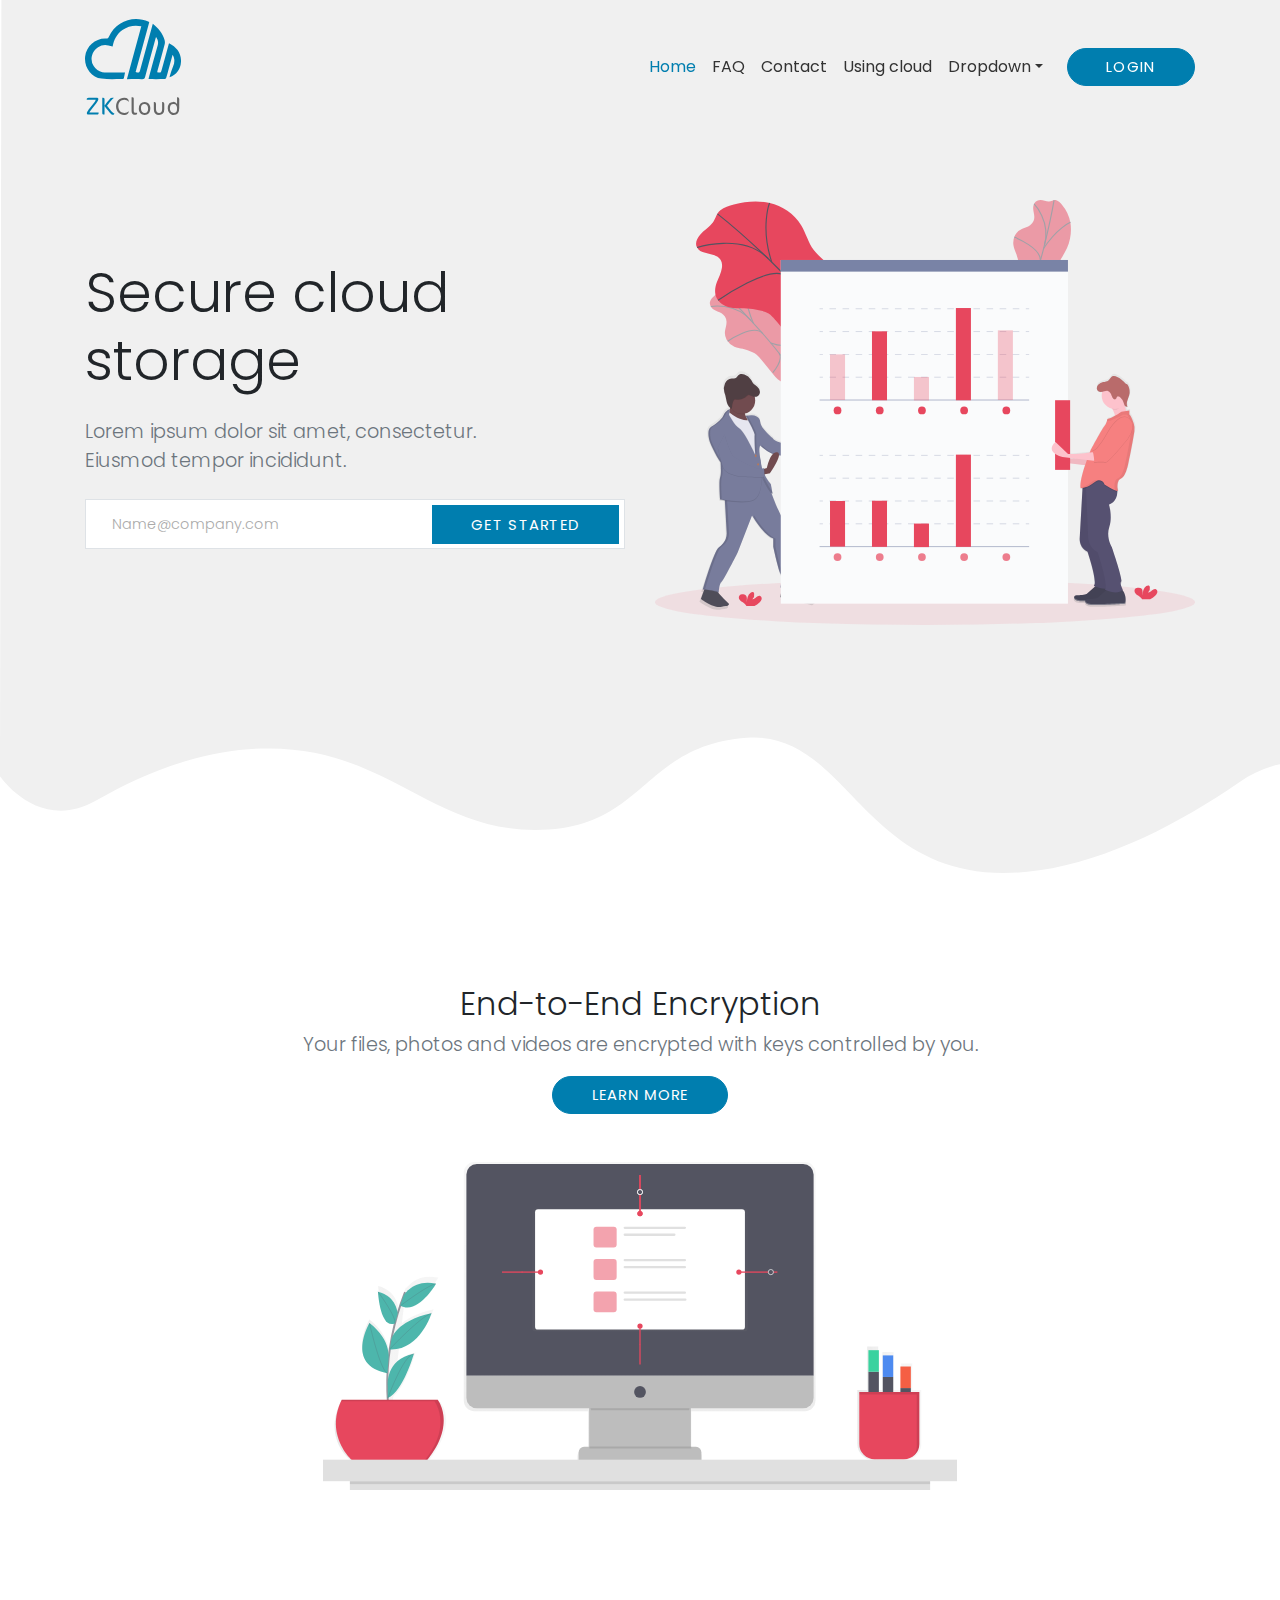
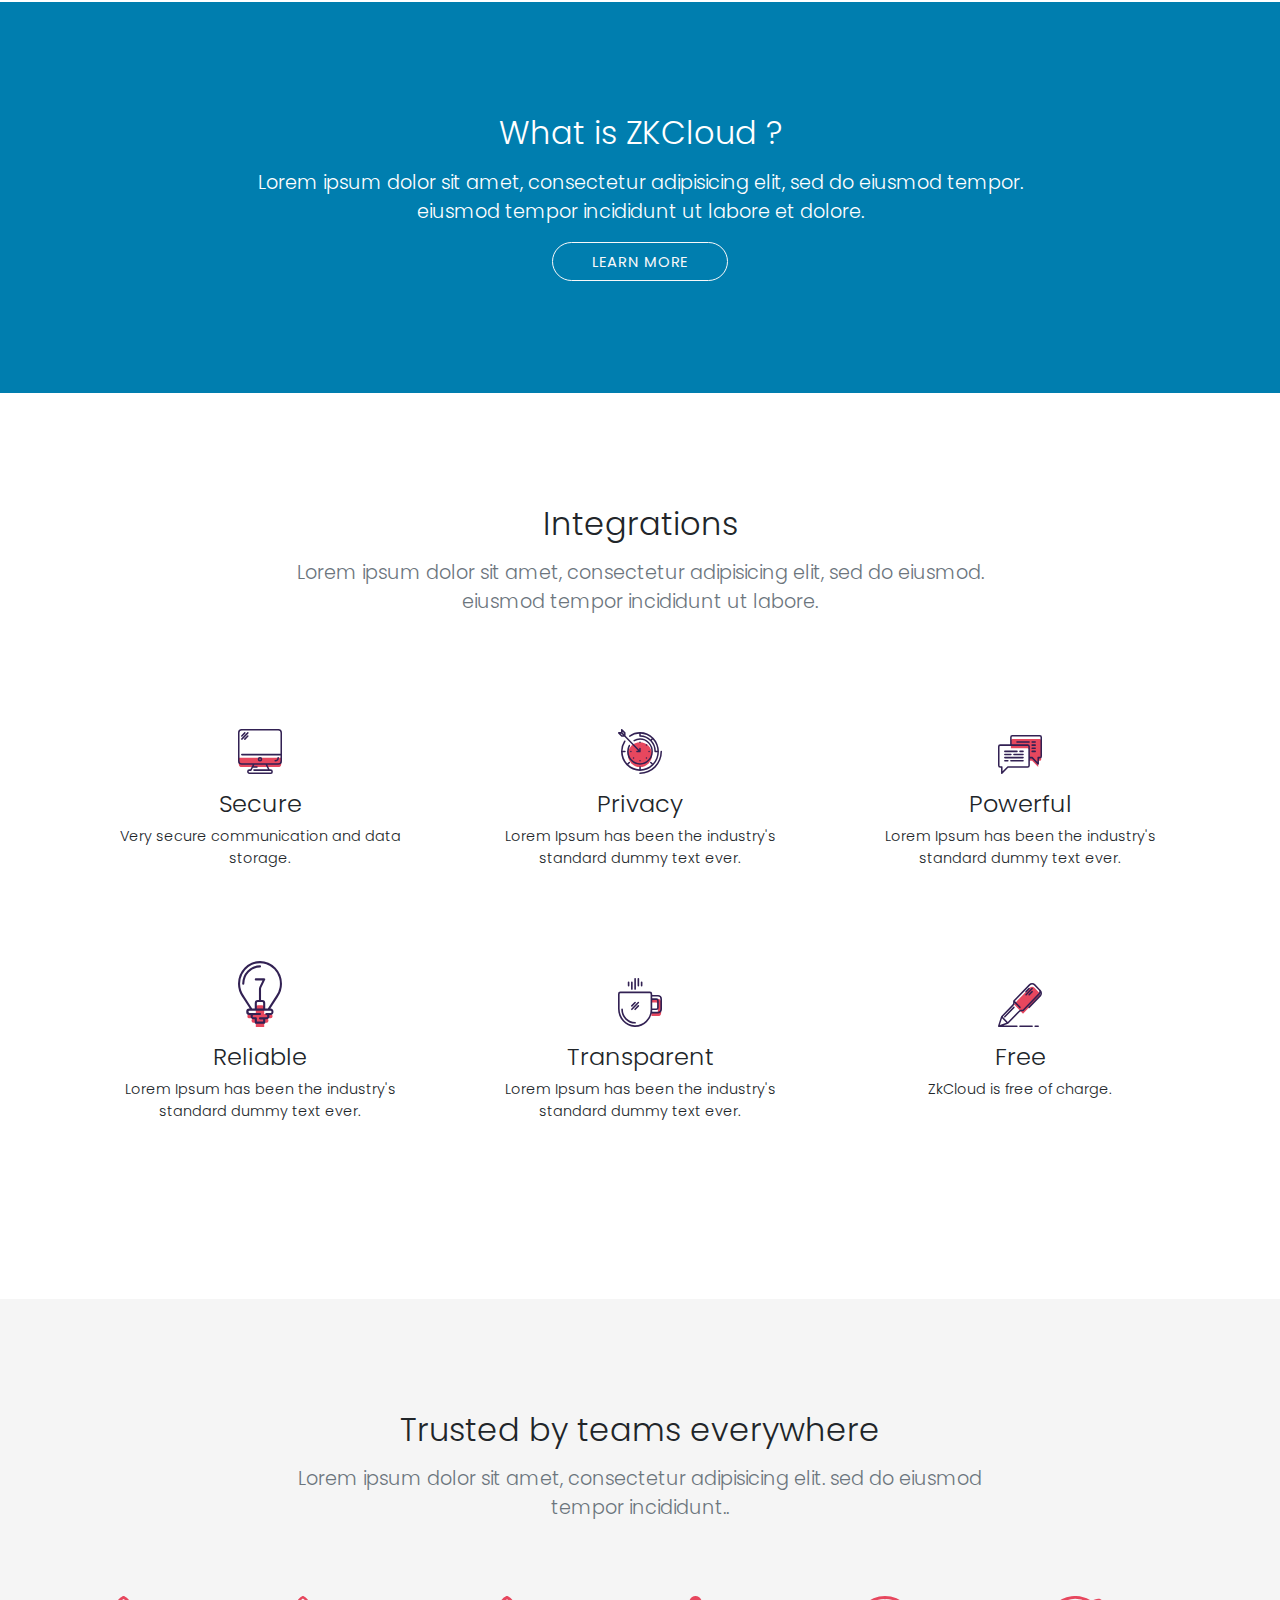
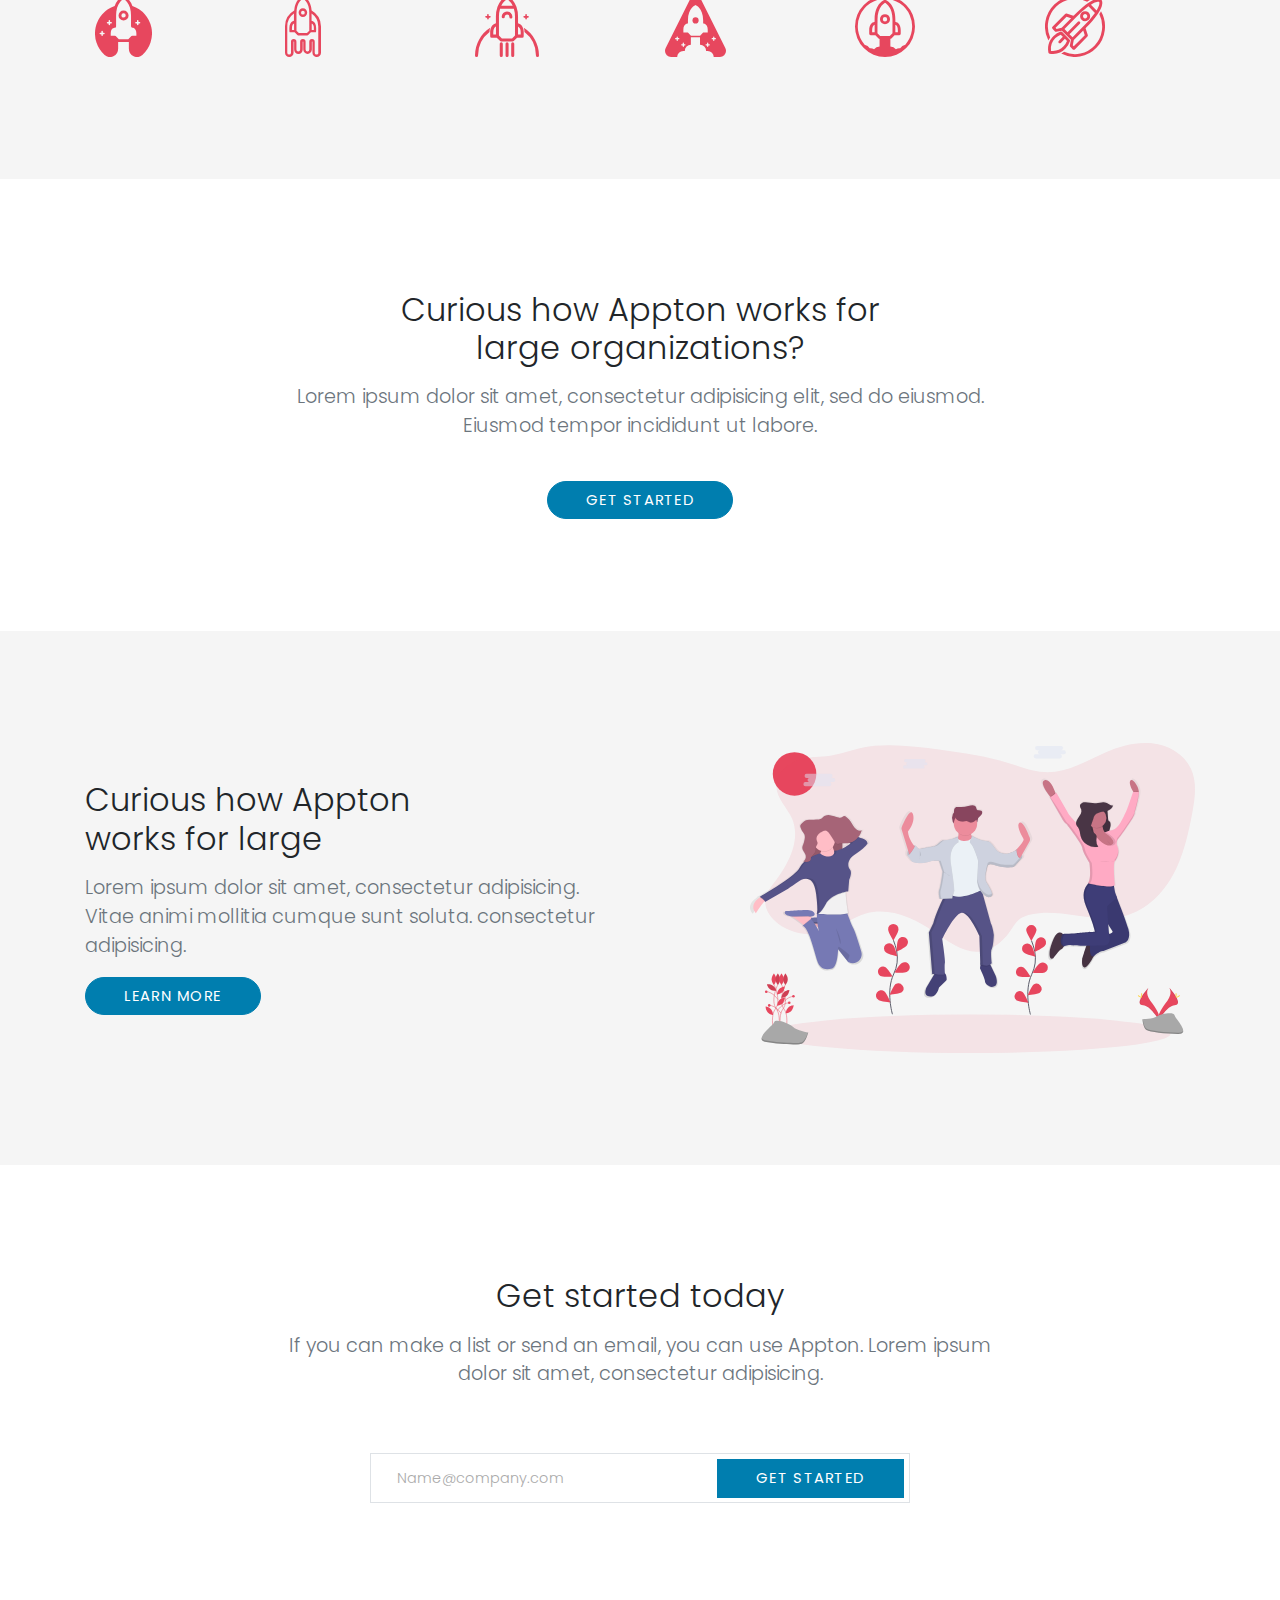
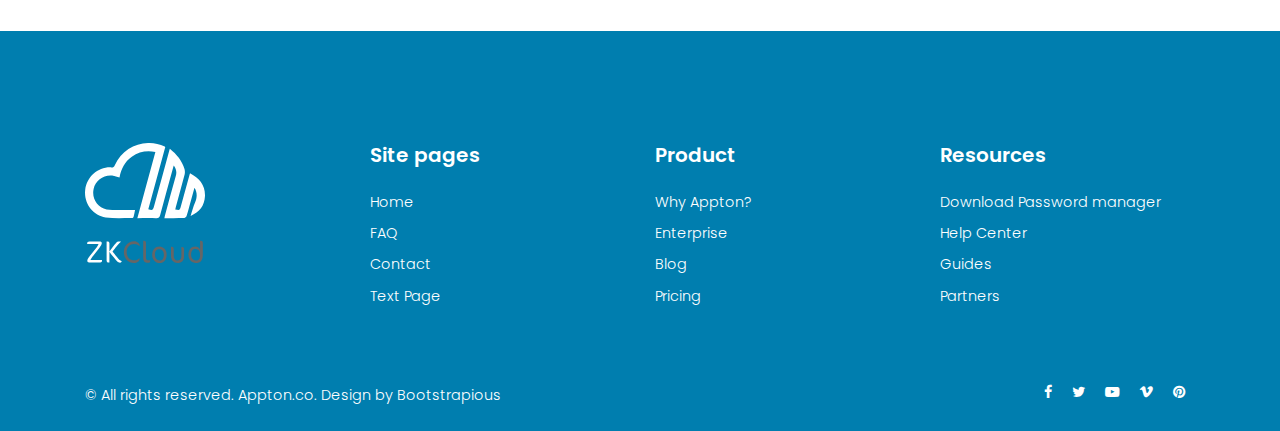
<file: index.html>
<!DOCTYPE html>
<html>
  <head>
    <meta charset="utf-8">
    <meta http-equiv="X-UA-Compatible" content="IE=edge">
    <title>Appton - Bootstrap 4 Template</title>
    <meta name="description" content="">
    <meta name="viewport" content="width=device-width, initial-scale=1">
    <meta name="robots" content="all,follow">
    <!-- Bootstrap CSS-->
    <link rel="stylesheet" href="vendor/bootstrap/css/bootstrap.min.css">
    <!-- Font Awesome CSS-->
    <link rel="stylesheet" href="vendor/font-awesome/css/font-awesome.min.css">
    <!-- Google fonts - Poppins-->
    <link rel="stylesheet" href="https://fonts.googleapis.com/css?family=Poppins:300,400,600">
    <!-- Lightbox-->
    <link rel="stylesheet" href="vendor/lightbox2/css/lightbox.css">
    <!-- Custom font icons-->
    <link rel="stylesheet" href="css/fontastic.css">
    <!-- theme stylesheet-->
    <link rel="stylesheet" href="css/style.css" id="theme-stylesheet">
    <!-- Custom stylesheet - for your changes-->
    <link rel="stylesheet" href="css/custom.css">
    <!-- Favicon-->
    <link rel="shortcut icon" href="img/favicon.png">
    <!-- Tweaks for older IEs--><!--[if lt IE 9]>
        <script src="https://oss.maxcdn.com/html5shiv/3.7.3/html5shiv.min.js"></script>
        <script src="https://oss.maxcdn.com/respond/1.4.2/respond.min.js"></script><![endif]-->
  </head>
  <body>
    <!-- navbar-->
    <header class="header">
      <nav class="navbar navbar-expand-lg fixed-top">
        <div class="container"><a href="./" class="navbar-brand"><img src="img/ZK_cloud.svg" alt="" class="img-fluid"></a>
          <button type="button" data-toggle="collapse" data-target="#navbarSupportedContent" aria-controls="navbarSupportedContent" aria-expanded="false" aria-label="Toggle navigation" class="navbar-toggler navbar-toggler-right">Menu<i class="fa fa-bars ml-2"></i></button>
          <div id="navbarSupportedContent" class="collapse navbar-collapse">
            <ul class="navbar-nav ml-auto">
                  <!-- Link-->
                  <li class="nav-item"> <a href="index.html" class="nav-link active">Home</a></li>
                  <!-- Link-->
                  <li class="nav-item"> <a href="faq.html" class="nav-link">FAQ</a></li>
                  <!-- Link-->
                  <li class="nav-item"> <a href="contact.html" class="nav-link">Contact</a></li>
                  <!-- Link-->
                  <li class="nav-item"> <a href="cloud.html" class="nav-link">Using cloud</a></li>
              <li class="nav-item dropdown"><a id="pages" href="#" data-toggle="dropdown" aria-haspopup="true" aria-expanded="false" class="nav-link dropdown-toggle">Dropdown</a>
                <div class="dropdown-menu"><a href="faq.html" class="dropdown-item">FAQ</a><a href="contact.html" class="dropdown-item">Contact</a><a href="text.html" class="dropdown-item">Text Page</a></div>
              </li>
            </ul><a href="#" data-toggle="modal" data-target="#login" class="btn btn-primary navbar-btn ml-0 ml-lg-3">Login </a>

         
          </div>
        </div>
      </nav>
    </header>
    <!-- Login Modal-->
    <div id="login" tabindex="-1" role="dialog" aria-hidden="true" class="modal fade bd-example-modal-lg">
      <div role="document" class="modal-dialog modal-dialog-centered modal-lg">
        <div class="modal-content">
          <div class="modal-header border-bottom-0">
            <button type="button" data-dismiss="modal" aria-label="Close" class="close"><span aria-hidden="true">×</span></button>
          </div>
          <div class="modal-body p-4 p-lg-5">
            <form action="#" class="login-form text-left">
              <div class="form-group mb-4">
                <label>Email address</label>
                <input type="email" name="email" placeholder="name@company.com" class="form-control">
              </div>
              <div class="form-group mb-4">
                <label>Password</label>
                <input type="password" name="password" placeholder="Min 8 characters" class="form-control">
              </div>
              <div class="form-group">
                <input type="submit" value="Login" class="btn btn-primary" onclick="document.location = 'indexFiles.html'"><br><br>
                <p>Don't have an account? <a href="https://www.w3schools.com/html/">Register</a></p>
                 
              </div>
            </form>
          </div>
        </div>
      </div>
    </div>

       <!-- Register Modal-->
    <div id="login" tabindex="-1" role="dialog" aria-hidden="true" class="modal fade bd-example-modal-lg">
      <div role="document" class="modal-dialog modal-dialog-centered modal-lg">
        <div class="modal-content">
          <div class="modal-header border-bottom-0">
            <button type="button" data-dismiss="modal" aria-label="Close" class="close"><span aria-hidden="true">×</span></button>
          </div>
          <div class="modal-body p-4 p-lg-5">
            <form action="#" class="login-form text-left">
              <div class="form-group mb-4">
                <label>Email address</label>
                <input type="email" name="email" placeholder="name@company.com" class="form-control">
              </div>
              <div class="form-group mb-4">
                <label>Password</label>
                <input type="password" name="password" placeholder="Min 8 characters" class="form-control">
              </div>
              <div class="form-group">
                <input type="submit" value="Login" class="btn btn-primary"><br><br>
                <p>Don't have an account? <a href="https://www.w3schools.com/html/">Register</a></p>
                 
              </div>
            </form>
          </div>
        </div>
      </div>
    </div>
    <!-- Hero Section-->
    <section class="hero">
      <div class="container mb-5">
        <div class="row align-items-center">
          <div class="col-lg-6">
            <h1 class="hero-heading mb-0">Secure cloud <br> storage</h1>
            <div class="row">
              <div class="col-lg-10">
                <p class="lead text-muted mt-4 mb-4">Lorem ipsum dolor sit amet, consectetur. Eiusmod tempor incididunt.</p>
              </div>
            </div>
            <form action="#" class="subscription-form">
              <div class="form-group">
                <input type="email" name="email" placeholder="Name@company.com" class="form-control">
                <button type="submit" class="btn btn-primary">Get Started</button>
              </div>
            </form>
          </div>
          <div class="col-lg-6"><img src="img/illustration-hero.svg" alt="..." class="hero-image img-fluid d-none d-lg-block"></div>
        </div>
      </div>
    </section>
    <!-- Intro Section-->
    <section>
      <div class="container">
        <div class="text-center">
          <h2>End-to-End Encryption </h2>
          <p class="lead text-muted mt-2">Your files, photos and videos are encrypted with keys controlled by you.</p><a href="#" class="btn btn-primary">Learn More</a>
        </div>
        <div class="row">
          <div class="col-lg-7 mx-auto mt-5"><img src="img/illustration-1.svg" alt="..." class="intro-image img-fluid"></div>
        </div>
      </div>
    </section>
    <!-- Divider Section-->
    <section class="bg-primary text-white">
      <div class="container">
        <div class="text-center">
          <h2>What is ZKCloud ?</h2>
          <div class="row">
            <div class="col-lg-9 mx-auto">
              <p class="lead text-white mt-2">Lorem ipsum dolor sit amet, consectetur adipisicing elit, sed do eiusmod tempor. eiusmod tempor incididunt ut labore et dolore.</p>
            </div>
          </div><a href="#" class="btn btn-outline-light">Learn More</a>
        </div>
      </div>
    </section>
    <!-- Integrations Section-->
    <section>
      <div class="container">
        <div class="text-center">
          <h2>Integrations</h2>
          <div class="row">
            <div class="col-lg-8 mx-auto">
              <p class="lead text-muted mt-2">Lorem ipsum dolor sit amet, consectetur adipisicing elit, sed do eiusmod. eiusmod tempor incididunt ut labore.</p>
            </div>
          </div>
        </div>
        <div class="integrations mt-5">
          <div class="row">
            <div class="col-lg-4">
              <div class="box text-center">
                <div class="icon d-flex align-items-end"><img src="img/monitor.svg" alt="..." class="img-fluid"></div>
                <h3 class="h4">Secure</h3>
                <p class="text-small font-weight-light">Very secure communication and data storage.</p>
              </div>
            </div>
            <div class="col-lg-4">
              <div class="box text-center">
                <div class="icon d-flex align-items-end"><img src="img/target.svg" alt="..." class="img-fluid"></div>
                <h3 class="h4">Privacy</h3>
                <p class="text-small font-weight-light">Lorem Ipsum has been the industry's standard dummy text ever.</p>
              </div>
            </div>
            <div class="col-lg-4">
              <div class="box text-center">
                <div class="icon d-flex align-items-end"><img src="img/chat.svg" alt="..." class="img-fluid"></div>
                <h3 class="h4">Powerful</h3>
                <p class="text-small font-weight-light">Lorem Ipsum has been the industry's standard dummy text ever.</p>
              </div>
            </div>
            <div class="col-lg-4">
              <div class="box text-center">
                <div class="icon d-flex align-items-end"><img src="img/idea.svg" alt="..." class="img-fluid"></div>
                <h3 class="h4">Reliable</h3>
                <p class="text-small font-weight-light">Lorem Ipsum has been the industry's standard dummy text ever.</p>
              </div>
            </div>
            <div class="col-lg-4">
              <div class="box text-center">
                <div class="icon d-flex align-items-end"><img src="img/coffee-cup.svg" alt="..." class="img-fluid"></div>
                <h3 class="h4">Transparent</h3>
                <p class="text-small font-weight-light">Lorem Ipsum has been the industry's standard dummy text ever.</p>
              </div>
            </div>
            <div class="col-lg-4">
              <div class="box text-center">
                <div class="icon d-flex align-items-end"><img src="img/pen.svg" alt="..." class="img-fluid"></div>
                <h3 class="h4">Free</h3>
                <p class="text-small font-weight-light">ZkCloud is free of charge.</p>
              </div>
            </div>
          </div>
        </div>
      </div>
    </section>
    <!-- CLients Section-->
    <section class="bg-gray">
      <div class="container">
        <div class="text-center">
          <h2>Trusted by teams everywhere</h2>
          <div class="row">
            <div class="col-lg-8 mx-auto">
              <p class="lead text-muted mt-2">Lorem ipsum dolor sit amet, consectetur adipisicing elit. sed do eiusmod tempor incididunt..</p>
            </div>
          </div>
        </div>
        <div class="clients mt-5">
          <div class="row">
            <div class="col-lg-2"><img src="img/client-1.svg" alt="" class="client-image img-fluid"></div>
            <div class="col-lg-2"><img src="img/client-2.svg" alt="" class="client-image img-fluid"></div>
            <div class="col-lg-2"><img src="img/client-3.svg" alt="" class="client-image img-fluid"></div>
            <div class="col-lg-2"><img src="img/client-4.svg" alt="" class="client-image img-fluid"></div>
            <div class="col-lg-2"><img src="img/client-5.svg" alt="" class="client-image img-fluid"></div>
            <div class="col-lg-2"><img src="img/client-6.svg" alt="" class="client-image img-fluid"></div>
          </div>
        </div>
      </div>
    </section>
    <!-- How it works section-->
    <section>
      <div class="container">
        <div class="text-center">
          <h2>Curious how Appton works for <br>large organizations?</h2>
          <div class="row">
            <div class="col-lg-8 mx-auto">
              <p class="lead text-muted mt-2">Lorem ipsum dolor sit amet, consectetur adipisicing elit, sed do eiusmod. Eiusmod tempor incididunt ut labore.</p>
            </div>
          </div><a href="#" class="btn btn-primary mt-4">Get Started</a>
        </div>
      </div>
    </section>
    <!-- How it works Section-->
    <section class="bg-gray">
      <div class="container text-center text-lg-left">
        <div class="row align-items-center">
          <div class="col-lg-7">
            <h2 class="divider-heading">Curious how Appton <br>works for large</h2>
            <div class="row">
              <div class="col-lg-10">
                <p class="lead divider-subtitle mt-2 text-muted">Lorem ipsum dolor sit amet, consectetur adipisicing. Vitae animi mollitia cumque sunt soluta. consectetur adipisicing.</p>
              </div>
            </div><a href="#" class="btn btn-primary">Learn More</a>
          </div>
          <div class="col-lg-5 mt-5 mt-lg-0"><img src="img/illustration-2.svg" alt="" class="divider-image img-fluid"></div>
        </div>
      </div>
    </section>
    <!-- Portfolio Section
    <section class="pb-0">
      <div class="container">
        <div class="text-center">
          <h2>Portfolio</h2>
          <p class="lead text-muted mt-2">You can make also a portfolio or image gallery.</p>
        </div>
        <div class="portfolio mt-5">
          <div class="row">
            <div class="col-lg-4 p-0"><a href="img/portfolio-1.jpg" data-lightbox="image-1" data-title="Some footer information" class="portfolio-item"><img src="img/portfolio-1.jpg" alt="image" class="img-fluid"></a></div>
            <div class="col-lg-4 p-0"><a href="img/portfolio-2.jpg" data-lightbox="image-1" data-title="Some footer information" class="portfolio-item"><img src="img/portfolio-2.jpg" alt="image" class="img-fluid"></a></div>
            <div class="col-lg-4 p-0"><a href="img/portfolio-3.jpg" data-lightbox="image-1" data-title="Some footer information" class="portfolio-item"><img src="img/portfolio-3.jpg" alt="image" class="img-fluid"></a></div>
            <div class="col-lg-4 p-0"><a href="img/portfolio-4.jpg" data-lightbox="image-1" data-title="Some footer information" class="portfolio-item"><img src="img/portfolio-4.jpg" alt="image" class="img-fluid"></a></div>
            <div class="col-lg-4 p-0"><a href="img/portfolio-5.jpg" data-lightbox="image-1" data-title="Some footer information" class="portfolio-item"><img src="img/portfolio-5.jpg" alt="image" class="img-fluid"></a></div>
            <div class="col-lg-4 p-0"><a href="img/portfolio-6.jpg" data-lightbox="image-1" data-title="Some footer information" class="portfolio-item"><img src="img/portfolio-6.jpg" alt="image" class="img-fluid"></a></div>
          </div>
        </div>
      </div>
    </section>-->
    <!-- Get Started Section-->
    <section class="get-started">
      <div class="container text-center">
        <h2>Get started today</h2>
        <div class="row">
          <div class="col-lg-8 m-auto">
            <p class="lead text-muted mt-2">If you can make a list or send an email, you can use Appton. Lorem ipsum dolor sit amet, consectetur adipisicing.</p>
          </div>
        </div>
        <div class="row">
          <div class="col-lg-6 mx-auto">
            <form action="#" class="subscription-form mt-5">
              <div class="form-group">
                <input type="email" name="email" placeholder="Name@company.com" class="form-control">
                <button type="submit" class="btn btn-primary">Get Started</button>
              </div>
            </form>
          </div>
        </div>
      </div>
    </section>
    <footer class="main-footer">
      <div class="container">
        <div class="row">
          <div class="col-lg-3 mb-5 mb-lg-0">
            <div class="footer-logo"><img src="img/ZK_cloud - Copy.svg" alt="..." class="img-fluid"></div>
          </div>
          <div class="col-lg-3 mb-5 mb-lg-0">
            <h5 class="footer-heading">Site pages</h5>
            <ul class="list-unstyled">
              <li> <a href="index.html" class="footer-link">Home</a></li>
              <li> <a href="faq.html" class="footer-link">FAQ</a></li>
              <li> <a href="contact.html" class="footer-link">Contact</a></li>
              <li> <a href="text.html" class="footer-link">Text Page</a></li>
            </ul>
          </div>
          <div class="col-lg-3 mb-5 mb-lg-0">
            <h5 class="footer-heading">Product</h5>
            <ul class="list-unstyled">
              <li> <a href="#" class="footer-link">Why Appton?</a></li>
              <li> <a href="#" class="footer-link">Enterprise</a></li>
              <li> <a href="#" class="footer-link">Blog</a></li>
              <li> <a href="#" class="footer-link">Pricing</a></li>
            </ul>
          </div>
          <div class="col-lg-3">
            <h5 class="footer-heading">Resources</h5>
            <ul class="list-unstyled">
              <li> <a href="download/PM64/PasswordManager_setup.exe" class="footer-link">Download Password manager</a></li>
              <li> <a href="#" class="footer-link">Help Center</a></li>
              <li> <a href="#" class="footer-link">Guides</a></li>
              <li> <a href="#" class="footer-link">Partners</a></li>
            </ul>
          </div>
        </div>
      </div>
      <div class="copyrights">
        <div class="container">
          <div class="row">
            <div class="col-lg-6 text-center text-lg-left">
              <p class="copyrights-text mb-3 mb-lg-0">&copy; All rights reserved. Appton.co. Design by <a href="https://bootstrapious.com/p/big-bootstrap-tutorial" class="external footer-link">Bootstrapious </a></p>
              <!-- If you want to remove the backlink, please purchase a license for this template @ https://bootstrapious.com/attribution-free-license. Big thanks!-->
              
            </div>
            <div class="col-lg-6 text-center text-lg-right">
              <ul class="list-inline social mb-0">
                <li class="list-inline-item"><a href="#" class="social-link"><i class="fa fa-facebook"></i></a><a href="#" class="social-link"><i class="fa fa-twitter"></i></a><a href="#" class="social-link"><i class="fa fa-youtube-play"></i></a><a href="#" class="social-link"><i class="fa fa-vimeo"></i></a><a href="#" class="social-link"><i class="fa fa-pinterest"></i></a></li>
              </ul>
            </div>
          </div>
        </div>
      </div>
    </footer>
    <!-- JavaScript files-->
    <script src="vendor/jquery/jquery.min.js"></script>
    <script src="vendor/bootstrap/js/bootstrap.bundle.min.js"></script>
    <script src="vendor/jquery.cookie/jquery.cookie.js"> </script>
    <script src="vendor/lightbox2/js/lightbox.js"></script>
    <script src="js/front.js"></script>
  </body>
</html>
</file>
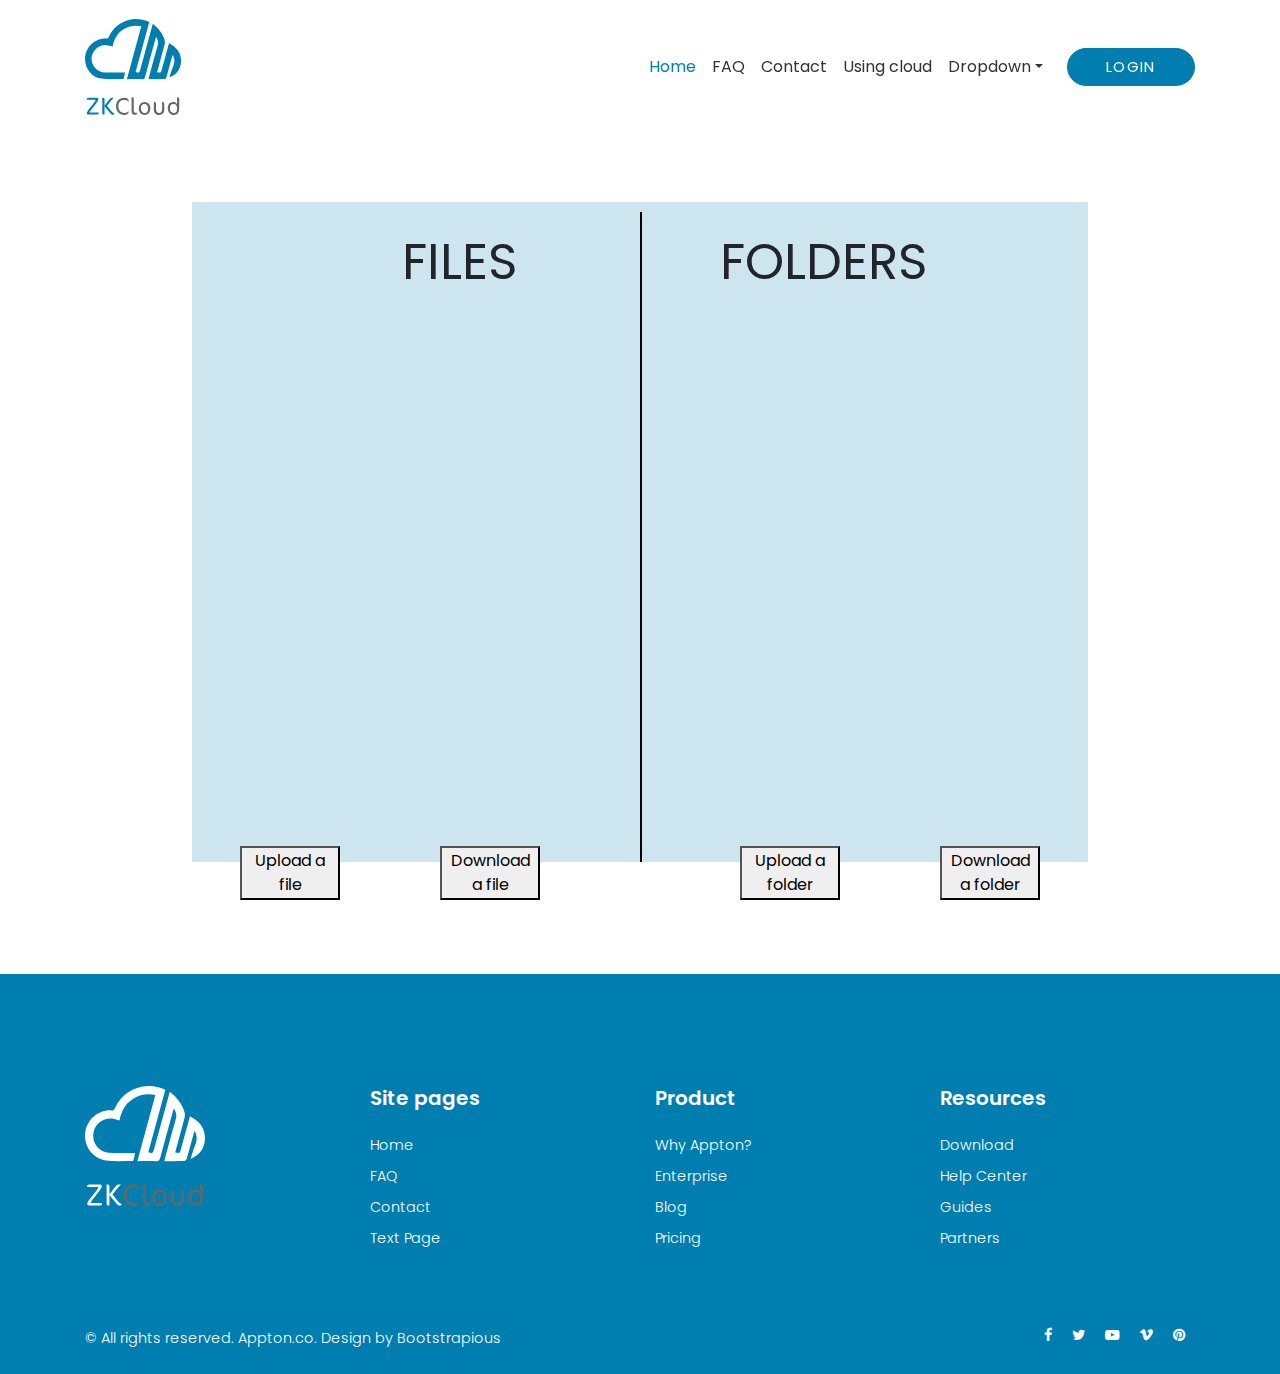
<file: cloud.html>
<!DOCTYPE html>
<html>
  <head>
    <meta charset="utf-8">
    <meta http-equiv="X-UA-Compatible" content="IE=edge">
    <title>Home</title>
    <meta name="description" content="">
    <meta name="viewport" content="width=device-width, initial-scale=1">
    <meta name="robots" content="all,follow">
    <!-- Bootstrap CSS-->
    <link rel="stylesheet" href="vendor/bootstrap/css/bootstrap.min.css">
    <!-- Font Awesome CSS-->
    <link rel="stylesheet" href="vendor/font-awesome/css/font-awesome.min.css">
    <!-- Google fonts - Poppins-->
    <link rel="stylesheet" href="https://fonts.googleapis.com/css?family=Poppins:300,400,600">
    <!-- Lightbox-->
    <link rel="stylesheet" href="vendor/lightbox2/css/lightbox.css">
    <!-- Custom font icons-->
    <link rel="stylesheet" href="css/fontastic.css">
    <!-- theme stylesheet-->
    <link rel="stylesheet" href="css/style.css" id="theme-stylesheet">
    <!-- Custom stylesheet - for your changes-->
    <link rel="stylesheet" href="css/custom.css">
    <!-- Favicon-->
    <link rel="shortcut icon" href="img/favicon.png">
    <!-- Tweaks for older IEs--><!--[if lt IE 9]>
        <script src="https://oss.maxcdn.com/html5shiv/3.7.3/html5shiv.min.js"></script>
        <script src="https://oss.maxcdn.com/respond/1.4.2/respond.min.js"></script><![endif]-->
    <style>
      #home{
                border: 3px;
                box-sizing: border-box;
                padding: 90px;
                margin: auto;
                width:70%;
                height: 660px;
                background: rgba(0,126,175,0.2);
                text-align: center;
                display: block;

            }
         .vertical { 
            border-left: 2px solid black; 
            height: 650px; 
            position:absolute; 
            left: 50%; 
            margin-top: -80px;
        } 

        .uploadFileButton{
             position: absolute;
            left: 50%;
            width: 100px;
            margin-left: -400px;
            bottom:0px;
                }

          .downloadFileButton{
             position: absolute;
            left: 50%;
            width: 100px;
            margin-left: -200px;
            bottom:0px;
                }
          .uploadFolderButton{
             position: absolute;
            right: 50%;
            width: 100px;
            margin-right: -200px;
            bottom:0px;
                }
            
          .downloadFolderButton{
            position: absolute;
            right: 50%;
            width: 100px;
            margin-right: -400px;
            bottom:0px;
                }


        }

    </style>
  </head>
  <body>
    <!-- navbar-->
    <header class="header">
      <nav class="navbar navbar-expand-lg fixed-top">
        <div class="container"><a href="./" class="navbar-brand"><img src="img/ZK_cloud.svg" alt="" class="img-fluid"></a>
          <button type="button" data-toggle="collapse" data-target="#navbarSupportedContent" aria-controls="navbarSupportedContent" aria-expanded="false" aria-label="Toggle navigation" class="navbar-toggler navbar-toggler-right">Menu<i class="fa fa-bars ml-2"></i></button>
          <div id="navbarSupportedContent" class="collapse navbar-collapse">
            <ul class="navbar-nav ml-auto">
                  <!-- Link-->
                  <li class="nav-item"> <a href="index.html" class="nav-link active">Home</a></li>
                  <!-- Link-->
                  <li class="nav-item"> <a href="faq.html" class="nav-link">FAQ</a></li>
                  <!-- Link-->
                  <li class="nav-item"> <a href="contact.html" class="nav-link">Contact</a></li>
                  <!-- Link-->
                  <li class="nav-item"> <a href="cloud.html" class="nav-link">Using cloud</a></li>
              <li class="nav-item dropdown"><a id="pages" href="#" data-toggle="dropdown" aria-haspopup="true" aria-expanded="false" class="nav-link dropdown-toggle">Dropdown</a>
                <div class="dropdown-menu"><a href="faq.html" class="dropdown-item">FAQ</a><a href="contact.html" class="dropdown-item">Contact</a><a href="text.html" class="dropdown-item">Text Page</a></div>
              </li>
            </ul><a href="#" data-toggle="modal" data-target="#login" class="btn btn-primary navbar-btn ml-0 ml-lg-3">Login </a>

         
          </div>
        </div>
      </nav>
    </header>
    <!-- Login Modal-->
    <div id="login" tabindex="-1" role="dialog" aria-hidden="true" class="modal fade bd-example-modal-lg">
      <div role="document" class="modal-dialog modal-dialog-centered modal-lg">
        <div class="modal-content">
          <div class="modal-header border-bottom-0">
            <button type="button" data-dismiss="modal" aria-label="Close" class="close"><span aria-hidden="true">×</span></button>
          </div>
          <div class="modal-body p-4 p-lg-5">
            <form action="#" class="login-form text-left">
              <div class="form-group mb-4">
                <label>Email address</label>
                <input type="email" name="email" placeholder="name@company.com" class="form-control">
              </div>
              <div class="form-group mb-4">
                <label>Password</label>
                <input type="password" name="password" placeholder="Min 8 characters" class="form-control">
              </div>
              <div class="form-group">
                <input type="submit" value="Login" class="btn btn-primary"><br><br>
                <p>Don't have an account? <a href="https://www.w3schools.com/html/">Register</a></p>
                 
              </div>
            </form>
          </div>
        </div>
      </div>
    </div>

       <!-- Register Modal-->
    <div id="login" tabindex="-1" role="dialog" aria-hidden="true" class="modal fade bd-example-modal-lg">
      <div role="document" class="modal-dialog modal-dialog-centered modal-lg">
        <div class="modal-content">
          <div class="modal-header border-bottom-0">
            <button type="button" data-dismiss="modal" aria-label="Close" class="close"><span aria-hidden="true">×</span></button>
          </div>
          <div class="modal-body p-4 p-lg-5">
            <form action="#" class="login-form text-left">
              <div class="form-group mb-4">
                <label>Email address</label>
                <input type="email" name="email" placeholder="name@company.com" class="form-control">
              </div>
              <div class="form-group mb-4">
                <label>Password</label>
                <input type="password" name="password" placeholder="Min 8 characters" class="form-control">
              </div>
              <div class="form-group">
                <input type="submit" value="Login" class="btn btn-primary"><br><br>
                <p>Don't have an account? <a href="https://www.w3schools.com/html/">Register</a></p>
                 
              </div>
            </form>
          </div>
        </div>
      </div>
    </div>
    













    <section>

      <div class="container" id="home" style="margin-top: 90px;">
         <div style="float: left;">
          <h2 style="margin-left:120px;margin-top: -60px;font-size: 50px;"><b>FILES</b></h2>
         
          <button class="uploadFileButton">Upload a file</button>
          <button class="downloadFileButton">Download a file</button>
          </div>
          <div style="float: right;">
            <h2 style="margin-right:70px;margin-top: -60px; font-size: 50px;"><b>FOLDERS</b></h2>

            <button class="uploadFolderButton">Upload a folder</button>
          <button class="downloadFolderButton">Download a folder</button>
          </div>



        <div class="vertical">
        </div>
      
          
           
      
      </div>

    </section>
    

































    <footer class="main-footer">
      <div class="container">
        <div class="row">
          <div class="col-lg-3 mb-5 mb-lg-0">
            <div class="footer-logo"><img src="img/ZK_cloud - Copy.svg" alt="..." class="img-fluid"></div>
          </div>
          <div class="col-lg-3 mb-5 mb-lg-0">
            <h5 class="footer-heading">Site pages</h5>
            <ul class="list-unstyled">
              <li> <a href="index.html" class="footer-link">Home</a></li>
              <li> <a href="faq.html" class="footer-link">FAQ</a></li>
              <li> <a href="contact.html" class="footer-link">Contact</a></li>
              <li> <a href="text.html" class="footer-link">Text Page</a></li>
            </ul>
          </div>
          <div class="col-lg-3 mb-5 mb-lg-0">
            <h5 class="footer-heading">Product</h5>
            <ul class="list-unstyled">
              <li> <a href="#" class="footer-link">Why Appton?</a></li>
              <li> <a href="#" class="footer-link">Enterprise</a></li>
              <li> <a href="#" class="footer-link">Blog</a></li>
              <li> <a href="#" class="footer-link">Pricing</a></li>
            </ul>
          </div>
          <div class="col-lg-3">
            <h5 class="footer-heading">Resources</h5>
            <ul class="list-unstyled">
              <li> <a href="#" class="footer-link">Download</a></li>
              <li> <a href="#" class="footer-link">Help Center</a></li>
              <li> <a href="#" class="footer-link">Guides</a></li>
              <li> <a href="#" class="footer-link">Partners</a></li>
            </ul>
          </div>
        </div>
      </div>
      <div class="copyrights">
        <div class="container">
          <div class="row">
            <div class="col-lg-6 text-center text-lg-left">
              <p class="copyrights-text mb-3 mb-lg-0">&copy; All rights reserved. Appton.co. Design by <a href="https://bootstrapious.com/p/big-bootstrap-tutorial" class="external footer-link">Bootstrapious </a></p>
              <!-- If you want to remove the backlink, please purchase a license for this template @ https://bootstrapious.com/attribution-free-license. Big thanks!-->
              
            </div>
            <div class="col-lg-6 text-center text-lg-right">
              <ul class="list-inline social mb-0">
                <li class="list-inline-item"><a href="#" class="social-link"><i class="fa fa-facebook"></i></a><a href="#" class="social-link"><i class="fa fa-twitter"></i></a><a href="#" class="social-link"><i class="fa fa-youtube-play"></i></a><a href="#" class="social-link"><i class="fa fa-vimeo"></i></a><a href="#" class="social-link"><i class="fa fa-pinterest"></i></a></li>
              </ul>
            </div>
          </div>
        </div>
      </div>
    </footer>
    <!-- JavaScript files-->
    <script src="vendor/jquery/jquery.min.js"></script>
    <script src="vendor/bootstrap/js/bootstrap.bundle.min.js"></script>
    <script src="vendor/jquery.cookie/jquery.cookie.js"> </script>
    <script src="vendor/lightbox2/js/lightbox.js"></script>
    <script src="js/front.js"></script>
  </body>
</html>
</file>
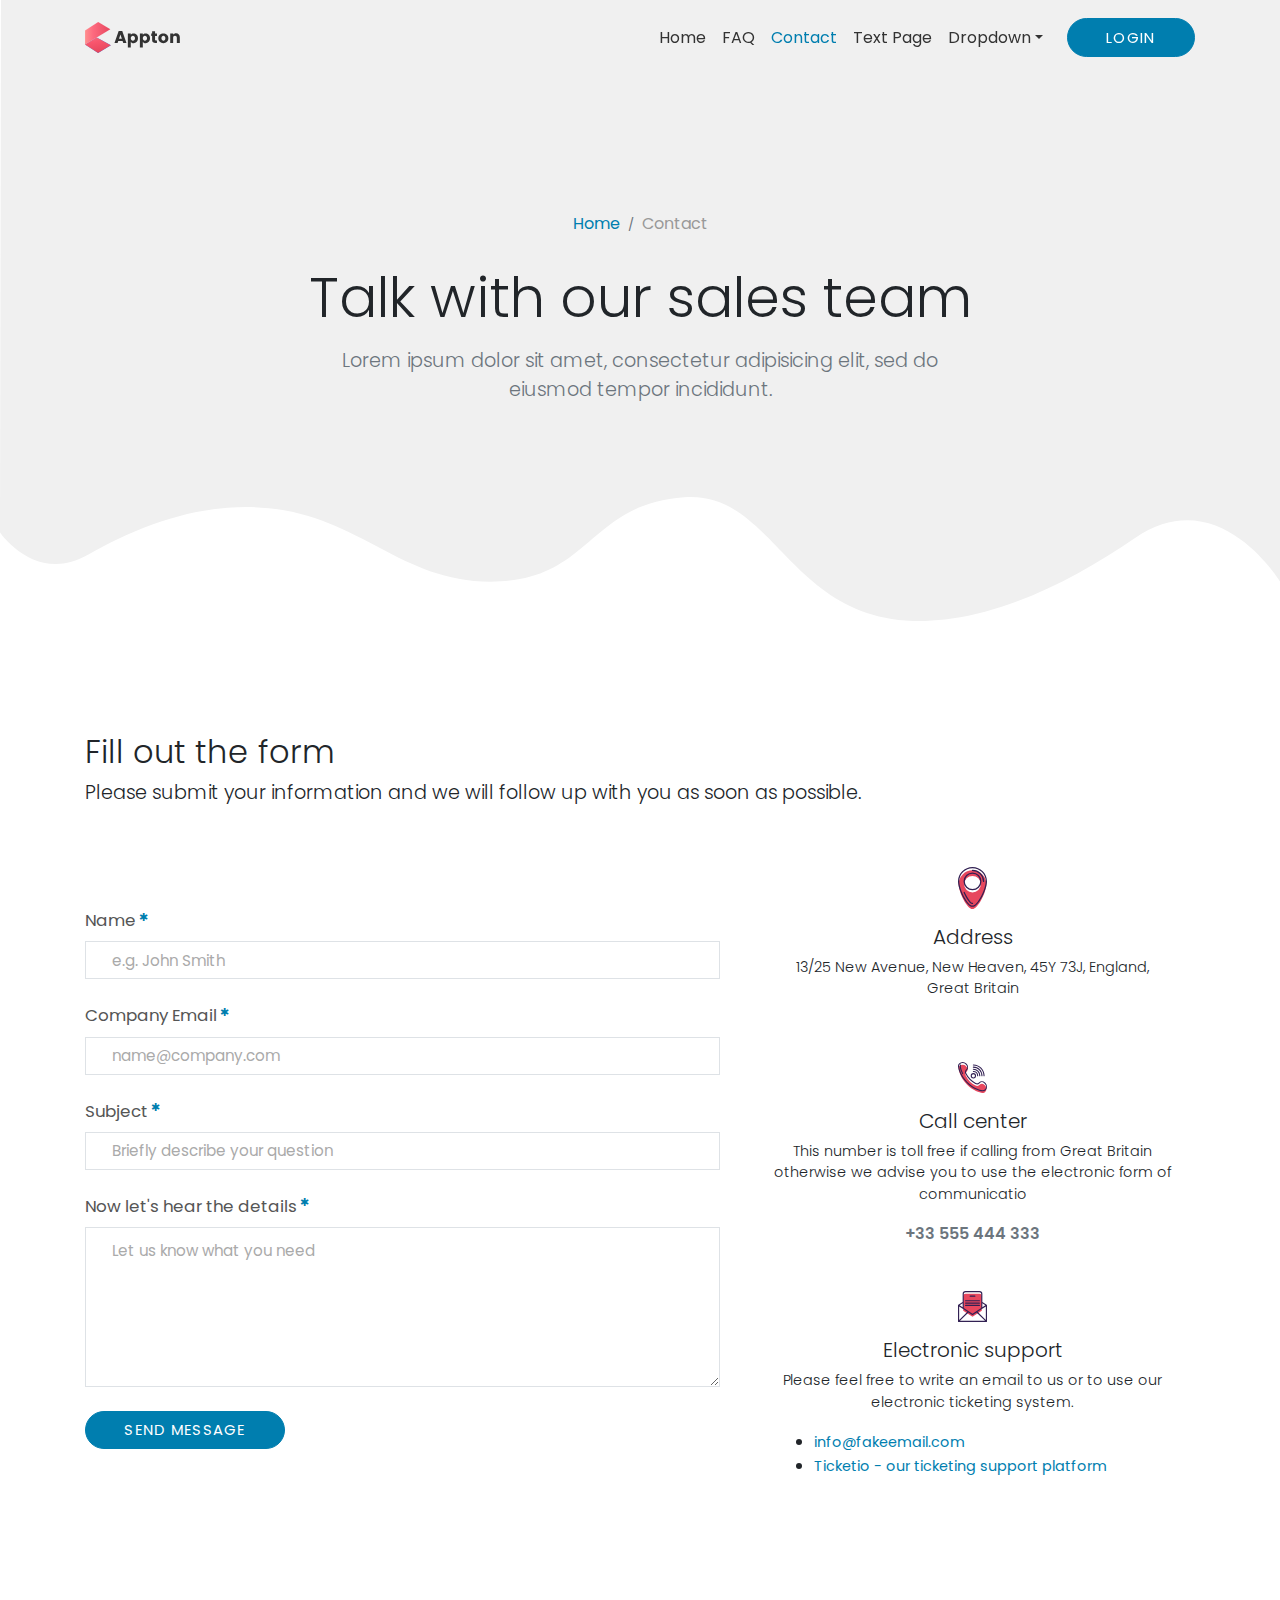
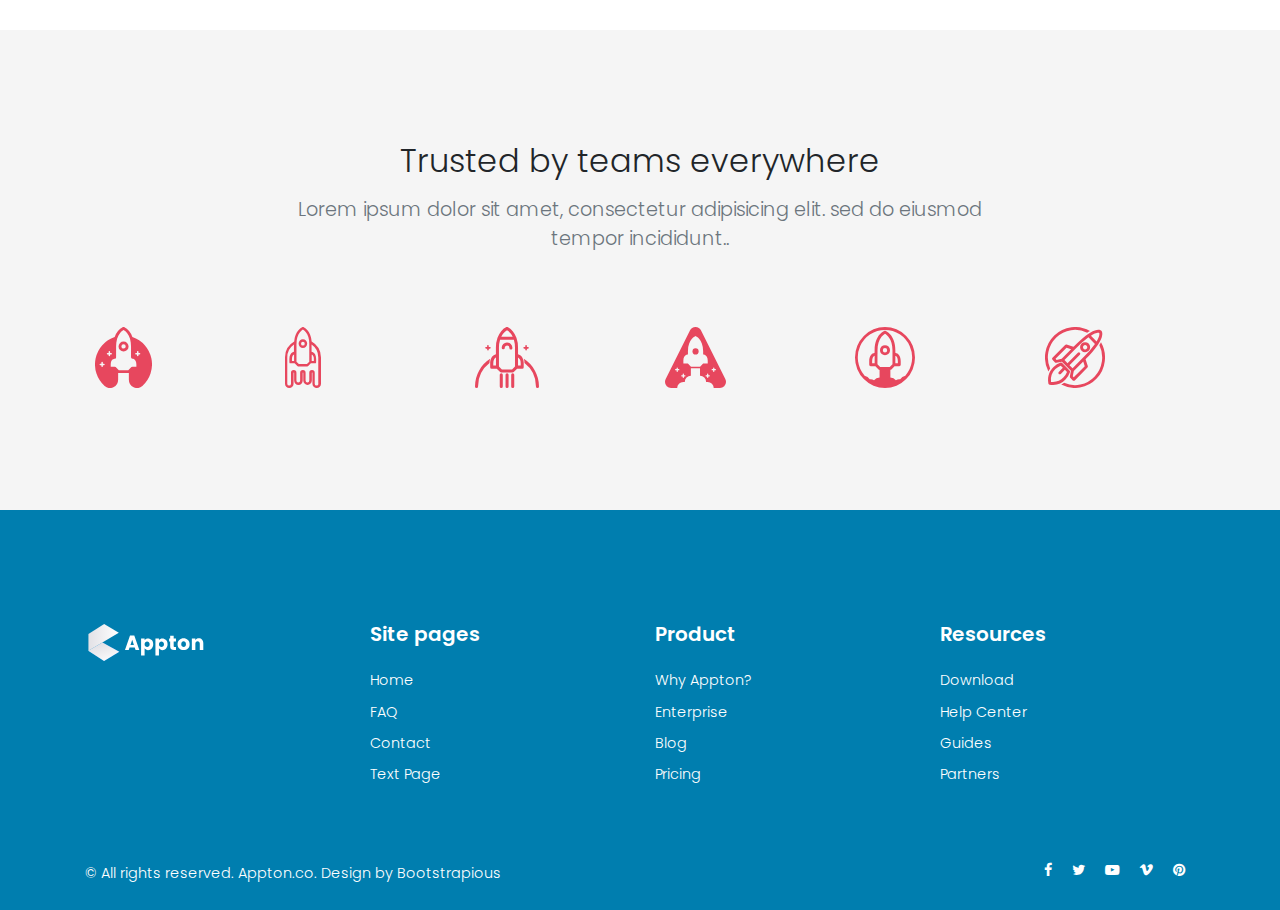
<file: contact.html>
<!DOCTYPE html>
<html>
  <head>
    <meta charset="utf-8">
    <meta http-equiv="X-UA-Compatible" content="IE=edge">
    <title>Appton - Bootstrap 4 Template</title>
    <meta name="description" content="">
    <meta name="viewport" content="width=device-width, initial-scale=1">
    <meta name="robots" content="all,follow">
    <!-- Bootstrap CSS-->
    <link rel="stylesheet" href="vendor/bootstrap/css/bootstrap.min.css">
    <!-- Font Awesome CSS-->
    <link rel="stylesheet" href="vendor/font-awesome/css/font-awesome.min.css">
    <!-- Google fonts - Poppins-->
    <link rel="stylesheet" href="https://fonts.googleapis.com/css?family=Poppins:300,400,600">
    <!-- Lightbox-->
    <link rel="stylesheet" href="vendor/lightbox2/css/lightbox.css">
    <!-- Custom font icons-->
    <link rel="stylesheet" href="css/fontastic.css">
    <!-- theme stylesheet-->
    <link rel="stylesheet" href="css/style.default.css" id="theme-stylesheet">
    <!-- Custom stylesheet - for your changes-->
    <link rel="stylesheet" href="css/custom.css">
    <!-- Favicon-->
    <link rel="shortcut icon" href="img/favicon.png">
    <!-- Tweaks for older IEs--><!--[if lt IE 9]>
        <script src="https://oss.maxcdn.com/html5shiv/3.7.3/html5shiv.min.js"></script>
        <script src="https://oss.maxcdn.com/respond/1.4.2/respond.min.js"></script><![endif]-->
  </head>
  <body>
    <!-- navbar-->
    <header class="header">
      <nav class="navbar navbar-expand-lg fixed-top">
        <div class="container"><a href="./" class="navbar-brand"><img src="img/logo.svg" alt="" class="img-fluid"></a>
          <button type="button" data-toggle="collapse" data-target="#navbarSupportedContent" aria-controls="navbarSupportedContent" aria-expanded="false" aria-label="Toggle navigation" class="navbar-toggler navbar-toggler-right">Menu<i class="fa fa-bars ml-2"></i></button>
          <div id="navbarSupportedContent" class="collapse navbar-collapse">
            <ul class="navbar-nav ml-auto">
                  <!-- Link-->
                  <li class="nav-item"> <a href="index.html" class="nav-link">Home</a></li>
                  <!-- Link-->
                  <li class="nav-item"> <a href="faq.html" class="nav-link">FAQ</a></li>
                  <!-- Link-->
                  <li class="nav-item"> <a href="contact.html" class="nav-link active">Contact</a></li>
                  <!-- Link-->
                  <li class="nav-item"> <a href="text.html" class="nav-link">Text Page</a></li>
              <li class="nav-item dropdown"><a id="pages" href="#" data-toggle="dropdown" aria-haspopup="true" aria-expanded="false" class="nav-link dropdown-toggle">Dropdown</a>
                <div class="dropdown-menu"><a href="faq.html" class="dropdown-item">FAQ</a><a href="contact.html" class="dropdown-item">Contact</a><a href="text.html" class="dropdown-item">Text Page</a></div>
              </li>
            </ul><a href="#" data-toggle="modal" data-target="#login" class="btn btn-primary navbar-btn ml-0 ml-lg-3">Login </a>
          </div>
        </div>
      </nav>
    </header>
    <!-- Login Modal-->
    <div id="login" tabindex="-1" role="dialog" aria-hidden="true" class="modal fade bd-example-modal-lg">
      <div role="document" class="modal-dialog modal-dialog-centered modal-lg">
        <div class="modal-content">
          <div class="modal-header border-bottom-0">
            <button type="button" data-dismiss="modal" aria-label="Close" class="close"><span aria-hidden="true">×</span></button>
          </div>
          <div class="modal-body p-4 p-lg-5">
            <form action="#" class="login-form text-left">
              <div class="form-group mb-4">
                <label>Email address</label>
                <input type="email" name="email" placeholder="name@company.com" class="form-control">
              </div>
              <div class="form-group mb-4">
                <label>Password</label>
                <input type="password" name="password" placeholder="Min 8 characters" class="form-control">
              </div>
              <div class="form-group">
                <input type="submit" value="Login" class="btn btn-primary">
              </div>
            </form>
          </div>
        </div>
      </div>
    </div>
    <!-- Hero Section-->
    <section class="hero">
      <div class="container text-center">
        <!-- breadcrumb-->
        <nav aria-label="breadcrumb" class="d-flex justify-content-center">
          <ol class="breadcrumb">
            <li class="breadcrumb-item"><a href="index.html" class="animsition-link">Home</a></li>
            <li aria-current="page" class="breadcrumb-item active">Contact </li>
          </ol>
        </nav>
        <h1 class="hero-heading">Talk with our sales team</h1>
        <div class="row">
          <div class="col-lg-7 mx-auto">
            <p class="lead text-muted mt-2">Lorem ipsum dolor sit amet, consectetur adipisicing elit, sed do eiusmod tempor incididunt.</p>
          </div>
        </div>
      </div>
    </section>
    <!-- Contact Section-->
    <section>
      <div class="container">
        <header class="section-header">
          <h2 class="mb-2">Fill out the form</h2>
          <p class="lead">Please submit your information and we will follow up with you as soon as possible.</p>
        </header>
        <div class="row align-items-center mt-5">
          <div class="col-lg-7">
            <form action="#" class="contact-form text-left">
              <div class="form-group mb-4">
                <label>Name<sup class="text-primary">&#10033;</sup></label>
                <input type="text" name="name" placeholder="e.g. John Smith" class="form-control">
              </div>
              <div class="form-group mb-4">
                <label>Company Email<sup class="text-primary">&#10033;</sup></label>
                <input type="text" name="email" placeholder="name@company.com" class="form-control">
              </div>
              <div class="form-group mb-4">
                <label>Subject<sup class="text-primary">&#10033;</sup></label>
                <input type="text" name="subject" placeholder="Briefly describe your question" class="form-control">
              </div>
              <div class="form-group mb-4">
                <label>Now let's hear the details<sup class="text-primary">&#10033;</sup></label>
                <textarea name="message" placeholder="Let us know what you need" class="form-control"></textarea>
              </div>
              <div class="form-group">
                <input type="submit" value="Send message" class="btn btn-primary">
              </div>
            </form>
          </div>
          <div class="col-lg-5 contact-details mt-5 mt-lg-0">
            <div class="box">
              <div class="icon d-flex align-items-end"><img src="img/placeholder.svg" alt="" class="img-fluid"></div>
              <h5>Address</h5>
              <p class="text-small font-weight-light">13/25 New Avenue, New Heaven, 45Y 73J, England, Great Britain</p>
            </div>
            <div class="box">
              <div class="icon d-flex align-items-end"><img src="img/technology.svg" alt="" class="img-fluid"></div>
              <h5>Call center</h5>
              <p class="text-small font-weight-light">This number is toll free if calling from Great Britain otherwise we advise you to use the electronic form of communicatio</p><strong class="text-muted">+33 555 444 333</strong>
            </div>
            <div class="box">
              <div class="icon d-flex align-items-end"><img src="img/multimedia.svg" alt="" class="img-fluid"></div>
              <h5>Electronic support</h5>
              <p class="text-small font-weight-light">Please feel free to write an email to us or to use our electronic ticketing system.</p>
              <ul class="text-left">
                <li><a href="mailto:info@fakeemail.com" class="text-small">info@fakeemail.com</a></li>
                <li><a href="#" class="text-small">Ticketio - our ticketing support platform </a></li>
              </ul>
            </div>
          </div>
        </div>
      </div>
    </section>
    <!-- CLients Section-->
    <section class="bg-gray">
      <div class="container">
        <div class="text-center">
          <h2>Trusted by teams everywhere</h2>
          <div class="row">
            <div class="col-lg-8 mx-auto">
              <p class="lead text-muted mt-2">Lorem ipsum dolor sit amet, consectetur adipisicing elit. sed do eiusmod tempor incididunt..</p>
            </div>
          </div>
        </div>
        <div class="clients mt-5">
          <div class="row">
            <div class="col-lg-2"><img src="img/client-1.svg" alt="" class="client-image img-fluid"></div>
            <div class="col-lg-2"><img src="img/client-2.svg" alt="" class="client-image img-fluid"></div>
            <div class="col-lg-2"><img src="img/client-3.svg" alt="" class="client-image img-fluid"></div>
            <div class="col-lg-2"><img src="img/client-4.svg" alt="" class="client-image img-fluid"></div>
            <div class="col-lg-2"><img src="img/client-5.svg" alt="" class="client-image img-fluid"></div>
            <div class="col-lg-2"><img src="img/client-6.svg" alt="" class="client-image img-fluid"></div>
          </div>
        </div>
      </div>
    </section>
    <footer class="main-footer">
      <div class="container">
        <div class="row">
          <div class="col-lg-3 mb-5 mb-lg-0">
            <div class="footer-logo"><img src="img/logo-footer.svg" alt="..." class="img-fluid"></div>
          </div>
          <div class="col-lg-3 mb-5 mb-lg-0">
            <h5 class="footer-heading">Site pages</h5>
            <ul class="list-unstyled">
              <li> <a href="index.html" class="footer-link">Home</a></li>
              <li> <a href="faq.html" class="footer-link">FAQ</a></li>
              <li> <a href="contact.html" class="footer-link">Contact</a></li>
              <li> <a href="text.html" class="footer-link">Text Page</a></li>
            </ul>
          </div>
          <div class="col-lg-3 mb-5 mb-lg-0">
            <h5 class="footer-heading">Product</h5>
            <ul class="list-unstyled">
              <li> <a href="#" class="footer-link">Why Appton?</a></li>
              <li> <a href="#" class="footer-link">Enterprise</a></li>
              <li> <a href="#" class="footer-link">Blog</a></li>
              <li> <a href="#" class="footer-link">Pricing</a></li>
            </ul>
          </div>
          <div class="col-lg-3">
            <h5 class="footer-heading">Resources</h5>
            <ul class="list-unstyled">
              <li> <a href="#" class="footer-link">Download</a></li>
              <li> <a href="#" class="footer-link">Help Center</a></li>
              <li> <a href="#" class="footer-link">Guides</a></li>
              <li> <a href="#" class="footer-link">Partners</a></li>
            </ul>
          </div>
        </div>
      </div>
      <div class="copyrights">
        <div class="container">
          <div class="row">
            <div class="col-lg-6 text-center text-lg-left">
              <p class="copyrights-text mb-3 mb-lg-0">&copy; All rights reserved. Appton.co. Design by <a href="https://bootstrapious.com/p/big-bootstrap-tutorial" class="external footer-link">Bootstrapious </a></p>
              <!-- If you want to remove the backlink, please purchase a license for this template @ https://bootstrapious.com/attribution-free-license. Big thanks!-->
              
            </div>
            <div class="col-lg-6 text-center text-lg-right">
              <ul class="list-inline social mb-0">
                <li class="list-inline-item"><a href="#" class="social-link"><i class="fa fa-facebook"></i></a><a href="#" class="social-link"><i class="fa fa-twitter"></i></a><a href="#" class="social-link"><i class="fa fa-youtube-play"></i></a><a href="#" class="social-link"><i class="fa fa-vimeo"></i></a><a href="#" class="social-link"><i class="fa fa-pinterest"></i></a></li>
              </ul>
            </div>
          </div>
        </div>
      </div>
    </footer>
    <!-- JavaScript files-->
    <script src="vendor/jquery/jquery.min.js"></script>
    <script src="vendor/bootstrap/js/bootstrap.bundle.min.js"></script>
    <script src="vendor/jquery.cookie/jquery.cookie.js"> </script>
    <script src="vendor/lightbox2/js/lightbox.js"></script>
    <script src="js/front.js"></script>
  </body>
</html>
</file>
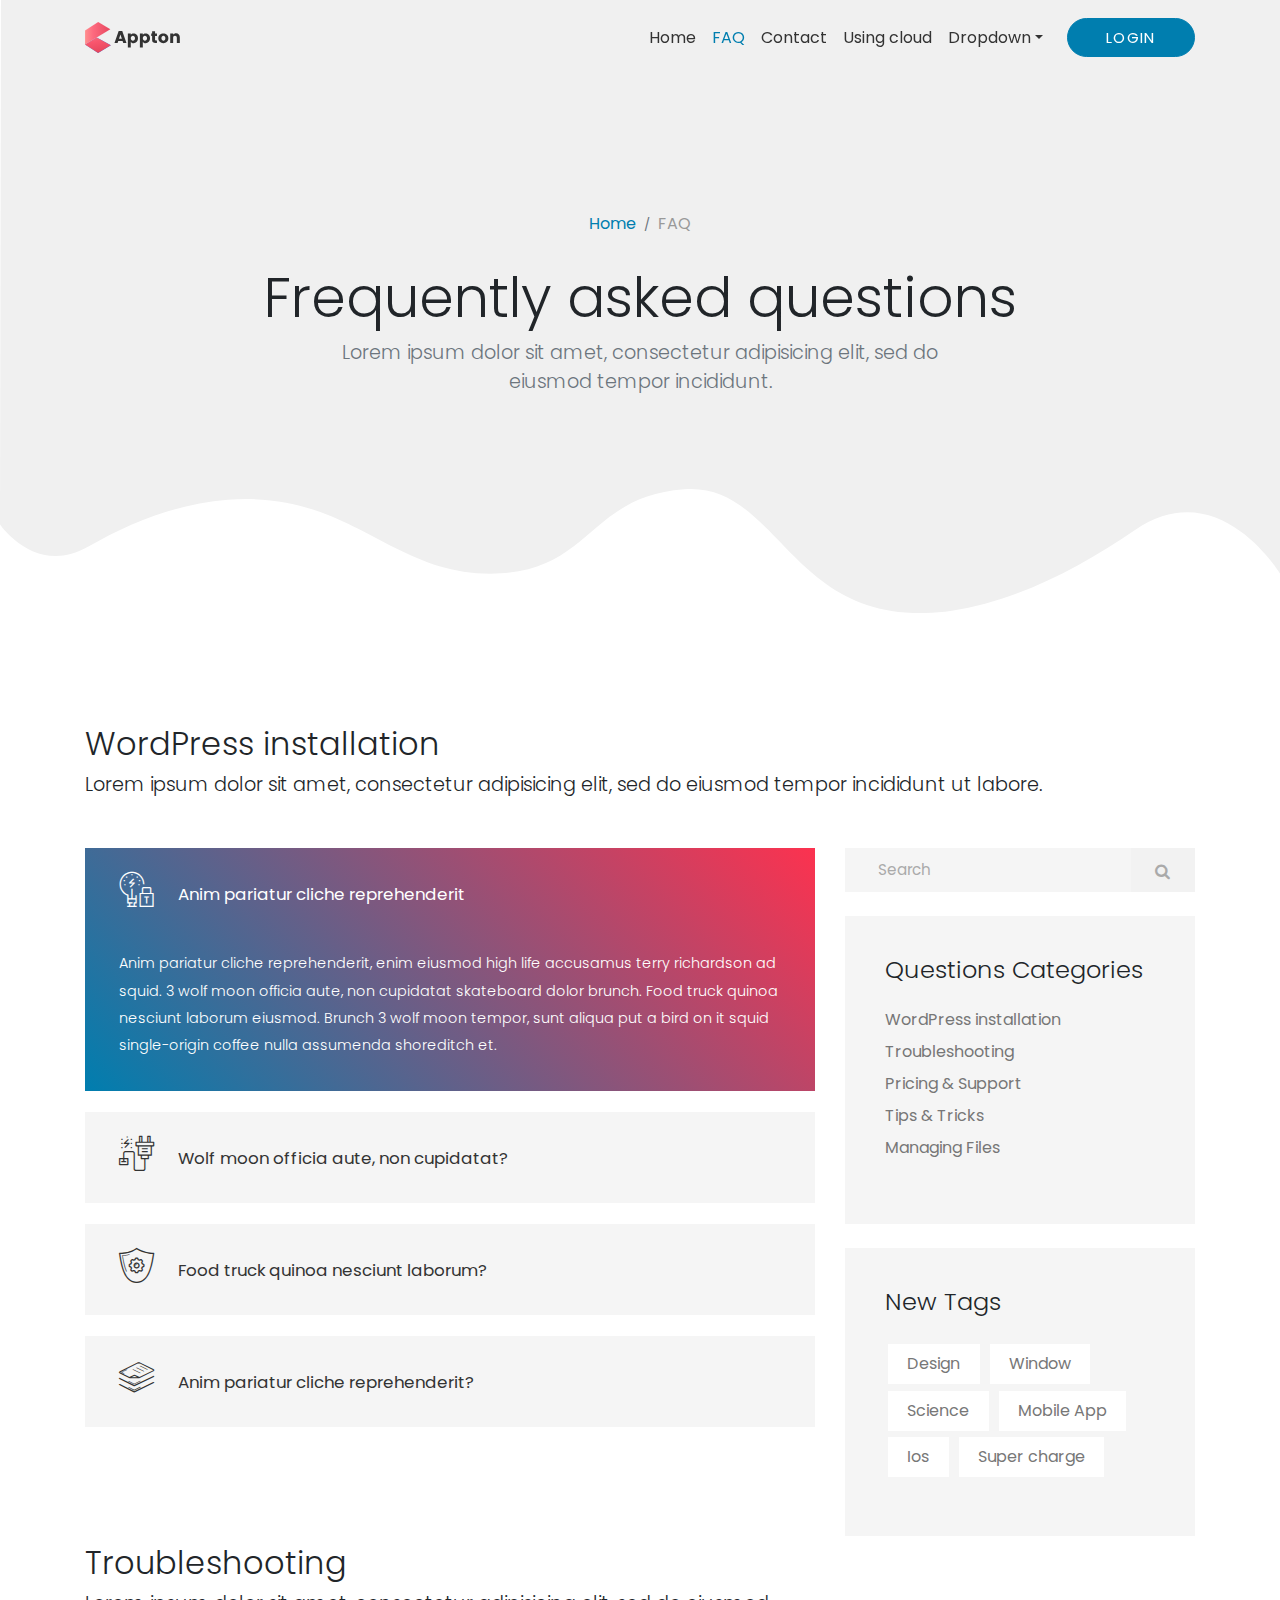
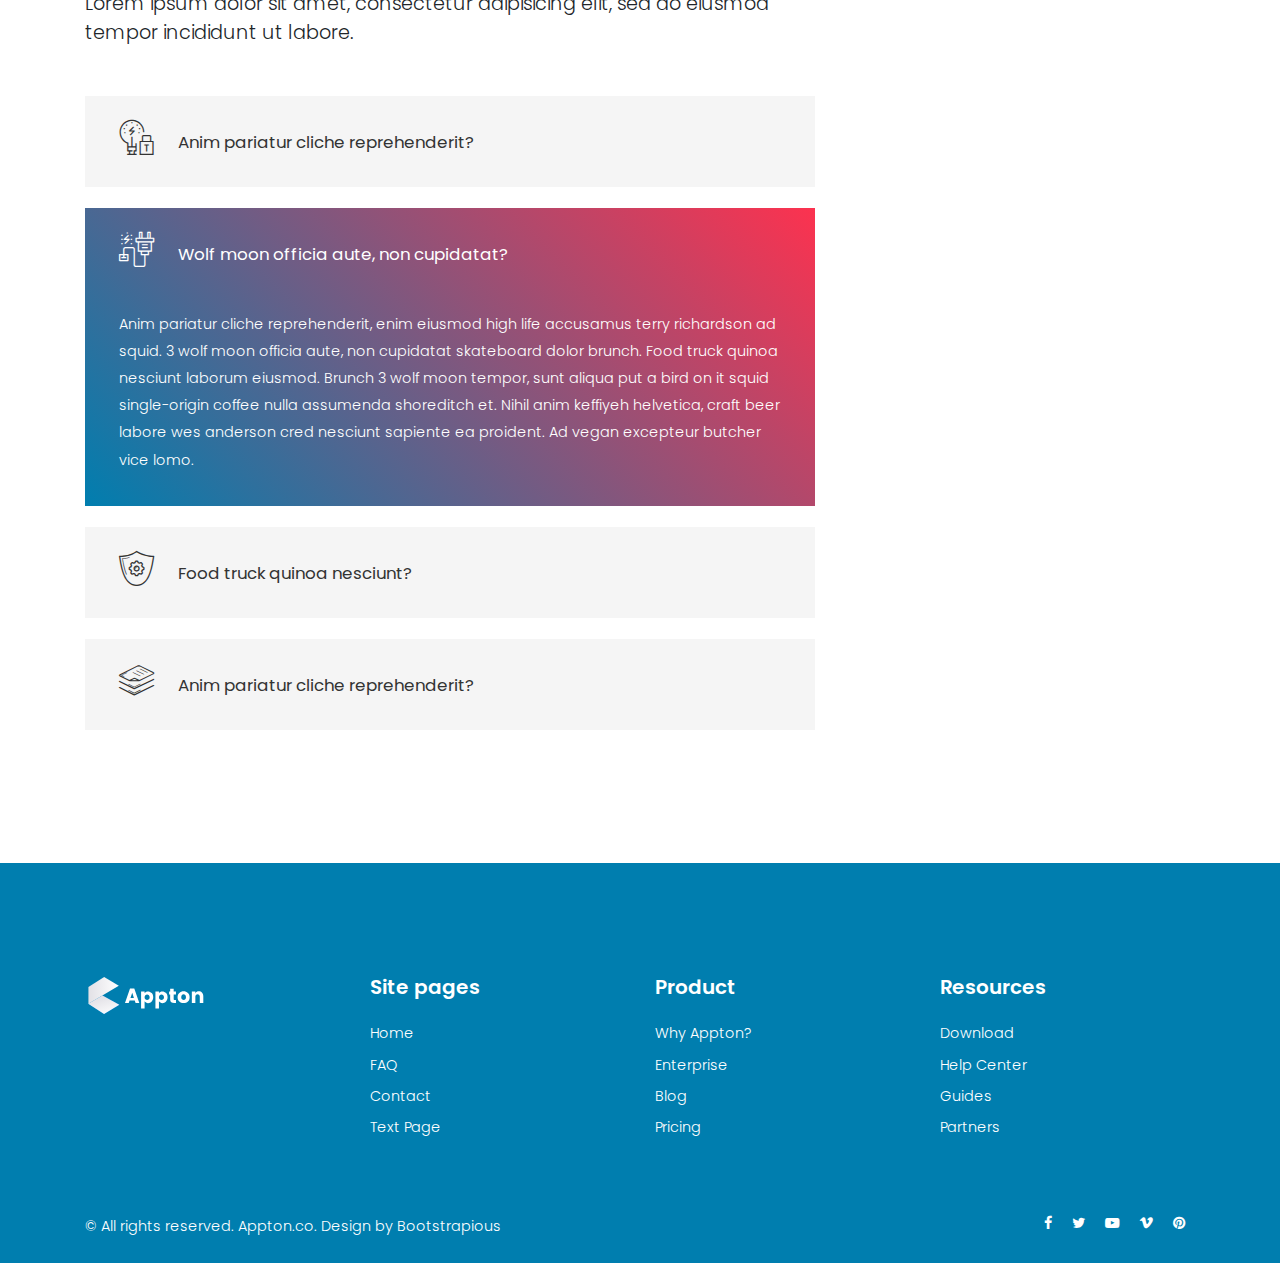
<file: faq.html>
<!DOCTYPE html>
<html>
  <head>
    <meta charset="utf-8">
    <meta http-equiv="X-UA-Compatible" content="IE=edge">
    <title>Appton - Bootstrap 4 Template</title>
    <meta name="description" content="">
    <meta name="viewport" content="width=device-width, initial-scale=1">
    <meta name="robots" content="all,follow">
    <!-- Bootstrap CSS-->
    <link rel="stylesheet" href="vendor/bootstrap/css/bootstrap.min.css">
    <!-- Font Awesome CSS-->
    <link rel="stylesheet" href="vendor/font-awesome/css/font-awesome.min.css">
    <!-- Google fonts - Poppins-->
    <link rel="stylesheet" href="https://fonts.googleapis.com/css?family=Poppins:300,400,600">
    <!-- Lightbox-->
    <link rel="stylesheet" href="vendor/lightbox2/css/lightbox.css">
    <!-- Custom font icons-->
    <link rel="stylesheet" href="css/fontastic.css">
    <!-- theme stylesheet-->
    <link rel="stylesheet" href="css/style.default.css" id="theme-stylesheet">
    <!-- Custom stylesheet - for your changes-->
    <link rel="stylesheet" href="css/custom.css">
    <!-- Favicon-->
    <link rel="shortcut icon" href="img/favicon.png">
    <!-- Tweaks for older IEs--><!--[if lt IE 9]>
        <script src="https://oss.maxcdn.com/html5shiv/3.7.3/html5shiv.min.js"></script>
        <script src="https://oss.maxcdn.com/respond/1.4.2/respond.min.js"></script><![endif]-->
  </head>
  <body>
    <!-- navbar-->
    <header class="header">
      <nav class="navbar navbar-expand-lg fixed-top">
        <div class="container"><a href="./" class="navbar-brand"><img src="img/logo.svg" alt="" class="img-fluid"></a>
          <button type="button" data-toggle="collapse" data-target="#navbarSupportedContent" aria-controls="navbarSupportedContent" aria-expanded="false" aria-label="Toggle navigation" class="navbar-toggler navbar-toggler-right">Menu<i class="fa fa-bars ml-2"></i></button>
          <div id="navbarSupportedContent" class="collapse navbar-collapse">
            <ul class="navbar-nav ml-auto">
                  <!-- Link-->
                  <li class="nav-item"> <a href="index.html" class="nav-link">Home</a></li>
                  <!-- Link-->
                  <li class="nav-item"> <a href="faq.html" class="nav-link active">FAQ</a></li>
                  <!-- Link-->
                  <li class="nav-item"> <a href="contact.html" class="nav-link">Contact</a></li>
                  <!-- Link-->
                 <li class="nav-item"> <a href="cloud.html" class="nav-link">Using cloud</a></li>
              <li class="nav-item dropdown"><a id="pages" href="#" data-toggle="dropdown" aria-haspopup="true" aria-expanded="false" class="nav-link dropdown-toggle">Dropdown</a>
                <div class="dropdown-menu"><a href="faq.html" class="dropdown-item">FAQ</a><a href="contact.html" class="dropdown-item">Contact</a><a href="text.html" class="dropdown-item">Text Page</a></div>
              </li>
            </ul><a href="#" data-toggle="modal" data-target="#login" class="btn btn-primary navbar-btn ml-0 ml-lg-3">Login </a>
          </div>
        </div>
      </nav>
    </header>
    <!-- Login Modal-->
    <div id="login" tabindex="-1" role="dialog" aria-hidden="true" class="modal fade bd-example-modal-lg">
      <div role="document" class="modal-dialog modal-dialog-centered modal-lg">
        <div class="modal-content">
          <div class="modal-header border-bottom-0">
            <button type="button" data-dismiss="modal" aria-label="Close" class="close"><span aria-hidden="true">×</span></button>
          </div>
          <div class="modal-body p-4 p-lg-5">
            <form action="#" class="login-form text-left">
              <div class="form-group mb-4">
                <label>Email address</label>
                <input type="email" name="email" placeholder="name@company.com" class="form-control">
              </div>
              <div class="form-group mb-4">
                <label>Password</label>
                <input type="password" name="password" placeholder="Min 8 characters" class="form-control">
              </div>
              <div class="form-group">
                <input type="submit" value="Login" class="btn btn-primary">
              </div>
            </form>
          </div>
        </div>
      </div>
    </div>
    <!-- Hero Section-->
    <section class="hero">
      <div class="container text-center">
        <!-- breadcrumb-->
        <nav aria-label="breadcrumb" class="d-flex justify-content-center">
          <ol class="breadcrumb">
            <li class="breadcrumb-item"><a href="index.html" class="animsition-link">Home</a></li>
            <li aria-current="page" class="breadcrumb-item active">FAQ </li>
          </ol>
        </nav>
        <h1 class="hero-heading">Frequently asked questions</h1>
        <div class="row">
          <div class="col-lg-7 mx-auto">
            <p class="lead text-muted">Lorem ipsum dolor sit amet, consectetur adipisicing elit, sed do eiusmod tempor incididunt.</p>
          </div>
        </div>
      </div>
    </section>
    <!-- FAQ Section-->
    <section>
      <div class="container">
        <!-- wordPress installation-->
        <header class="section header mb-5">
          <h2>WordPress installation</h2>
          <p class="lead">Lorem ipsum dolor sit amet, consectetur adipisicing elit, sed do eiusmod tempor incididunt ut labore.</p>
        </header>
        <div class="row"> 
          <div class="col-lg-8">   
            <div id="accordion" class="faq accordion accordion-custom pb-5">
              <!-- question-->
              <div class="card">
                <div id="headingOne" class="card-header">
                  <h4 class="mb-0 accordion-heading">
                    <button data-toggle="collapse" data-target="#collapseOne" aria-expanded="true" aria-controls="collapseOne" class="d-flex align-items-center"><i class="icon-light-bulb"></i><span>Anim pariatur cliche reprehenderit</span></button>
                  </h4>
                </div>
                <div id="collapseOne" aria-labelledby="headingOne" data-parent="#accordion" class="collapse show">
                  <div class="card-body">Anim pariatur cliche reprehenderit, enim eiusmod high life accusamus terry richardson ad squid. 3 wolf moon officia aute, non cupidatat skateboard dolor brunch. Food truck quinoa nesciunt laborum eiusmod. Brunch 3 wolf moon tempor, sunt aliqua put a bird on it squid single-origin coffee nulla assumenda shoreditch et.</div>
                </div>
              </div>
              <!-- question        -->
              <div class="card">
                <div id="headingTwo" class="card-header">
                  <h4 class="mb-0 accordion-heading">
                    <button data-toggle="collapse" data-target="#collapseTwo" aria-expanded="false" aria-controls="collapseTwo" class="d-flex align-items-center collapsed"><i class="icon-plug"></i><span> Wolf moon officia aute, non cupidatat?</span></button>
                  </h4>
                </div>
                <div id="collapseTwo" aria-labelledby="headingTwo" data-parent="#accordion" class="collapse">
                  <div class="card-body">Anim pariatur cliche reprehenderit, enim eiusmod high life accusamus terry richardson ad squid. 3 wolf moon officia aute, non cupidatat skateboard dolor brunch. Food truck quinoa nesciunt laborum eiusmod. Brunch 3 wolf moon tempor, sunt aliqua put a bird on it squid single-origin coffee nulla assumenda shoreditch et. Nihil anim keffiyeh helvetica, craft beer labore wes anderson cred nesciunt sapiente ea proident. Ad vegan excepteur butcher vice lomo.</div>
                </div>
              </div>
              <!-- question-->
              <div class="card">
                <div id="headingThree" class="card-header">
                  <h4 class="mb-0 accordion-heading">
                    <button data-toggle="collapse" data-target="#collapseThree" aria-expanded="false" aria-controls="collapseThree" class="d-flex align-items-center collapsed"><i class="icon-shield-settings"></i><span>Food truck quinoa nesciunt laborum?</span></button>
                  </h4>
                </div>
                <div id="collapseThree" aria-labelledby="headingThree" data-parent="#accordion" class="collapse">
                  <div class="card-body">Anim pariatur cliche reprehenderit, enim eiusmod high life accusamus terry richardson ad squid. 3 wolf moon officia aute, non cupidatat skateboard dolor brunch. Food truck quinoa nesciunt laborum eiusmod. Brunch 3 wolf moon tempor, sunt aliqua put a bird on it squid single-origin coffee nulla assumenda shoreditch et. Nihil anim keffiyeh helvetica, craft beer labore wes anderson cred nesciunt sapiente ea proident. Ad vegan excepteur butcher vice lomo.</div>
                </div>
              </div>
              <!-- question            -->
              <div class="card">
                <div id="headingFour" class="card-header">
                  <h4 class="mb-0 accordion-heading">
                    <button data-toggle="collapse" data-target="#collapseFour" aria-expanded="false" aria-controls="collapseFour" class="d-flex align-items-center collapsed"><i class="icon-stack-of-sheets"></i><span>Anim pariatur cliche reprehenderit?</span></button>
                  </h4>
                </div>
                <div id="collapseFour" aria-labelledby="headingFour" data-parent="#accordion" class="collapse">
                  <div class="card-body">Anim pariatur cliche reprehenderit, enim eiusmod high life accusamus terry richardson ad squid. 3 wolf moon officia aute, non cupidatat skateboard dolor brunch. Food truck quinoa nesciunt laborum eiusmod. Brunch 3 wolf moon tempor, sunt aliqua put a bird on it squid single-origin coffee nulla assumenda shoreditch et. Nihil anim keffiyeh helvetica, craft beer labore wes anderson cred nesciunt sapiente ea proident. Ad vegan excepteur butcher vice lomo. Leggings occaecat craft beer farm-to-table, raw denim aesthetic synth nesciunt you probably haven't heard of them accusamus labore sustainable VHS.</div>
                </div>
              </div>
            </div>
            <!-- troubleshooting-->
            <header class="section-header text-left mb-5 mt-5">
              <h2 class="mt-5">Troubleshooting</h2>
              <p class="lead">Lorem ipsum dolor sit amet, consectetur adipisicing elit, sed do eiusmod tempor incididunt ut labore.</p>
            </header>
            <div id="accordion2" class="faq accordion accordion-custom">
              <!-- question-->
              <div class="card">
                <div id="headingOneAlt" class="card-header">
                  <h4 class="mb-0 accordion-heading">
                    <button data-toggle="collapse" data-target="#collapseOneAlt" aria-expanded="false" aria-controls="collapseOneAlt" class="d-flex align-items-center"><i class="icon-light-bulb"></i><span>Anim pariatur cliche reprehenderit?</span></button>
                  </h4>
                </div>
                <div id="collapseOneAlt" aria-labelledby="headingOneAlt" data-parent="#accordion2" class="collapse">
                  <div class="card-body">Anim pariatur cliche reprehenderit, enim eiusmod high life accusamus terry richardson ad squid. 3 wolf moon officia aute, non cupidatat skateboard dolor brunch. Food truck quinoa nesciunt laborum eiusmod. Brunch 3 wolf moon tempor, sunt aliqua put a bird on it squid single-origin coffee nulla assumenda shoreditch et. Nihil anim keffiyeh helvetica, craft beer labore wes anderson cred nesciunt sapiente ea proident. Ad vegan excepteur butcher vice lomo.</div>
                </div>
              </div>
              <!-- question-->
              <div class="card">
                <div id="headingTwoAlt" class="card-header">
                  <h4 class="mb-0 accordion-heading">
                    <button data-toggle="collapse" data-target="#collapseTwoAlt" aria-expanded="true" aria-controls="collapseTwoAlt" class="d-flex align-items-center collapsed"><i class="icon-plug"></i><span> Wolf moon officia aute, non cupidatat?</span></button>
                  </h4>
                </div>
                <div id="collapseTwoAlt" aria-labelledby="headingTwoAlt" data-parent="#accordion2" class="collapse show">
                  <div class="card-body">Anim pariatur cliche reprehenderit, enim eiusmod high life accusamus terry richardson ad squid. 3 wolf moon officia aute, non cupidatat skateboard dolor brunch. Food truck quinoa nesciunt laborum eiusmod. Brunch 3 wolf moon tempor, sunt aliqua put a bird on it squid single-origin coffee nulla assumenda shoreditch et. Nihil anim keffiyeh helvetica, craft beer labore wes anderson cred nesciunt sapiente ea proident. Ad vegan excepteur butcher vice lomo.</div>
                </div>
              </div>
              <!-- question-->
              <div class="card">
                <div id="headingThreeAlt" class="card-header">
                  <h4 class="mb-0 accordion-heading">
                    <button data-toggle="collapse" data-target="#collapseThreeAlt" aria-expanded="false" aria-controls="collapseThreeAlt" class="d-flex align-items-center collapsed"><i class="icon-shield-settings"></i><span>Food truck quinoa nesciunt?</span></button>
                  </h4>
                </div>
                <div id="collapseThreeAlt" aria-labelledby="headingThreeAlt" data-parent="#accordion2" class="collapse">
                  <div class="card-body">Anim pariatur cliche reprehenderit, enim eiusmod high life accusamus terry richardson ad squid. 3 wolf moon officia aute, non cupidatat skateboard dolor brunch. Food truck quinoa nesciunt laborum eiusmod. Brunch 3 wolf moon tempor, sunt aliqua put a bird on it squid single-origin coffee nulla assumenda shoreditch et. Nihil anim keffiyeh helvetica, craft beer labore wes anderson cred nesciunt sapiente ea proident. Ad vegan excepteur butcher vice lomo.</div>
                </div>
              </div>
              <!-- question-->
              <div class="card">
                <div id="headingFourAlt" class="card-header">
                  <h4 class="mb-0 accordion-heading">
                    <button data-toggle="collapse" data-target="#collapseFourAlt" aria-expanded="false" aria-controls="collapseFourAlt" class="d-flex align-items-center collapsed"><i class="icon-stack-of-sheets"></i><span>Anim pariatur cliche reprehenderit?</span></button>
                  </h4>
                </div>
                <div id="collapseFourAlt" aria-labelledby="headingFourAlt" data-parent="#accordion2" class="collapse">
                  <div class="card-body">Anim pariatur cliche reprehenderit, enim eiusmod high life accusamus terry richardson ad squid. 3 wolf moon officia aute, non cupidatat skateboard dolor brunch. Food truck quinoa nesciunt laborum eiusmod. Brunch 3 wolf moon tempor, sunt aliqua put a bird on it squid single-origin coffee nulla assumenda shoreditch et. Nihil anim keffiyeh helvetica, craft beer labore wes anderson cred nesciunt sapiente ea proident. Ad vegan excepteur butcher vice lomo</div>
                </div>
              </div>
            </div>
          </div>
          <!-- sidebar-->
          <aside class="sidebar col-lg-4 mt-5 mt-lg-0">
            <div class="search mb-4">
              <form action="#" class="search-form">
                <div class="form-group">
                  <input type="search" name="search" placeholder="Search" class="form-control">
                  <button type="submit"> <i class="fa fa-search"></i></button>
                </div>
              </form>
            </div>
            <div class="sidebar-widget mb-4">
              <h4 class="sidebar-widget-heading">Questions Categories</h4>
              <ul class="list-unstyled pl-0 mt-4">
                <li> <a href="#" class="categories-link">WordPress installation</a></li>
                <li><a href="#" class="categories-link">Troubleshooting</a></li>
                <li><a href="#" class="categories-link">Pricing &amp; Support</a></li>
                <li><a href="#" class="categories-link">Tips &amp; Tricks</a></li>
                <li><a href="#" class="categories-link">Managing Files</a></li>
              </ul>
            </div>
            <div class="sidebar-widget">
              <h4 class="sidebar-widget-heading">New Tags</h4>
              <ul class="list-inline pl-0 mt-4">
                <li class="list-inline-item mr-0"><a href="#" class="tag-link">Design</a></li>
                <li class="list-inline-item mr-0"><a href="#" class="tag-link">Window</a></li>
                <li class="list-inline-item mr-0"><a href="#" class="tag-link">Science</a></li>
                <li class="list-inline-item mr-0"><a href="#" class="tag-link">Mobile App</a></li>
                <li class="list-inline-item mr-0"><a href="#" class="tag-link">Ios</a></li>
                <li class="list-inline-item mr-0"><a href="#" class="tag-link">Super charge</a></li>
              </ul>
            </div>
          </aside>
        </div>
      </div>
    </section>
    <footer class="main-footer">
      <div class="container">
        <div class="row">
          <div class="col-lg-3 mb-5 mb-lg-0">
            <div class="footer-logo"><img src="img/logo-footer.svg" alt="..." class="img-fluid"></div>
          </div>
          <div class="col-lg-3 mb-5 mb-lg-0">
            <h5 class="footer-heading">Site pages</h5>
            <ul class="list-unstyled">
              <li> <a href="index.html" class="footer-link">Home</a></li>
              <li> <a href="faq.html" class="footer-link">FAQ</a></li>
              <li> <a href="contact.html" class="footer-link">Contact</a></li>
              <li> <a href="text.html" class="footer-link">Text Page</a></li>
            </ul>
          </div>
          <div class="col-lg-3 mb-5 mb-lg-0">
            <h5 class="footer-heading">Product</h5>
            <ul class="list-unstyled">
              <li> <a href="#" class="footer-link">Why Appton?</a></li>
              <li> <a href="#" class="footer-link">Enterprise</a></li>
              <li> <a href="#" class="footer-link">Blog</a></li>
              <li> <a href="#" class="footer-link">Pricing</a></li>
            </ul>
          </div>
          <div class="col-lg-3">
            <h5 class="footer-heading">Resources</h5>
            <ul class="list-unstyled">
              <li> <a href="#" class="footer-link">Download</a></li>
              <li> <a href="#" class="footer-link">Help Center</a></li>
              <li> <a href="#" class="footer-link">Guides</a></li>
              <li> <a href="#" class="footer-link">Partners</a></li>
            </ul>
          </div>
        </div>
      </div>
      <div class="copyrights">
        <div class="container">
          <div class="row">
            <div class="col-lg-6 text-center text-lg-left">
              <p class="copyrights-text mb-3 mb-lg-0">&copy; All rights reserved. Appton.co. Design by <a href="https://bootstrapious.com/p/big-bootstrap-tutorial" class="external footer-link">Bootstrapious </a></p>
              <!-- If you want to remove the backlink, please purchase a license for this template @ https://bootstrapious.com/attribution-free-license. Big thanks!-->
              
            </div>
            <div class="col-lg-6 text-center text-lg-right">
              <ul class="list-inline social mb-0">
                <li class="list-inline-item"><a href="#" class="social-link"><i class="fa fa-facebook"></i></a><a href="#" class="social-link"><i class="fa fa-twitter"></i></a><a href="#" class="social-link"><i class="fa fa-youtube-play"></i></a><a href="#" class="social-link"><i class="fa fa-vimeo"></i></a><a href="#" class="social-link"><i class="fa fa-pinterest"></i></a></li>
              </ul>
            </div>
          </div>
        </div>
      </div>
    </footer>
    <!-- JavaScript files-->
    <script src="vendor/jquery/jquery.min.js"></script>
    <script src="vendor/bootstrap/js/bootstrap.bundle.min.js"></script>
    <script src="vendor/jquery.cookie/jquery.cookie.js"> </script>
    <script src="vendor/lightbox2/js/lightbox.js"></script>
    <script src="js/front.js"></script>
  </body>
</html>
</file>
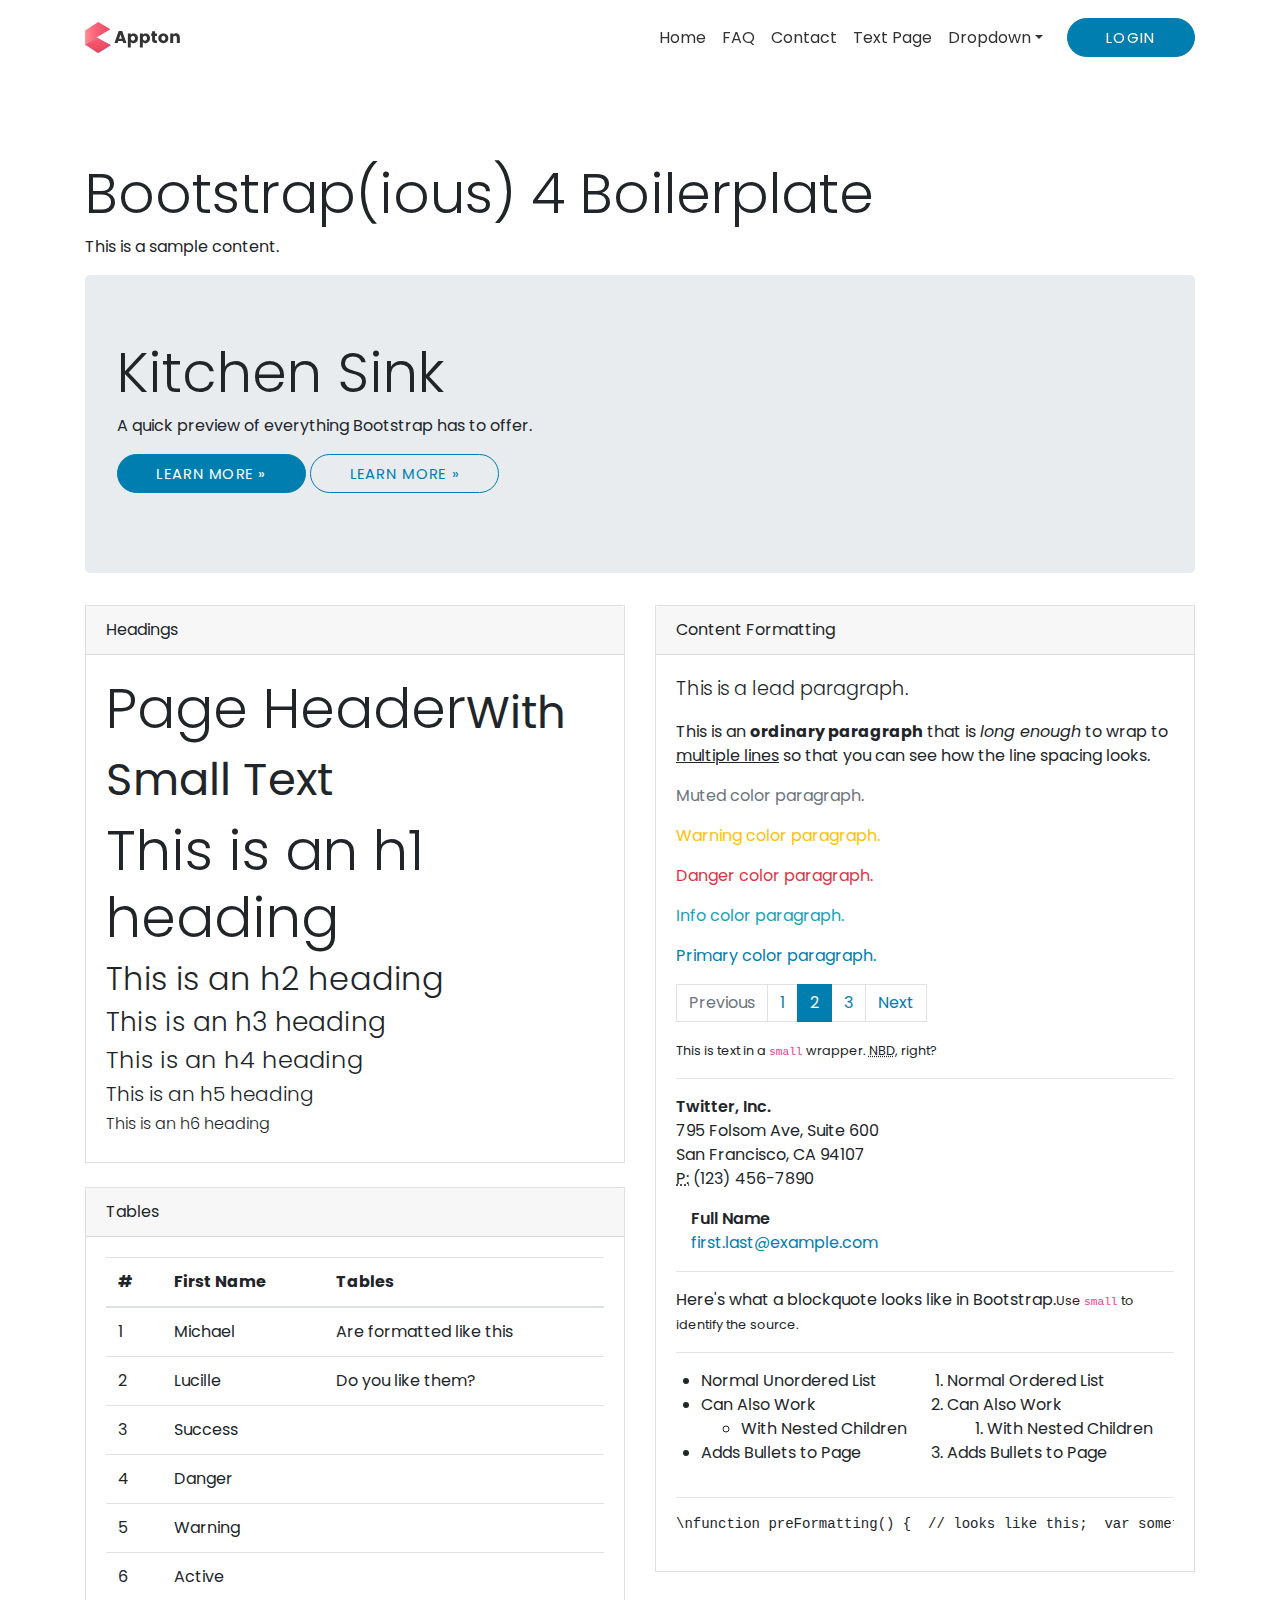
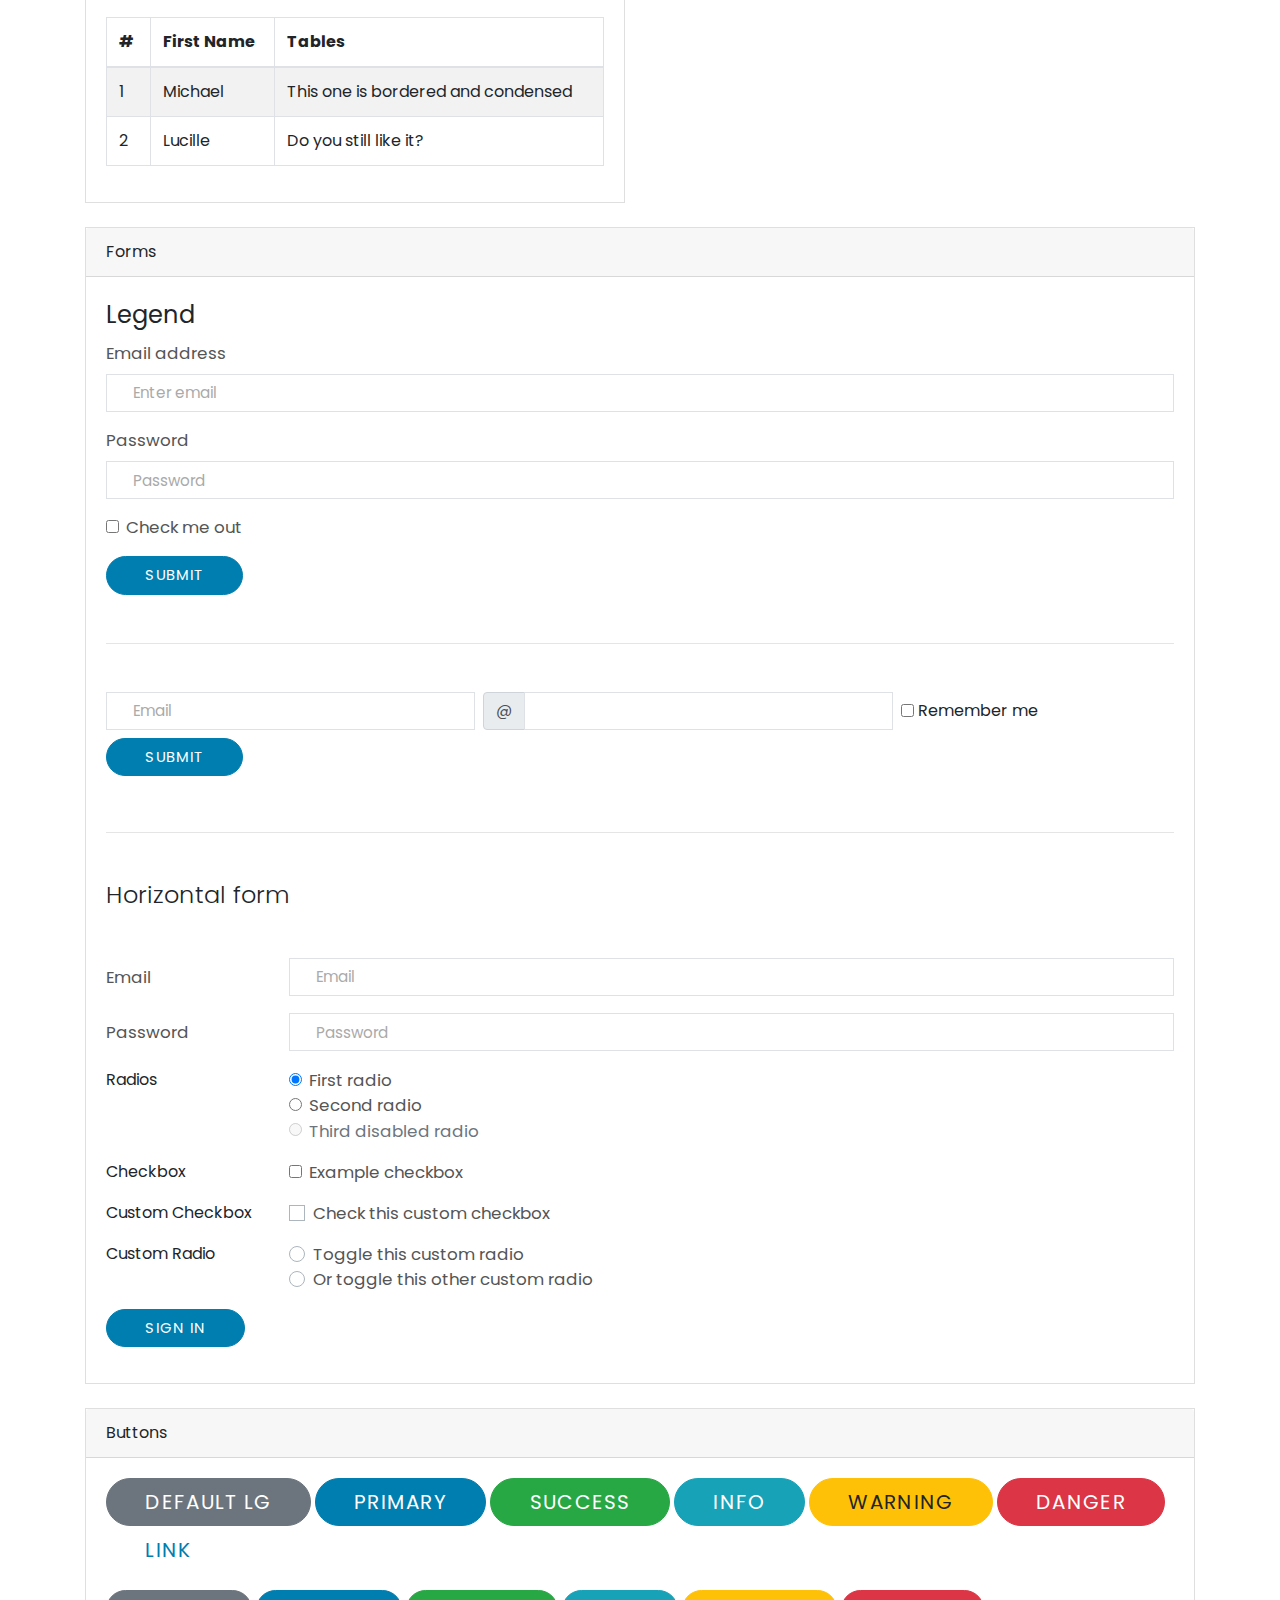
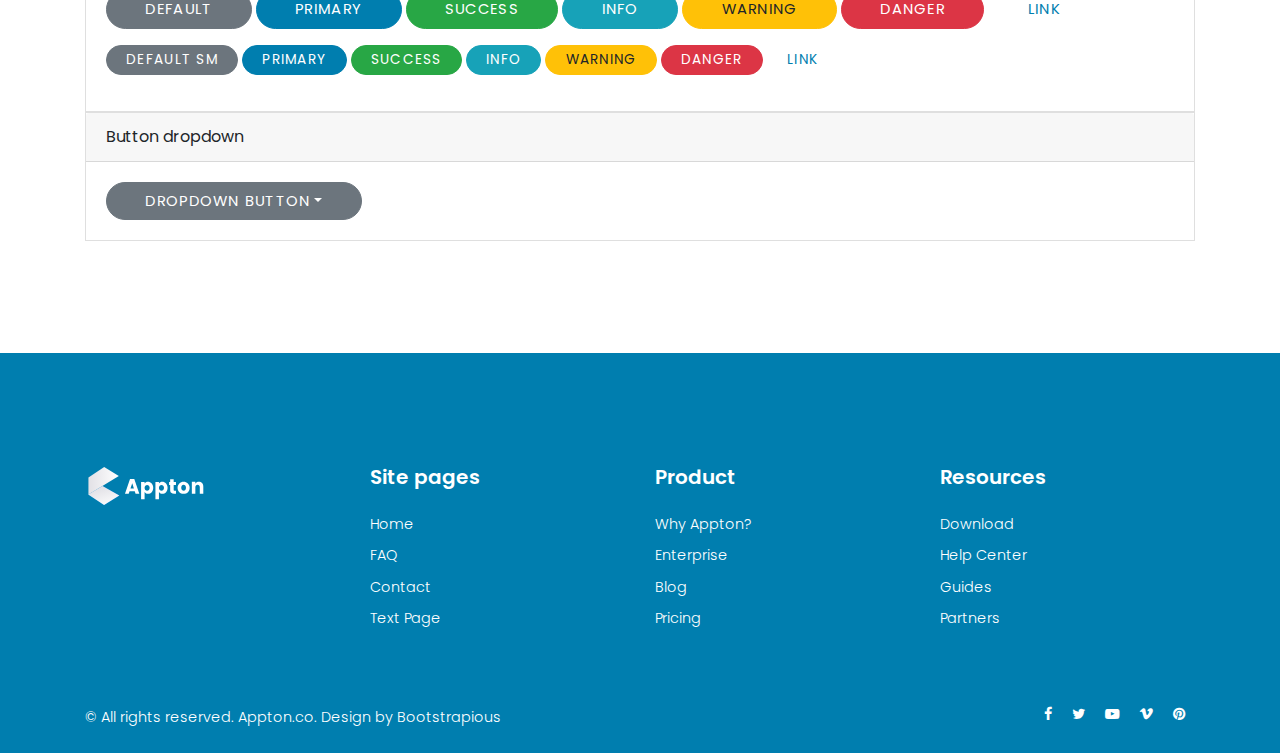
<file: test.html>
<!DOCTYPE html>
<html>
  <head>
    <meta charset="utf-8">
    <meta http-equiv="X-UA-Compatible" content="IE=edge">
    <title>Appton - Bootstrap 4 Template</title>
    <meta name="description" content="">
    <meta name="viewport" content="width=device-width, initial-scale=1">
    <meta name="robots" content="all,follow">
    <!-- Bootstrap CSS-->
    <link rel="stylesheet" href="vendor/bootstrap/css/bootstrap.min.css">
    <!-- Font Awesome CSS-->
    <link rel="stylesheet" href="vendor/font-awesome/css/font-awesome.min.css">
    <!-- Google fonts - Poppins-->
    <link rel="stylesheet" href="https://fonts.googleapis.com/css?family=Poppins:300,400,600">
    <!-- Lightbox-->
    <link rel="stylesheet" href="vendor/lightbox2/css/lightbox.css">
    <!-- Custom font icons-->
    <link rel="stylesheet" href="css/fontastic.css">
    <!-- theme stylesheet-->
    <link rel="stylesheet" href="css/style.default.css" id="theme-stylesheet">
    <!-- Custom stylesheet - for your changes-->
    <link rel="stylesheet" href="css/custom.css">
    <!-- Favicon-->
    <link rel="shortcut icon" href="img/favicon.png">
    <!-- Tweaks for older IEs--><!--[if lt IE 9]>
        <script src="https://oss.maxcdn.com/html5shiv/3.7.3/html5shiv.min.js"></script>
        <script src="https://oss.maxcdn.com/respond/1.4.2/respond.min.js"></script><![endif]-->
  </head>
  <body>
    <!-- navbar-->
    <header class="header">
      <nav class="navbar navbar-expand-lg fixed-top">
        <div class="container"><a href="./" class="navbar-brand"><img src="img/logo.svg" alt="" class="img-fluid"></a>
          <button type="button" data-toggle="collapse" data-target="#navbarSupportedContent" aria-controls="navbarSupportedContent" aria-expanded="false" aria-label="Toggle navigation" class="navbar-toggler navbar-toggler-right">Menu<i class="fa fa-bars ml-2"></i></button>
          <div id="navbarSupportedContent" class="collapse navbar-collapse">
            <ul class="navbar-nav ml-auto">
                  <!-- Link-->
                  <li class="nav-item"> <a href="index.html" class="nav-link">Home</a></li>
                  <!-- Link-->
                  <li class="nav-item"> <a href="faq.html" class="nav-link">FAQ</a></li>
                  <!-- Link-->
                  <li class="nav-item"> <a href="contact.html" class="nav-link">Contact</a></li>
                  <!-- Link-->
                  <li class="nav-item"> <a href="text.html" class="nav-link">Text Page</a></li>
              <li class="nav-item dropdown"><a id="pages" href="#" data-toggle="dropdown" aria-haspopup="true" aria-expanded="false" class="nav-link dropdown-toggle">Dropdown</a>
                <div class="dropdown-menu"><a href="faq.html" class="dropdown-item">FAQ</a><a href="contact.html" class="dropdown-item">Contact</a><a href="text.html" class="dropdown-item">Text Page</a></div>
              </li>
            </ul><a href="#" data-toggle="modal" data-target="#login" class="btn btn-primary navbar-btn ml-0 ml-lg-3">Login </a>
          </div>
        </div>
      </nav>
    </header>
    <!-- Login Modal-->
    <div id="login" tabindex="-1" role="dialog" aria-hidden="true" class="modal fade bd-example-modal-lg">
      <div role="document" class="modal-dialog modal-dialog-centered modal-lg">
        <div class="modal-content">
          <div class="modal-header border-bottom-0">
            <button type="button" data-dismiss="modal" aria-label="Close" class="close"><span aria-hidden="true">×</span></button>
          </div>
          <div class="modal-body p-4 p-lg-5">
            <form action="#" class="login-form text-left">
              <div class="form-group mb-4">
                <label>Email address</label>
                <input type="email" name="email" placeholder="name@company.com" class="form-control">
              </div>
              <div class="form-group mb-4">
                <label>Password</label>
                <input type="password" name="password" placeholder="Min 8 characters" class="form-control">
              </div>
              <div class="form-group">
                <input type="submit" value="Login" class="btn btn-primary">
              </div>
            </form>
          </div>
        </div>
      </div>
    </div>
    <section>
      <div class="container">
        <h1 class="mt-5">Bootstrap(ious) 4 Boilerplate</h1>
        <p>This is a sample content.</p>
      </div>
      <div class="container">
        <div class="jumbotron">
          <h1>Kitchen Sink</h1>
          <p>A quick preview of everything Bootstrap has to offer.</p>
          <p><a href="#" class="btn btn-primary btn-large">Learn more »</a> <a href="#" class="btn btn-outline-primary btn-large">Learn more »</a></p>
        </div>
        <div class="row">
          <div class="col-lg-6">
            <div id="headings" class="card mb-4">
              <div class="card-header">Headings</div>
              <div class="card-body">
                <h1 class="page-header">Page Header<small>With Small Text</small></h1>
                <h1>This is an h1 heading</h1>
                <h2>This is an h2 heading</h2>
                <h3>This is an h3 heading</h3>
                <h4>This is an h4 heading</h4>
                <h5>This is an h5 heading</h5>
                <h6>This is an h6 heading</h6>
              </div>
            </div>
            <div id="tables" class="card mb-4">
              <div class="card-header">Tables</div>
              <div class="card-body">
                <table class="table table-hover">
                  <thead>
                    <tr>
                      <th>#</th>
                      <th>First Name</th>
                      <th>Tables</th>
                    </tr>
                  </thead>
                  <tbody>
                    <tr>
                      <td>1</td>
                      <td>Michael</td>
                      <td>Are formatted like this</td>
                    </tr>
                    <tr>
                      <td>2</td>
                      <td>Lucille</td>
                      <td>Do you like them?</td>
                    </tr>
                    <tr class="success">
                      <td>3</td>
                      <td>Success</td>
                      <td></td>
                    </tr>
                    <tr class="danger">
                      <td>4</td>
                      <td>Danger</td>
                      <td></td>
                    </tr>
                    <tr class="warning">
                      <td>5</td>
                      <td>Warning</td>
                      <td></td>
                    </tr>
                    <tr class="active">
                      <td>6</td>
                      <td>Active</td>
                      <td></td>
                    </tr>
                  </tbody>
                </table>
                <table class="table table-striped table-bordered table-condensed">
                  <thead>
                    <tr>
                      <th>#</th>
                      <th>First Name</th>
                      <th>Tables</th>
                    </tr>
                  </thead>
                  <tbody>
                    <tr>
                      <td>1</td>
                      <td>Michael</td>
                      <td>This one is bordered and condensed</td>
                    </tr>
                    <tr>
                      <td>2</td>
                      <td>Lucille</td>
                      <td>Do you still like it?</td>
                    </tr>
                  </tbody>
                </table>
              </div>
            </div>
          </div>
          <div class="col-lg-6">
            <div id="content-formatting" class="card mb-4">
              <div class="card-header">Content Formatting</div>
              <div class="card-body">
                <p class="lead">This is a lead paragraph.</p>
                <p>This is an <b>ordinary paragraph</b> that is <i>long enough</i> to wrap to 
                  <u>multiple lines</u> so that you can see how the line spacing looks.
                </p>
                <p class="text-muted">Muted color paragraph.</p>
                <p class="text-warning">Warning color paragraph.</p>
                <p class="text-danger">Danger color paragraph.</p>
                <p class="text-info">Info color paragraph.</p>
                <p class="text-primary">Primary color paragraph.</p>
                <nav aria-label="...">
                  <ul class="pagination">
                    <li class="page-item disabled"><span class="page-link">Previous</span></li>
                    <li class="page-item"><a href="#" class="page-link">1</a></li>
                    <li class="page-item active"><span class="page-link">2<span class="sr-only">(current)</span></span></li>
                    <li class="page-item"><a href="#" class="page-link">3</a></li>
                    <li class="page-item"><a href="#" class="page-link">Next</a></li>
                  </ul>
                </nav>
                <p><small>This is text in a <code>small</code> wrapper. <abbr title="No Big Deal">NBD</abbr>, right?</small></p>
                <hr>
                <address><strong>Twitter, Inc.</strong><br> 795 Folsom Ave, Suite 600<br> San Francisco, CA 94107<br><abbr title="Phone">P:</abbr> (123) 456-7890</address>
                <address class="col-6"><strong>Full Name</strong><br><a href="mailto:#">first.last@example.com</a></address>
                <hr>
                <blockquote>Here's what a blockquote looks like in Bootstrap.<small>Use <code>small</code> to identify the source.</small></blockquote>
                <hr>
                <div class="row">
                  <div class="col-xs-6">
                    <ul>
                      <li>Normal Unordered List</li>
                      <li>Can Also Work
                        <ul>
                          <li>With Nested Children</li>
                        </ul>
                      </li>
                      <li>Adds Bullets to Page</li>
                    </ul>
                  </div>
                  <div class="col-xs-6">
                    <ol>
                      <li>Normal Ordered List</li>
                      <li>Can Also Work
                        <ol>
                          <li>With Nested Children</li>
                        </ol>
                      </li>
                      <li>Adds Bullets to Page</li>
                    </ol>
                  </div>
                </div>
                <hr>
                <pre>\nfunction preFormatting() {  // looks like this;  var something = somethingElse;  return true;}                        </pre>
              </div>
            </div>
          </div>
        </div>
        <div id="forms" class="card mb-4">
          <div class="card-header">Forms</div>
          <div class="card-body">
            <form>
              <fieldset>
                <legend>Legend</legend>
                <div class="form-group">
                  <label for="exampleInputEmail">Email address</label>
                  <input id="exampleInputEmail" type="text" placeholder="Enter email" class="form-control">
                </div>
                <div class="form-group">
                  <label for="exampleInputPassword">Password</label>
                  <input id="exampleInputPassword" type="password" placeholder="Password" class="form-control">
                </div>
                <div class="form-check form-group">
                  <input id="checkbox-1" type="checkbox" class="form-check-input">
                  <label for="checkbox-1" class="form-check-label">Check me out</label>
                </div>
                <button type="submit" class="btn btn-primary">Submit</button>
              </fieldset>
            </form>
            <hr class="my-5">
            <form class="form-inline">
              <input type="text" placeholder="Email" class="form-control mb-2 mr-sm-2">
              <label for="inlineFormInputGroupUsername2" class="sr-only">Username</label>
              <div class="input-group mb-2 mr-sm-2">
                <div class="input-group-prepend">
                  <div class="input-group-text">@</div>
                </div>
                <input id="inlineFormInputGroupUsername2" type="text" class="form-control">
              </div>
              <div class="form-check mb-2 mr-sm-2">
                <input id="inlineFormCheck" type="checkbox" class="form-check-input">
                <label for="inlineFormCheck" class="form-check-label">Remember me</label>
              </div>
              <button type="submit" class="btn btn-primary mb-2">Submit</button>
            </form>
            <hr class="my-5">
            <h4 class="mb-5">Horizontal form</h4>
            <form>
              <div class="form-group row">
                <label for="inputEmail3" class="col-sm-2 col-form-label">Email</label>
                <div class="col-sm-10">
                  <input id="inputEmail3" type="email" placeholder="Email" class="form-control">
                </div>
              </div>
              <div class="form-group row">
                <label for="inputPassword3" class="col-sm-2 col-form-label">Password</label>
                <div class="col-sm-10">
                  <input id="inputPassword3" type="password" placeholder="Password" class="form-control">
                </div>
              </div>
              <div class="form-group">
                <div class="row">
                  <div class="col-form-label col-sm-2 pt-0">Radios</div>
                  <div class="col-sm-10">
                    <div class="form-check">
                      <input id="gridRadios1" type="radio" name="gridRadios" value="option1" checked="" class="form-check-input">
                      <label for="gridRadios1" class="form-check-label">First radio</label>
                    </div>
                    <div class="form-check">
                      <input id="gridRadios2" type="radio" name="gridRadios" value="option2" class="form-check-input">
                      <label for="gridRadios2" class="form-check-label">Second radio</label>
                    </div>
                    <div class="form-check disabled">
                      <input id="gridRadios3" type="radio" name="gridRadios" value="option3" disabled="" class="form-check-input">
                      <label for="gridRadios3" class="form-check-label">Third disabled radio</label>
                    </div>
                  </div>
                </div>
              </div>
              <div class="form-group row">
                <div class="col-sm-2">Checkbox</div>
                <div class="col-sm-10">
                  <div class="form-check">
                    <input id="gridCheck1" type="checkbox" class="form-check-input">
                    <label for="gridCheck1" class="form-check-label">Example checkbox</label>
                  </div>
                </div>
              </div>
              <div class="form-group row">                                   
                <div class="col-sm-2">Custom Checkbox</div>
                <div class="col-sm-10">
                  <div class="custom-control custom-checkbox">
                    <input id="customCheck1" type="checkbox" class="custom-control-input">
                    <label for="customCheck1" class="custom-control-label">Check this custom checkbox</label>
                  </div>
                </div>
              </div>
              <div class="form-group row">                                   
                <div class="col-sm-2">Custom Radio</div>
                <div class="col-sm-10">
                  <div class="custom-control custom-radio">
                    <input id="customRadio1" type="radio" name="customRadio" class="custom-control-input">
                    <label for="customRadio1" class="custom-control-label">Toggle this custom radio</label>
                  </div>
                  <div class="custom-control custom-radio">
                    <input id="customRadio2" type="radio" name="customRadio" class="custom-control-input">
                    <label for="customRadio2" class="custom-control-label">Or toggle this other custom radio</label>
                  </div>
                </div>
              </div>
              <div class="form-group row">
                <div class="col-sm-10">
                  <button type="submit" class="btn btn-primary">Sign in</button>
                </div>
              </div>
            </form>
          </div>
        </div>
        <div id="buttons" class="card">
          <div class="card-header">Buttons</div>
          <div class="card-body">
            <p>
              <button type="button" class="btn btn-lg btn-secondary">Default Lg</button>
              <button type="button" class="btn btn-lg btn-primary">Primary</button>
              <button type="button" class="btn btn-lg btn-success">Success</button>
              <button type="button" class="btn btn-lg btn-info">Info</button>
              <button type="button" class="btn btn-lg btn-warning">Warning</button>
              <button type="button" class="btn btn-lg btn-danger">Danger</button>
              <button type="button" class="btn btn-lg btn-link">Link</button>
            </p>
            <p>
              <button type="button" class="btn btn-secondary">Default </button>
              <button type="button" class="btn btn-primary">Primary</button>
              <button type="button" class="btn btn-success">Success</button>
              <button type="button" class="btn btn-info">Info</button>
              <button type="button" class="btn btn-warning">Warning</button>
              <button type="button" class="btn btn-danger">Danger</button>
              <button type="button" class="btn btn-link">Link</button>
            </p>
            <p>
              <button type="button" class="btn btn-sm btn-secondary">Default Sm</button>
              <button type="button" class="btn btn-sm btn-primary">Primary</button>
              <button type="button" class="btn btn-sm btn-success">Success</button>
              <button type="button" class="btn btn-sm btn-info">Info</button>
              <button type="button" class="btn btn-sm btn-warning">Warning</button>
              <button type="button" class="btn btn-sm btn-danger">Danger</button>
              <button type="button" class="btn btn-sm btn-link">Link</button>
            </p>
          </div>
        </div>
        <div class="card">
          <div class="card-header">Button dropdown</div>
          <div class="card-body">
            <div class="dropdown">
              <button id="dropdownMenuButton" type="button" data-toggle="dropdown" aria-haspopup="true" aria-expanded="false" class="btn btn-secondary dropdown-toggle">Dropdown button</button>
              <div aria-labelledby="dropdownMenuButton" class="dropdown-menu"><a href="#" class="dropdown-item">Action</a><a href="#" class="dropdown-item">Another action</a><a href="#" class="dropdown-item">Something else here</a></div>
            </div>
          </div>
        </div>
      </div>
    </section>
    <footer class="main-footer">
      <div class="container">
        <div class="row">
          <div class="col-lg-3 mb-5 mb-lg-0">
            <div class="footer-logo"><img src="img/logo-footer.svg" alt="..." class="img-fluid"></div>
          </div>
          <div class="col-lg-3 mb-5 mb-lg-0">
            <h5 class="footer-heading">Site pages</h5>
            <ul class="list-unstyled">
              <li> <a href="index.html" class="footer-link">Home</a></li>
              <li> <a href="faq.html" class="footer-link">FAQ</a></li>
              <li> <a href="contact.html" class="footer-link">Contact</a></li>
              <li> <a href="text.html" class="footer-link">Text Page</a></li>
            </ul>
          </div>
          <div class="col-lg-3 mb-5 mb-lg-0">
            <h5 class="footer-heading">Product</h5>
            <ul class="list-unstyled">
              <li> <a href="#" class="footer-link">Why Appton?</a></li>
              <li> <a href="#" class="footer-link">Enterprise</a></li>
              <li> <a href="#" class="footer-link">Blog</a></li>
              <li> <a href="#" class="footer-link">Pricing</a></li>
            </ul>
          </div>
          <div class="col-lg-3">
            <h5 class="footer-heading">Resources</h5>
            <ul class="list-unstyled">
              <li> <a href="#" class="footer-link">Download</a></li>
              <li> <a href="#" class="footer-link">Help Center</a></li>
              <li> <a href="#" class="footer-link">Guides</a></li>
              <li> <a href="#" class="footer-link">Partners</a></li>
            </ul>
          </div>
        </div>
      </div>
      <div class="copyrights">
        <div class="container">
          <div class="row">
            <div class="col-lg-6 text-center text-lg-left">
              <p class="copyrights-text mb-3 mb-lg-0">&copy; All rights reserved. Appton.co. Design by <a href="https://bootstrapious.com/p/big-bootstrap-tutorial" class="external footer-link">Bootstrapious </a></p>
              <!-- If you want to remove the backlink, please purchase a license for this template @ https://bootstrapious.com/attribution-free-license. Big thanks!-->
              
            </div>
            <div class="col-lg-6 text-center text-lg-right">
              <ul class="list-inline social mb-0">
                <li class="list-inline-item"><a href="#" class="social-link"><i class="fa fa-facebook"></i></a><a href="#" class="social-link"><i class="fa fa-twitter"></i></a><a href="#" class="social-link"><i class="fa fa-youtube-play"></i></a><a href="#" class="social-link"><i class="fa fa-vimeo"></i></a><a href="#" class="social-link"><i class="fa fa-pinterest"></i></a></li>
              </ul>
            </div>
          </div>
        </div>
      </div>
    </footer>
    <!-- JavaScript files-->
    <script src="vendor/jquery/jquery.min.js"></script>
    <script src="vendor/bootstrap/js/bootstrap.bundle.min.js"></script>
    <script src="vendor/jquery.cookie/jquery.cookie.js"> </script>
    <script src="vendor/lightbox2/js/lightbox.js"></script>
    <script src="js/front.js"></script>
  </body>
</html>
</file>
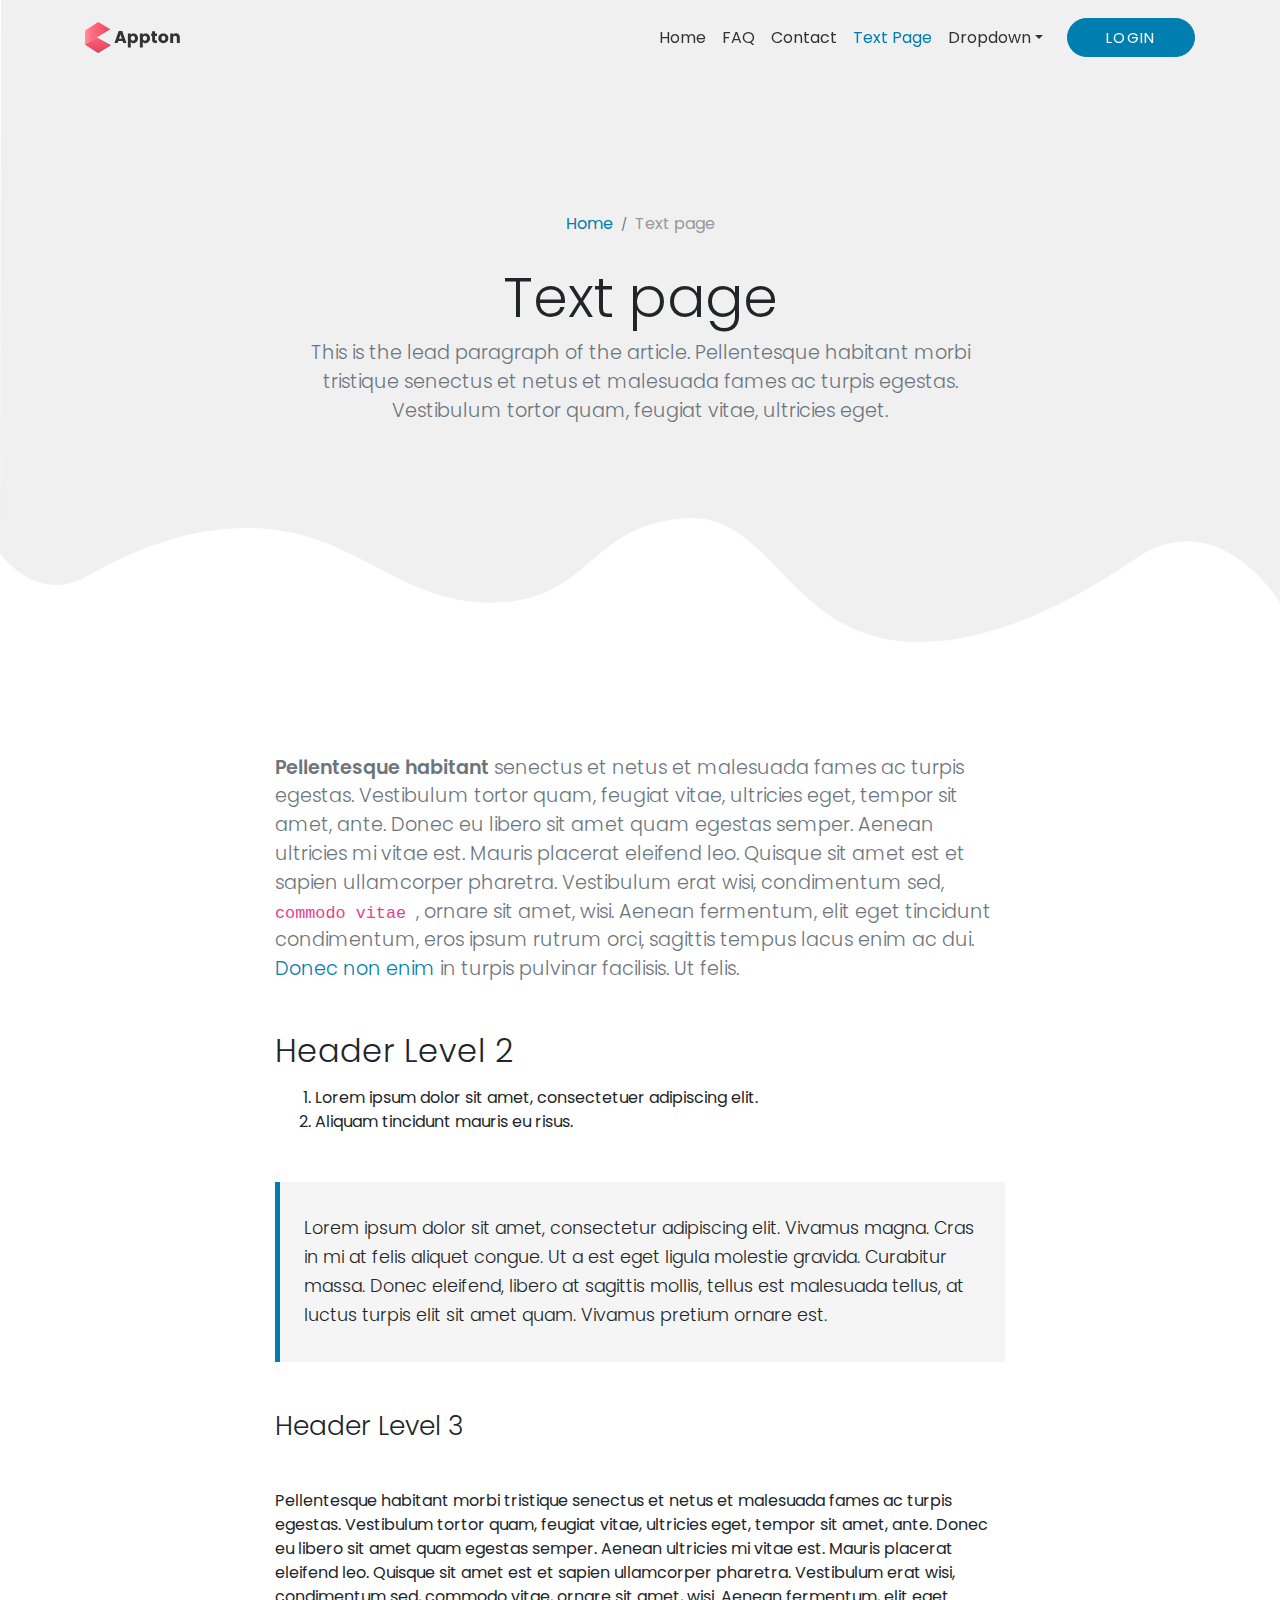
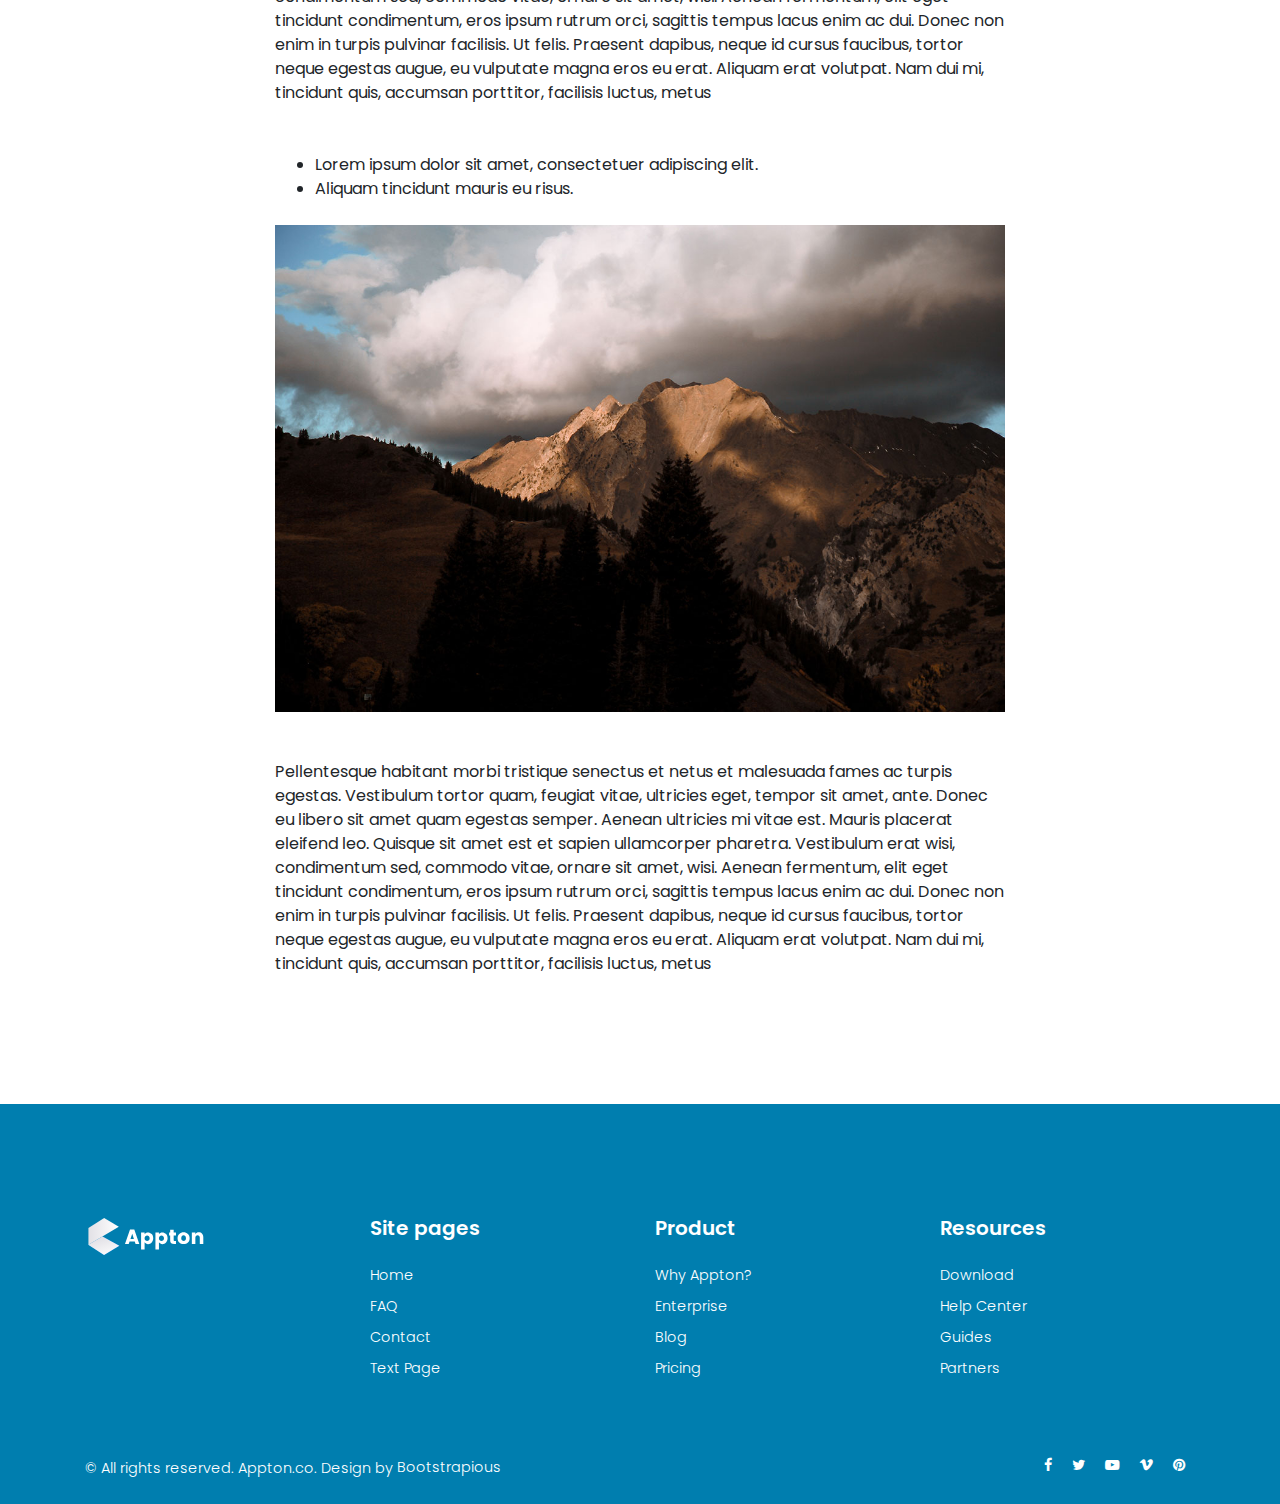
<file: text.html>
<!DOCTYPE html>
<html>
  <head>
    <meta charset="utf-8">
    <meta http-equiv="X-UA-Compatible" content="IE=edge">
    <title>Appton - Bootstrap 4 Template</title>
    <meta name="description" content="">
    <meta name="viewport" content="width=device-width, initial-scale=1">
    <meta name="robots" content="all,follow">
    <!-- Bootstrap CSS-->
    <link rel="stylesheet" href="vendor/bootstrap/css/bootstrap.min.css">
    <!-- Font Awesome CSS-->
    <link rel="stylesheet" href="vendor/font-awesome/css/font-awesome.min.css">
    <!-- Google fonts - Poppins-->
    <link rel="stylesheet" href="https://fonts.googleapis.com/css?family=Poppins:300,400,600">
    <!-- Lightbox-->
    <link rel="stylesheet" href="vendor/lightbox2/css/lightbox.css">
    <!-- Custom font icons-->
    <link rel="stylesheet" href="css/fontastic.css">
    <!-- theme stylesheet-->
    <link rel="stylesheet" href="css/style.default.css" id="theme-stylesheet">
    <!-- Custom stylesheet - for your changes-->
    <link rel="stylesheet" href="css/custom.css">
    <!-- Favicon-->
    <link rel="shortcut icon" href="img/favicon.png">
    <!-- Tweaks for older IEs--><!--[if lt IE 9]>
        <script src="https://oss.maxcdn.com/html5shiv/3.7.3/html5shiv.min.js"></script>
        <script src="https://oss.maxcdn.com/respond/1.4.2/respond.min.js"></script><![endif]-->
  </head>
  <body>
    <!-- navbar-->
    <header class="header">
      <nav class="navbar navbar-expand-lg fixed-top">
        <div class="container"><a href="./" class="navbar-brand"><img src="img/logo.svg" alt="" class="img-fluid"></a>
          <button type="button" data-toggle="collapse" data-target="#navbarSupportedContent" aria-controls="navbarSupportedContent" aria-expanded="false" aria-label="Toggle navigation" class="navbar-toggler navbar-toggler-right">Menu<i class="fa fa-bars ml-2"></i></button>
          <div id="navbarSupportedContent" class="collapse navbar-collapse">
            <ul class="navbar-nav ml-auto">
                  <!-- Link-->
                  <li class="nav-item"> <a href="index.html" class="nav-link">Home</a></li>
                  <!-- Link-->
                  <li class="nav-item"> <a href="faq.html" class="nav-link">FAQ</a></li>
                  <!-- Link-->
                  <li class="nav-item"> <a href="contact.html" class="nav-link">Contact</a></li>
                  <!-- Link-->
                  <li class="nav-item"> <a href="text.html" class="nav-link active">Text Page</a></li>
              <li class="nav-item dropdown"><a id="pages" href="#" data-toggle="dropdown" aria-haspopup="true" aria-expanded="false" class="nav-link dropdown-toggle">Dropdown</a>
                <div class="dropdown-menu"><a href="faq.html" class="dropdown-item">FAQ</a><a href="contact.html" class="dropdown-item">Contact</a><a href="text.html" class="dropdown-item">Text Page</a></div>
              </li>
            </ul><a href="#" data-toggle="modal" data-target="#login" class="btn btn-primary navbar-btn ml-0 ml-lg-3">Login </a>
          </div>
        </div>
      </nav>
    </header>
    <!-- Login Modal-->
    <div id="login" tabindex="-1" role="dialog" aria-hidden="true" class="modal fade bd-example-modal-lg">
      <div role="document" class="modal-dialog modal-dialog-centered modal-lg">
        <div class="modal-content">
          <div class="modal-header border-bottom-0">
            <button type="button" data-dismiss="modal" aria-label="Close" class="close"><span aria-hidden="true">×</span></button>
          </div>
          <div class="modal-body p-4 p-lg-5">
            <form action="#" class="login-form text-left">
              <div class="form-group mb-4">
                <label>Email address</label>
                <input type="email" name="email" placeholder="name@company.com" class="form-control">
              </div>
              <div class="form-group mb-4">
                <label>Password</label>
                <input type="password" name="password" placeholder="Min 8 characters" class="form-control">
              </div>
              <div class="form-group">
                <input type="submit" value="Login" class="btn btn-primary">
              </div>
            </form>
          </div>
        </div>
      </div>
    </div>
    <!-- Hero Section-->
    <section class="hero">
      <div class="container text-center">
        <nav aria-label="breadcrumb" class="d-flex justify-content-center">
          <ol class="breadcrumb">
            <li class="breadcrumb-item"><a href="index.html" class="animsition-link">Home</a></li>
            <li aria-current="page" class="breadcrumb-item active">Text page </li>
          </ol>
        </nav>
        <h1>Text page</h1>
        <div class="row">
          <div class="col-lg-8 mx-auto">
            <p class="lead text-muted">This is the lead paragraph of the article. Pellentesque habitant morbi tristique senectus et netus et malesuada fames ac turpis egestas. Vestibulum tortor quam, feugiat vitae, ultricies eget.</p>
          </div>
        </div>
      </div>
    </section>
    <section>
      <div class="container">
        <div class="row">
          <div class="col-lg-8 mx-auto">
            <p class="lead text-muted mb-5"><strong>Pellentesque habitant </strong> senectus et netus et malesuada fames ac turpis egestas. Vestibulum tortor quam, feugiat vitae, ultricies eget, tempor sit amet, ante. Donec eu libero sit amet quam egestas semper. Aenean ultricies mi vitae est. Mauris placerat eleifend leo. Quisque sit amet est et sapien ullamcorper pharetra. Vestibulum erat wisi, condimentum sed, <code>commodo vitae </code>, ornare sit amet, wisi. Aenean fermentum, elit eget tincidunt condimentum, eros ipsum rutrum orci, sagittis tempus lacus enim ac dui.  <a href="#">Donec non enim  </a> in turpis pulvinar facilisis. Ut felis.</p>
            <h2 class="mb-3">Header Level 2</h2>
            <ol class="mb-5 text-left">
              <li>Lorem ipsum dolor sit amet, consectetuer adipiscing elit.</li>
              <li>Aliquam tincidunt mauris eu risus.</li>
            </ol>
            <blockquote class="blockquote mb-5 text-left">Lorem ipsum dolor sit amet, consectetur adipiscing elit. Vivamus magna. Cras in mi at felis aliquet congue. Ut a est eget ligula molestie gravida. Curabitur massa. Donec eleifend, libero at sagittis mollis, tellus est malesuada tellus, at luctus turpis elit sit amet quam. Vivamus pretium ornare est.</blockquote>
            <h3 class="mb-5">Header Level 3</h3>
            <p class="mb-5">Pellentesque habitant morbi tristique senectus et netus et malesuada fames ac turpis egestas. Vestibulum tortor quam, feugiat vitae, ultricies eget, tempor sit amet, ante. Donec eu libero sit amet quam egestas semper. Aenean ultricies mi vitae est. Mauris placerat eleifend leo. Quisque sit amet est et sapien ullamcorper pharetra. Vestibulum erat wisi, condimentum sed, commodo vitae, ornare sit amet, wisi. Aenean fermentum, elit eget tincidunt condimentum, eros ipsum rutrum orci, sagittis tempus lacus enim ac dui. Donec non enim in turpis pulvinar facilisis. Ut felis. Praesent dapibus, neque id cursus faucibus, tortor neque egestas augue, eu vulputate magna eros eu erat. Aliquam erat volutpat. Nam dui mi, tincidunt quis, accumsan porttitor, facilisis luctus, metus</p>
            <ul class="mb-4 text-left">
              <li>Lorem ipsum dolor sit amet, consectetuer adipiscing elit.</li>
              <li>Aliquam tincidunt mauris eu risus.</li>
            </ul>
            <p><img src="img/blog1.jpg" alt="..." class="img-fluid"></p>
            <p class="mt-5">Pellentesque habitant morbi tristique senectus et netus et malesuada fames ac turpis egestas. Vestibulum tortor quam, feugiat vitae, ultricies eget, tempor sit amet, ante. Donec eu libero sit amet quam egestas semper. Aenean ultricies mi vitae est. Mauris placerat eleifend leo. Quisque sit amet est et sapien ullamcorper pharetra. Vestibulum erat wisi, condimentum sed, commodo vitae, ornare sit amet, wisi. Aenean fermentum, elit eget tincidunt condimentum, eros ipsum rutrum orci, sagittis tempus lacus enim ac dui. Donec non enim in turpis pulvinar facilisis. Ut felis. Praesent dapibus, neque id cursus faucibus, tortor neque egestas augue, eu vulputate magna eros eu erat. Aliquam erat volutpat. Nam dui mi, tincidunt quis, accumsan porttitor, facilisis luctus, metus</p>
          </div>
        </div>
      </div>
    </section>
    <footer class="main-footer">
      <div class="container">
        <div class="row">
          <div class="col-lg-3 mb-5 mb-lg-0">
            <div class="footer-logo"><img src="img/logo-footer.svg" alt="..." class="img-fluid"></div>
          </div>
          <div class="col-lg-3 mb-5 mb-lg-0">
            <h5 class="footer-heading">Site pages</h5>
            <ul class="list-unstyled">
              <li> <a href="index.html" class="footer-link">Home</a></li>
              <li> <a href="faq.html" class="footer-link">FAQ</a></li>
              <li> <a href="contact.html" class="footer-link">Contact</a></li>
              <li> <a href="text.html" class="footer-link">Text Page</a></li>
            </ul>
          </div>
          <div class="col-lg-3 mb-5 mb-lg-0">
            <h5 class="footer-heading">Product</h5>
            <ul class="list-unstyled">
              <li> <a href="#" class="footer-link">Why Appton?</a></li>
              <li> <a href="#" class="footer-link">Enterprise</a></li>
              <li> <a href="#" class="footer-link">Blog</a></li>
              <li> <a href="#" class="footer-link">Pricing</a></li>
            </ul>
          </div>
          <div class="col-lg-3">
            <h5 class="footer-heading">Resources</h5>
            <ul class="list-unstyled">
              <li> <a href="#" class="footer-link">Download</a></li>
              <li> <a href="#" class="footer-link">Help Center</a></li>
              <li> <a href="#" class="footer-link">Guides</a></li>
              <li> <a href="#" class="footer-link">Partners</a></li>
            </ul>
          </div>
        </div>
      </div>
      <div class="copyrights">
        <div class="container">
          <div class="row">
            <div class="col-lg-6 text-center text-lg-left">
              <p class="copyrights-text mb-3 mb-lg-0">&copy; All rights reserved. Appton.co. Design by <a href="https://bootstrapious.com/p/big-bootstrap-tutorial" class="external footer-link">Bootstrapious </a></p>
              <!-- If you want to remove the backlink, please purchase a license for this template @ https://bootstrapious.com/attribution-free-license. Big thanks!-->
              
            </div>
            <div class="col-lg-6 text-center text-lg-right">
              <ul class="list-inline social mb-0">
                <li class="list-inline-item"><a href="#" class="social-link"><i class="fa fa-facebook"></i></a><a href="#" class="social-link"><i class="fa fa-twitter"></i></a><a href="#" class="social-link"><i class="fa fa-youtube-play"></i></a><a href="#" class="social-link"><i class="fa fa-vimeo"></i></a><a href="#" class="social-link"><i class="fa fa-pinterest"></i></a></li>
              </ul>
            </div>
          </div>
        </div>
      </div>
    </footer>
    <!-- JavaScript files-->
    <script src="vendor/jquery/jquery.min.js"></script>
    <script src="vendor/bootstrap/js/bootstrap.bundle.min.js"></script>
    <script src="vendor/jquery.cookie/jquery.cookie.js"> </script>
    <script src="vendor/lightbox2/js/lightbox.js"></script>
    <script src="js/front.js"></script>
  </body>
</html>
</file>
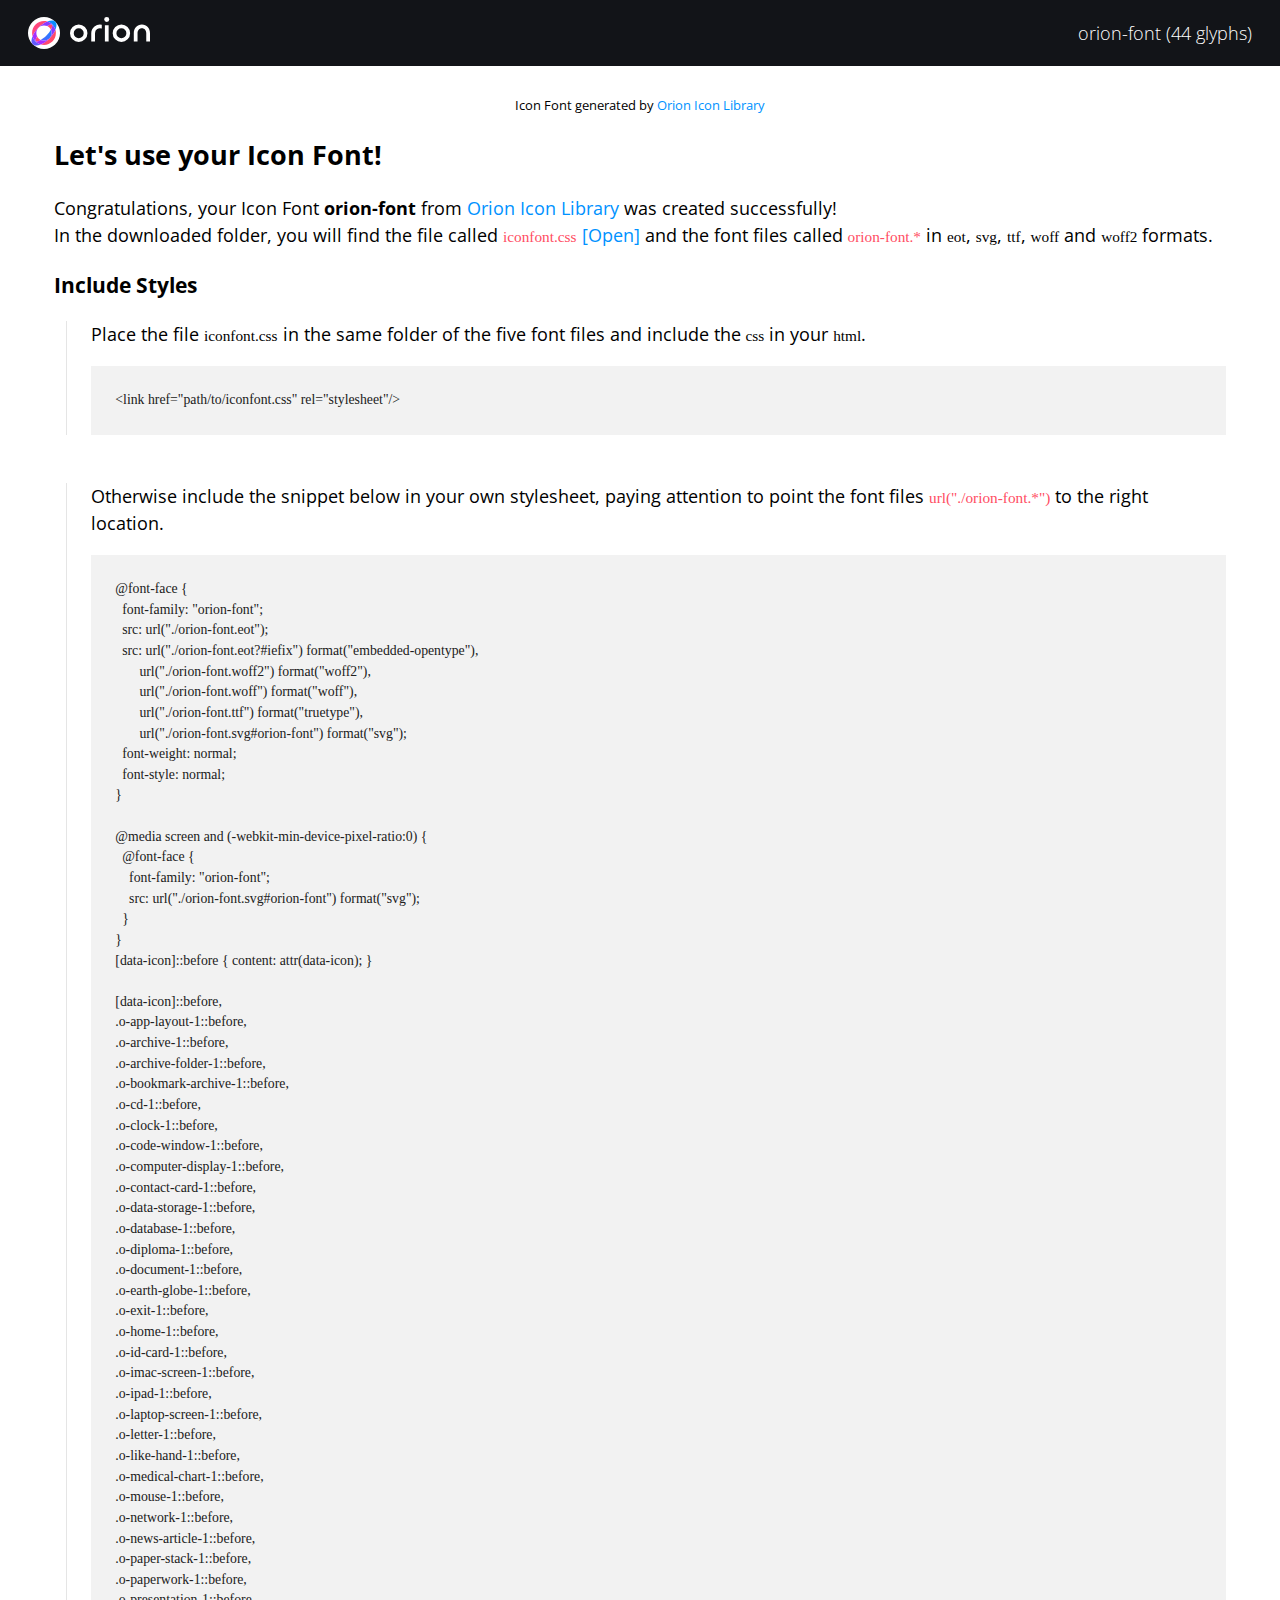
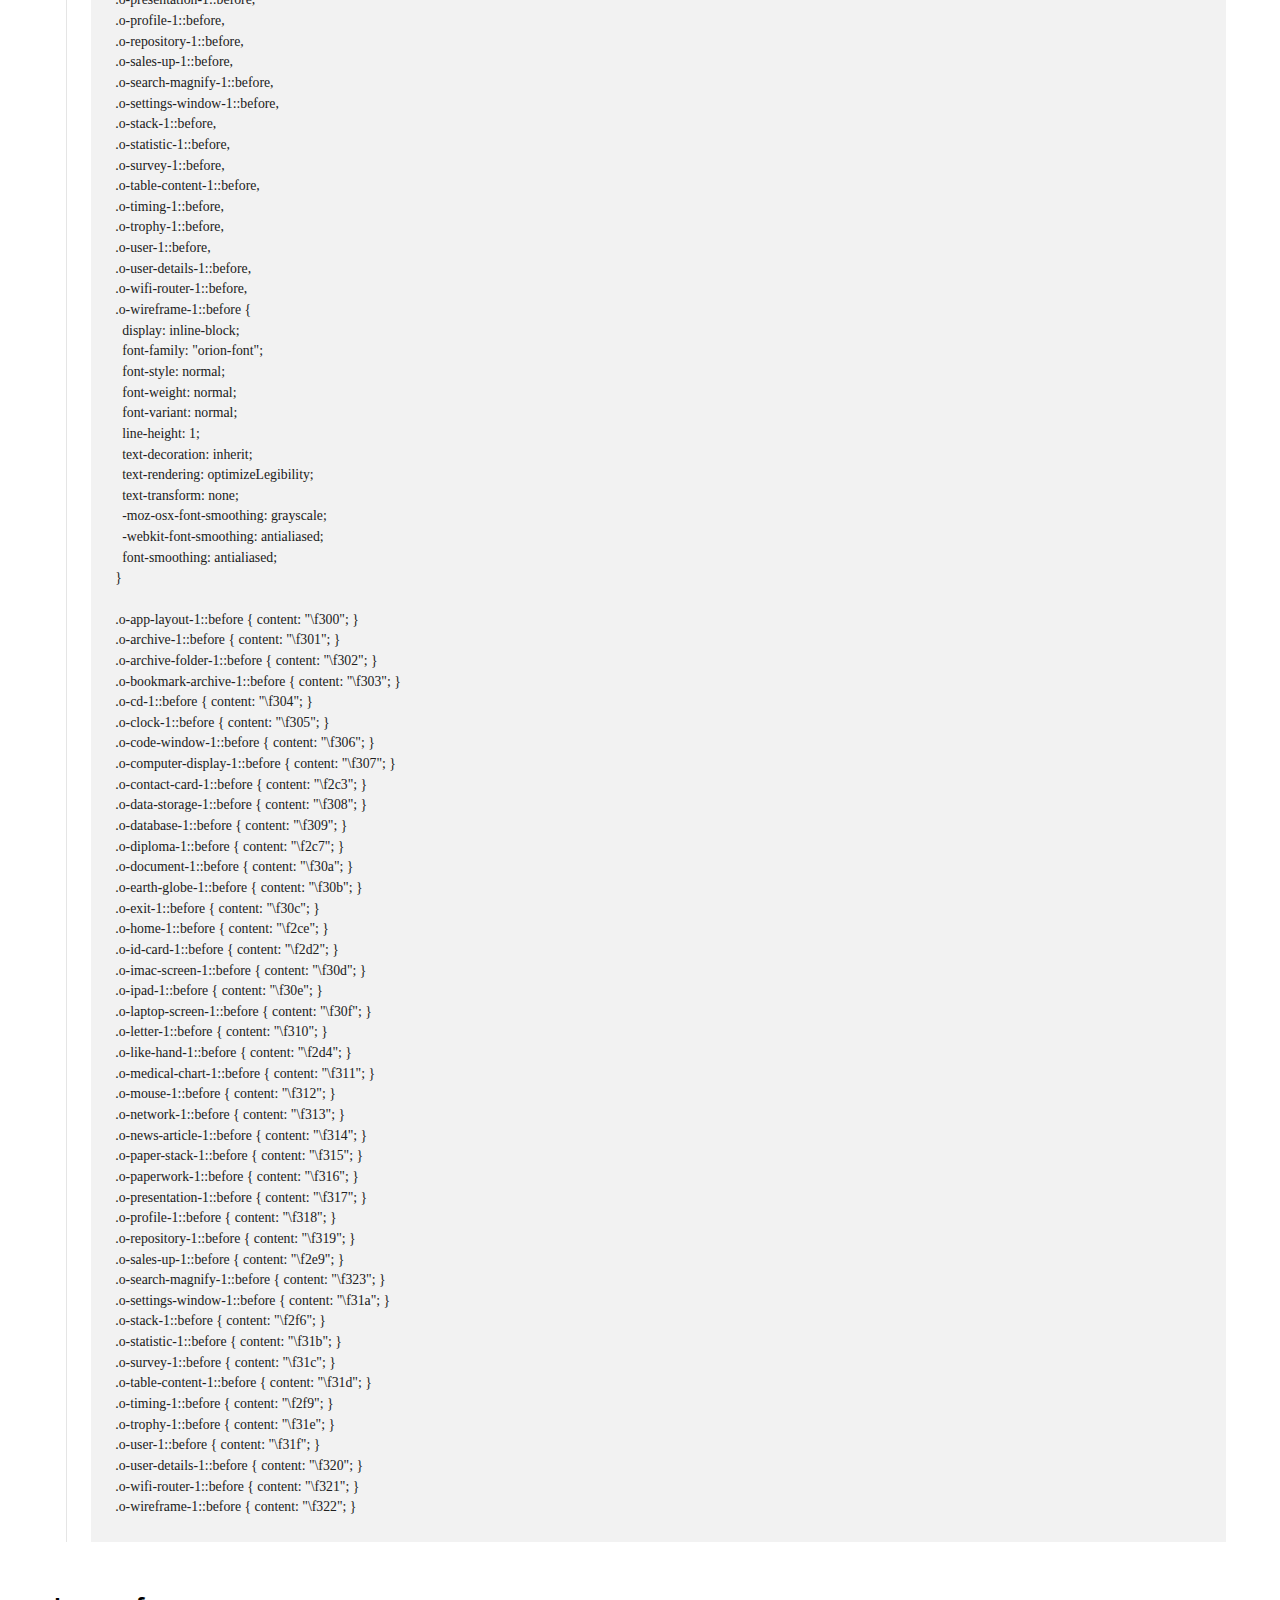
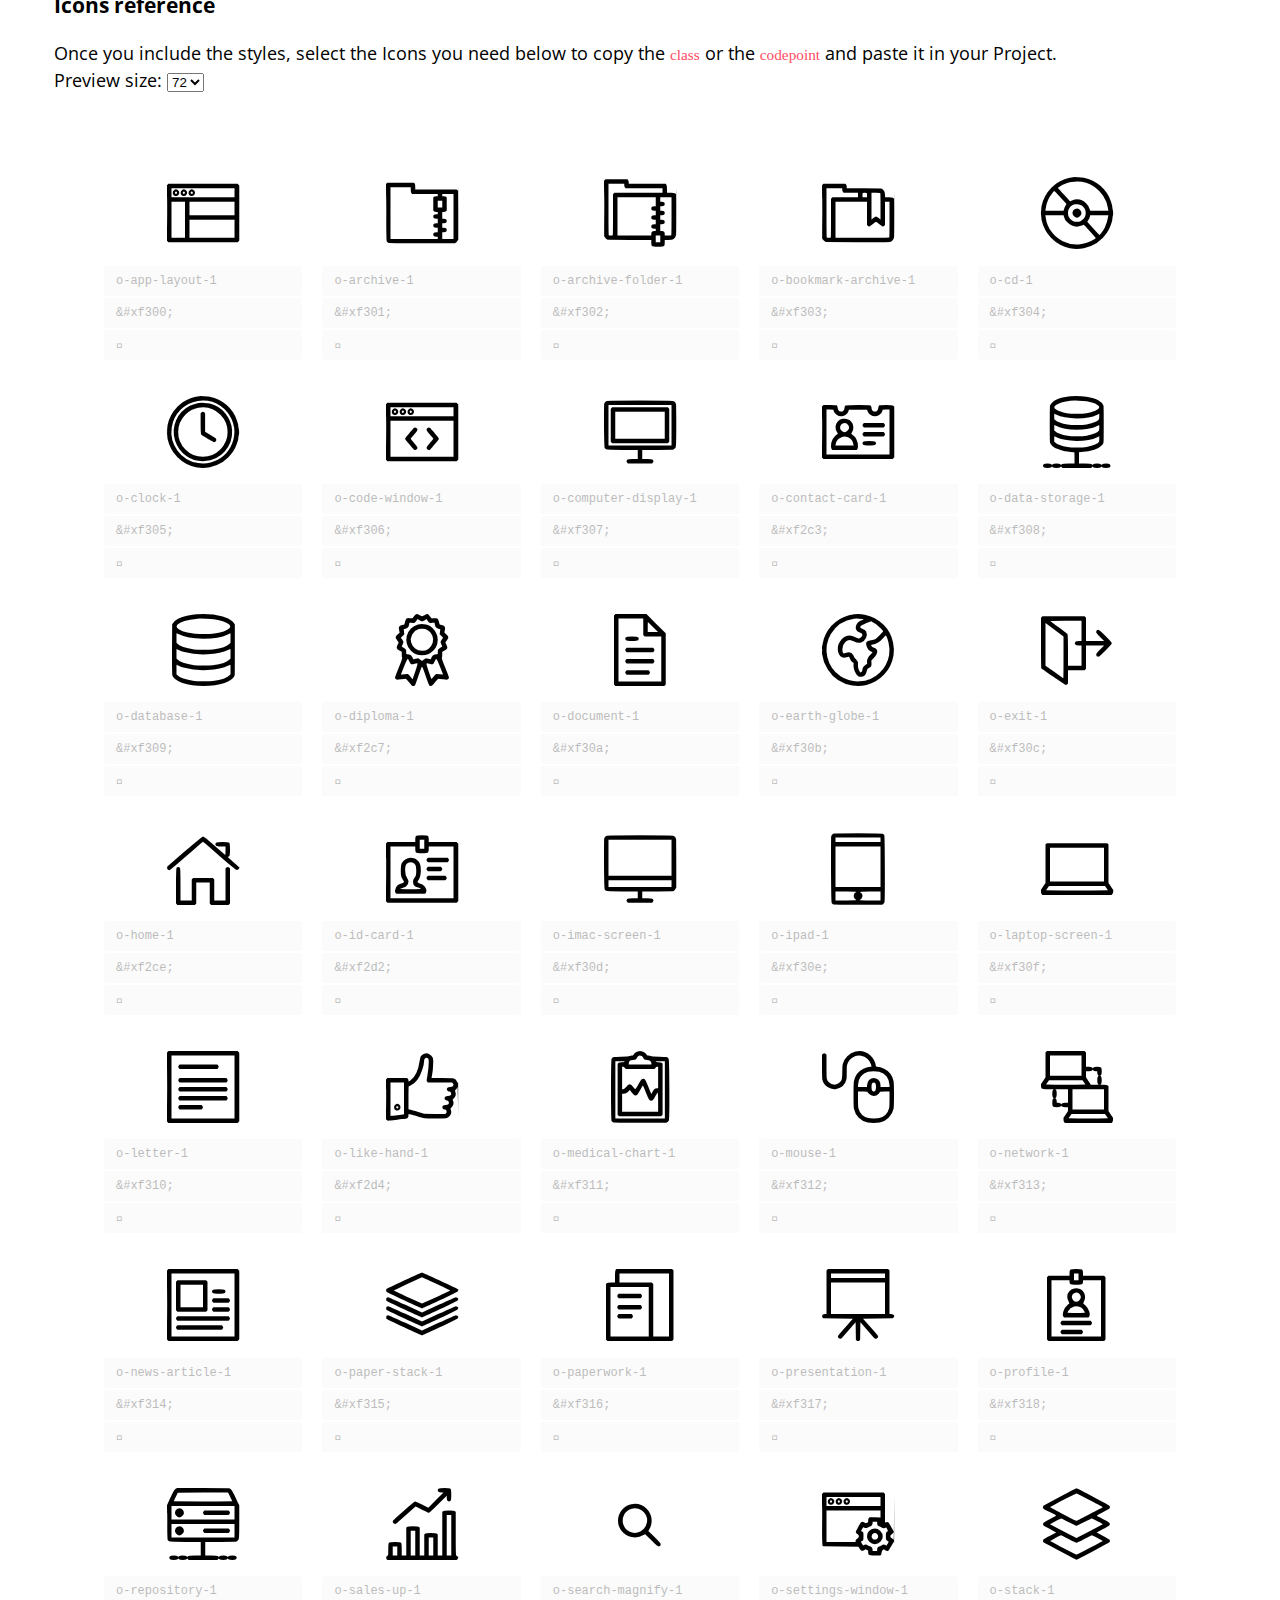
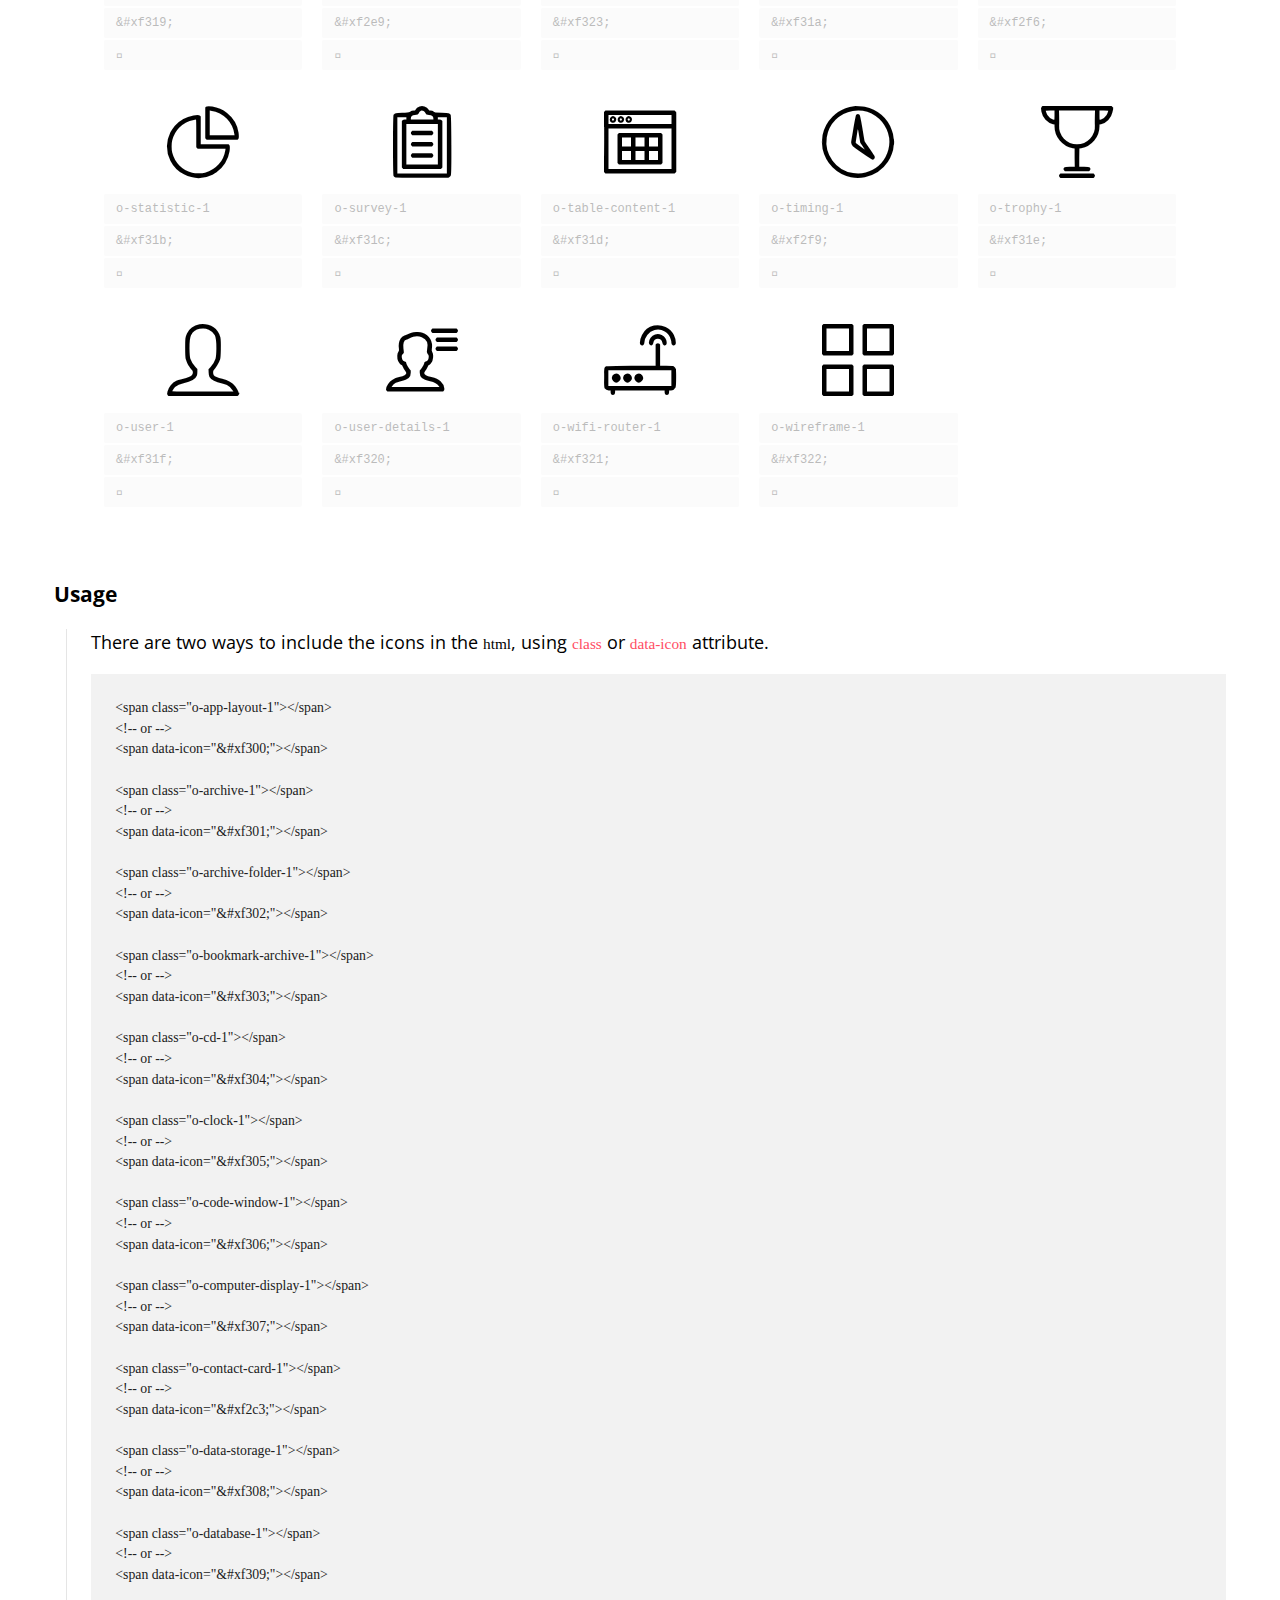
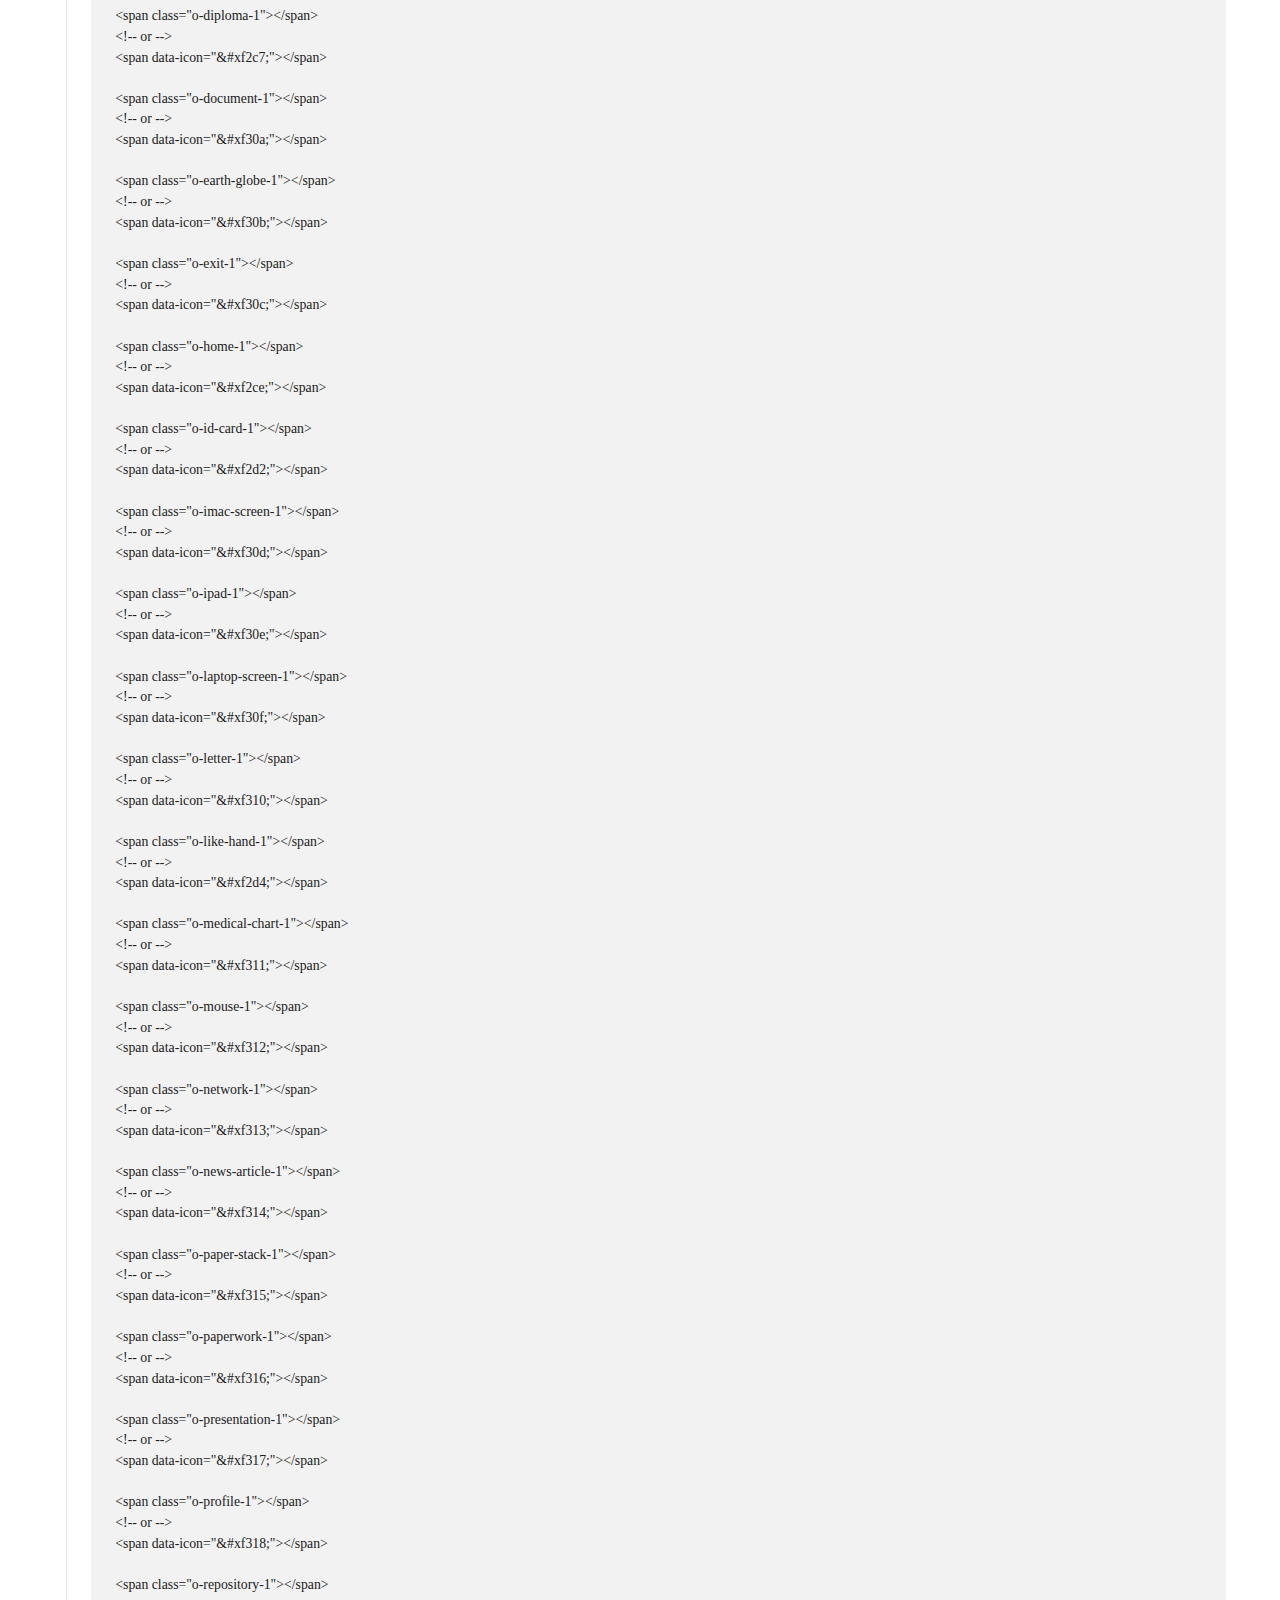
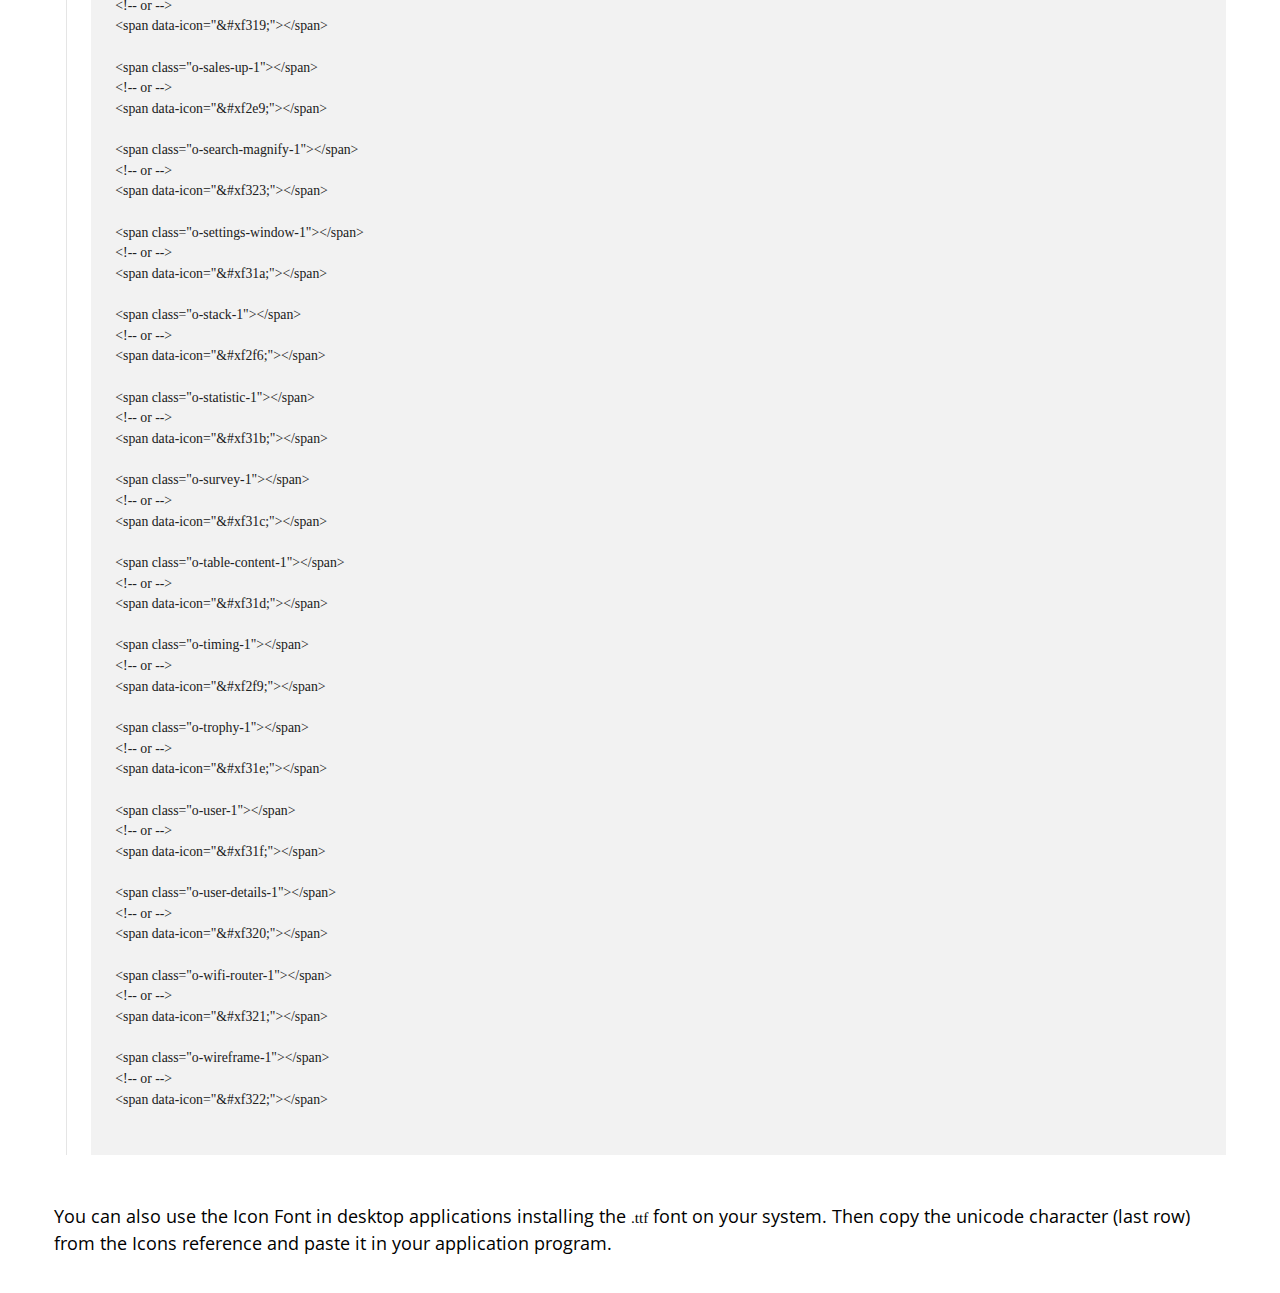
<file: fonts/preview.html>
<!doctype>
<html lang="en">
  <head>
    <link href="https://fonts.googleapis.com/css?family=Open+Sans" rel="stylesheet"/>
    <meta charset="UTF-8" />
    <title>orion-font Icon Font | Orion Icon Library</title>
    <style>
      html { box-sizing: border-box }
      *, *:before, *:after { box-sizing: inherit }
      
      body {
        margin: 0;
        padding: 0;
        font-family: 'Open Sans', sans-serif;
        font-size: 1.125rem;
      }
      
      .brand-red { color: #ff4d63 }
      .brand-blue { color: #007aff }
      
      .header {
        display: flex;
        align-items: center;
        background-color: #121418;
        justify-content: space-between;
        height: 66px;
        padding: 0 28px;
        color: white;
      }
      
      .logo_wrapper {
        display: flex;
        align-items: flex-start;
        color: #fff;
      }
      
      .logo_iso,
      .logo_name {
        display: inline-block;
        vertical-align: middle;
      }
      
      .logo_iso {
        width: 32px;
        height: 32px;
      }
      
      .logo_name {
        width: 80px;
        height: 25px;
        margin-left: 10px;
      }
      
      .title {
        font-weight: 300;
        max-width: 33%;
        font-size: 1em;
      }
      
      .ellipsis {
        white-space: nowrap;
        overflow: hidden;
        text-overflow: ellipsis;
      }
      
      .wrapper {
        padding: 1em 3em;
      }
      
      .tiny {
        font-size: .7em;
        text-align: center;
      }
      
      .heading,
      .link {
        color: inherit;
        text-decoration: none;
      }
      
      .link {
        color: #0092FF;
        cursor: pointer
      }
        .link:hover { text-decoration: underline }
        
      .heading:hover:after {
        content: "#";
        color: #0092FF;
        margin-left: 2px;
        opacity: .3;
        transition: opacity .3s;
      }
      
      .heading:active:after {
        opacity: 1;
      }
      
      .text {
        line-height: 1.5;
      }
      
      .pre {
        color: #202020;
        tab-ssize: 4px;
        overflow-x: auto;
        padding: 1.5em;
        line-height: 1.5;
        background: rgba(0, 0, 0, 0.05);
        font-size: .9em;
      }
      
      .pre-icon {
        font-size: 12px;
        padding: .5em 1em;
        width: 100%;
        z-index: 2;
        border-radius: 2px;
        opacity: .3;
        transition: opacity .3s;
        margin: 1px;
      }
      
      .code {
        font-family: Menlo, mono;
        font-size: .85em;
      }
      
      .section {
        padding-left: 24px;
        border-left: 1px solid rgba(0, 0, 0, 0.1);
        margin-left: 12px;
        margin-bottom: 48px;
      }
      
      .icons-list {
        overflow: auto;
        padding: 40px;
        margin: 0px;
        list-style: none;
        padding-bottom: 40px;
      }
      
      .icon {
        width: 100%;
        float: left;
        display: block;
        transition: opacity 250ms;
        cursor: pointer;
        position: relative;
      }
      
        @media (min-width: 767px) { .icon { width: 50% } }
        @media (min-width: 1023px) { .icon { width: 33.333% } }
        @media (min-width: 1199px) { .icon { width: 20% } }
        
        .icon:after {
          content: "";
          position: absolute;
          z-index: -1;
          top: 0px;
          right: 0px;
          bottom: 0px;
          left: 0px;
          opacity: 0;
          box-shadow: 0 .5em 3em rgba(0, 0, 0, .1);
          transition: opacity .3s;
        }
        .icon:hover:after {
            opacity: 1;
            z-index: 1;
        }
        .icon:before {
            content: "";
            padding-top: 100%;
            display: block;
        }
        .icon:hover .orion-font__class {
            opacity: 1;
        }
        .icon:hover .orion-font__code {
            opacity: 1;
        }
      
      .icon-wrapper {
        display: flex;
        align-items: center;
        justify-content: space-between;
        flex-direction: column;
        position: absolute;
        top: 0px;
        right: 0px;
        bottom: 0px;
        left: 0px;
        padding: 10px;
      }
      
      .icon-preview {
        margin-top: auto;
        margin-bottom: auto;
        position: relative;
      }
      
      .style {
        white-space: pre;
        display: inline-block;
        font-size: .7em;
        line-height: 1.5;
        background: rgba(0,0,0,0.05);
        tab-size: 4px;
        color: #202020;
        margin-top: 1em;
        width: 100%;
        outline: 0px;
        border-left: 4px solid #007aff;
      }
      
      
        .size-12 .icon-preview,
        .size-12 .letters { font-size: 12px; }
      
        .size-14 .icon-preview,
        .size-14 .letters { font-size: 14px; }
      
        .size-16 .icon-preview,
        .size-16 .letters { font-size: 16px; }
      
        .size-18 .icon-preview,
        .size-18 .letters { font-size: 18px; }
      
        .size-21 .icon-preview,
        .size-21 .letters { font-size: 21px; }
      
        .size-24 .icon-preview,
        .size-24 .letters { font-size: 24px; }
      
        .size-36 .icon-preview,
        .size-36 .letters { font-size: 36px; }
      
        .size-48 .icon-preview,
        .size-48 .letters { font-size: 48px; }
      
        .size-60 .icon-preview,
        .size-60 .letters { font-size: 60px; }
      
        .size-72 .icon-preview,
        .size-72 .letters { font-size: 72px; }
      

      /* Icon Font: orion-font */

      @font-face {
  font-family: "orion-font";
  src: url("./orion-font.eot");
  src: url("./orion-font.eot?#iefix") format("embedded-opentype"),
       url("./orion-font.woff2") format("woff2"),
       url("./orion-font.woff") format("woff"),
       url("./orion-font.ttf") format("truetype"),
       url("./orion-font.svg#orion-font") format("svg");
  font-weight: normal;
  font-style: normal;
}

@media screen and (-webkit-min-device-pixel-ratio:0) {
  @font-face {
    font-family: "orion-font";
    src: url("./orion-font.svg#orion-font") format("svg");
  }
}

      [data-icon]:before { content: attr(data-icon); }

      [data-icon]:before,
      .o-app-layout-1::before,
.o-archive-1::before,
.o-archive-folder-1::before,
.o-bookmark-archive-1::before,
.o-cd-1::before,
.o-clock-1::before,
.o-code-window-1::before,
.o-computer-display-1::before,
.o-contact-card-1::before,
.o-data-storage-1::before,
.o-database-1::before,
.o-diploma-1::before,
.o-document-1::before,
.o-earth-globe-1::before,
.o-exit-1::before,
.o-home-1::before,
.o-id-card-1::before,
.o-imac-screen-1::before,
.o-ipad-1::before,
.o-laptop-screen-1::before,
.o-letter-1::before,
.o-like-hand-1::before,
.o-medical-chart-1::before,
.o-mouse-1::before,
.o-network-1::before,
.o-news-article-1::before,
.o-paper-stack-1::before,
.o-paperwork-1::before,
.o-presentation-1::before,
.o-profile-1::before,
.o-repository-1::before,
.o-sales-up-1::before,
.o-search-magnify-1::before,
.o-settings-window-1::before,
.o-stack-1::before,
.o-statistic-1::before,
.o-survey-1::before,
.o-table-content-1::before,
.o-timing-1::before,
.o-trophy-1::before,
.o-user-1::before,
.o-user-details-1::before,
.o-wifi-router-1::before,
.o-wireframe-1::before {
        display: inline-block;
  font-family: "orion-font";
  font-style: normal;
  font-weight: normal;
  font-variant: normal;
  line-height: 1;
  text-decoration: inherit;
  text-rendering: optimizeLegibility;
  text-transform: none;
  -moz-osx-font-smoothing: grayscale;
  -webkit-font-smoothing: antialiased;
  font-smoothing: antialiased;
      }

      .o-app-layout-1::before { content: "\f300"; }
.o-archive-1::before { content: "\f301"; }
.o-archive-folder-1::before { content: "\f302"; }
.o-bookmark-archive-1::before { content: "\f303"; }
.o-cd-1::before { content: "\f304"; }
.o-clock-1::before { content: "\f305"; }
.o-code-window-1::before { content: "\f306"; }
.o-computer-display-1::before { content: "\f307"; }
.o-contact-card-1::before { content: "\f2c3"; }
.o-data-storage-1::before { content: "\f308"; }
.o-database-1::before { content: "\f309"; }
.o-diploma-1::before { content: "\f2c7"; }
.o-document-1::before { content: "\f30a"; }
.o-earth-globe-1::before { content: "\f30b"; }
.o-exit-1::before { content: "\f30c"; }
.o-home-1::before { content: "\f2ce"; }
.o-id-card-1::before { content: "\f2d2"; }
.o-imac-screen-1::before { content: "\f30d"; }
.o-ipad-1::before { content: "\f30e"; }
.o-laptop-screen-1::before { content: "\f30f"; }
.o-letter-1::before { content: "\f310"; }
.o-like-hand-1::before { content: "\f2d4"; }
.o-medical-chart-1::before { content: "\f311"; }
.o-mouse-1::before { content: "\f312"; }
.o-network-1::before { content: "\f313"; }
.o-news-article-1::before { content: "\f314"; }
.o-paper-stack-1::before { content: "\f315"; }
.o-paperwork-1::before { content: "\f316"; }
.o-presentation-1::before { content: "\f317"; }
.o-profile-1::before { content: "\f318"; }
.o-repository-1::before { content: "\f319"; }
.o-sales-up-1::before { content: "\f2e9"; }
.o-search-magnify-1::before { content: "\f323"; }
.o-settings-window-1::before { content: "\f31a"; }
.o-stack-1::before { content: "\f2f6"; }
.o-statistic-1::before { content: "\f31b"; }
.o-survey-1::before { content: "\f31c"; }
.o-table-content-1::before { content: "\f31d"; }
.o-timing-1::before { content: "\f2f9"; }
.o-trophy-1::before { content: "\f31e"; }
.o-user-1::before { content: "\f31f"; }
.o-user-details-1::before { content: "\f320"; }
.o-wifi-router-1::before { content: "\f321"; }
.o-wireframe-1::before { content: "\f322"; }
    </style>

    <!--[if lte IE 8]><script src="http://html5shiv.googlecode.com/svn/trunk/html5.js"></script><![endif]-->

  </head>

  <body>
    <svg width="0" height="0" style="display:block">
      <defs>
        <linearGradient id="orion_logo_a" gradientUnits="userSpaceOnUse" x1="13.183"
        y1="62.808" x2="79.541" y2="62.808">
          <stop offset="0" stop-color="#FF4581"></stop>
          <stop offset="1" stop-color="#FF4D63"></stop>
        </linearGradient>
        <linearGradient id="orion_logo_b" gradientUnits="userSpaceOnUse" x1="13.177"
        y1="29.193" x2="79.535" y2="29.193">
          <stop offset="0" stop-color="#FF4581"></stop>
          <stop offset="1" stop-color="#FF4D63"></stop>
        </linearGradient>
        <linearGradient id="orion_logo_c" gradientUnits="userSpaceOnUse" x1="13.182"
        y1="33.549" x2="79.533" y2="33.549">
          <stop offset="0" stop-color="#FF4581"></stop>
          <stop offset="1" stop-color="#FF4D63"></stop>
        </linearGradient>
        <linearGradient id="orion_logo_d" gradientUnits="userSpaceOnUse" x1="13.186"
        y1="58.453" x2="79.534" y2="58.453">
          <stop offset="0" stop-color="#FF4581"></stop>
          <stop offset="1" stop-color="#FF4D63"></stop>
        </linearGradient>
        <linearGradient id="orion_logo_e" gradientUnits="userSpaceOnUse" x1="14.32"
        y1="77.671" x2="79.601" y2="12.39">
          <stop offset="0" stop-color="#6757FF"></stop>
          <stop offset="1" stop-color="#0092FF"></stop>
        </linearGradient>
        <linearGradient id="orion_logo_f" gradientUnits="userSpaceOnUse" x1="14.33"
        y1="77.675" x2="79.611" y2="12.394">
          <stop offset="0" stop-color="#6757FF"></stop>
          <stop offset="1" stop-color="#0092FF"></stop>
        </linearGradient>
        <linearGradient id="orion_logo_g" gradientUnits="userSpaceOnUse" x1="24.694"
        y1="88.035" x2="89.969" y2="22.76">
          <stop offset="0" stop-color="#6757FF"></stop>
          <stop offset="1" stop-color="#0092FF"></stop>
        </linearGradient>
        <linearGradient id="orion_logo_h" gradientUnits="userSpaceOnUse" x1="22.838"
        y1="69.61" x2="69.095" y2="22.453">
          <stop offset="0" stop-color="#AB2BFF"></stop>
          <stop offset="1" stop-color="#863CFF"></stop>
        </linearGradient>
      </defs>
    </svg>
    <div id="page">
      <header class="header">
        <a href="https://orioniconlibrary.com/?utm_source=font_demo" class="logo_wrapper">
          <svg viewBox="0 0 92 92" class="logo_iso">
            <g>
              <ellipse fill="currentColor" cx="46" cy="46" rx="46" ry="46"></ellipse>
              <path fill="url(#orion_logo_a)" d="M26.2 55.4c-.9 1.5-1.6 3.1-2.2 4.6-2.4 5.7-2.3 9.1-2 10.1.3.1.7.1 1.4.1 3.2 0 7.9-1.4 13.3-4.4-4.7-2.1-8.4-5.8-10.5-10.4z"></path>
              <path fill="url(#orion_logo_b)" d="M65.8 36.6c.8-1.5 1.6-3.1 2.2-4.6 2.4-5.7 2.3-9.1 2-10.1-.3-.1-.7-.1-1.4-.1-3.2 0-7.9 1.4-13.3 4.4 4.6 2.1 8.4 5.8 10.5 10.4z"></path>
              <path fill="url(#orion_logo_c)" d="M55.3 13.1c-3-.8-6.1-1.3-9.3-1.3-18.9 0-34.2 15.3-34.2 34.2 0 3.2.5 6.3 1.3 9.3 3.4-8 9.3-16.7 17.4-24.8 8-8.1 16.8-14 24.8-17.4z"></path>
              <path fill="url(#orion_logo_d)" d="M61.5 61.5c-8 8-16.8 14-24.8 17.4 2.9.8 6.1 1.3 9.3 1.3 18.9 0 34.2-15.3 34.2-34.2 0-3.2-.5-6.3-1.3-9.3-3.4 8-9.3 16.8-17.4 24.8z"></path>
              <path fill="url(#orion_logo_e)" d="M78.9 36.7c4.1-9.8 4.4-18.5-.4-23.2-2.4-2.4-5.8-3.5-9.8-3.5-4 0-8.6 1.1-13.4 3.1 11.4 3.2 20.4 12.2 23.6 23.6z"></path>
              <path fill="url(#orion_logo_f)" d="M13.1 55.3c-4.1 9.8-4.4 18.5.4 23.2 2.4 2.4 5.8 3.5 9.8 3.5 4 0 8.6-1.1 13.4-3.1-11.4-3.2-20.4-12.2-23.6-23.6z"></path>
              <path fill="url(#orion_logo_g)" d="M65.8 36.6c-3 5.6-7.4 11.3-12.7 16.5-5.7 5.7-11.4 9.9-16.5 12.7 2.8 1.4 6 2.1 9.4 2.1 12.1 0 21.9-9.8 21.9-21.9 0-3.4-.7-6.5-2.1-9.4z"></path>
              <path fill="url(#orion_logo_h)" d="M78.9 36.7c-3.2-11.4-12.2-20.4-23.6-23.6-8 3.4-16.7 9.3-24.8 17.4-8 8-14 16.8-17.4 24.8 3.2 11.4 12.2 20.4 23.6 23.6 8-3.4 16.7-9.3 24.8-17.4 8.1-8 14-16.8 17.4-24.8zM46 67.9c-3.4 0-6.5-.8-9.4-2.1-5.4 3-10.1 4.4-13.3 4.4-.7 0-1.1-.1-1.4-.1-.2-1.1-.4-4.4 2-10.1.6-1.5 1.4-3 2.2-4.6-1.4-2.8-2.1-6-2.1-9.4 0-12.1 9.8-21.9 21.9-21.9 3.4 0 6.5.8 9.4 2.1 5.4-3 10.1-4.4 13.3-4.4.7 0 1.1.1 1.4.1.2 1 .4 4.4-2 10.1-.6 1.5-1.4 3-2.2 4.6 1.4 2.8 2.1 6 2.1 9.4 0 12.1-9.8 21.9-21.9 21.9z"></path>
            </g>
          </svg>
          <svg viewBox="0 0 128.4 39.8" class="logo_name">
            <g fill="currentColor">
              <path d="M56 13h6v26h-6zm-42 4.8a8 8 0 1 1-8 8 8 8 0 0 1 8-8m0-6a14 14 0 1 0 14 14 14 14 0 0 0-14-14zm68.5 6a8 8 0 1 1-8 8 8 8 0 0 1 8-8m0-6a14 14 0 1 0 14 14 14 14 0 0 0-14-14zm-31.5.3a14 14 0 0 0-16.9 13.7V39h6V25.8A8 8 0 0 1 51 18.3z"></path>
              <circle cx="59" cy="4" r="4"></circle>
              <path d="M128.4 25.8c0-7.7-5.3-14-13-14s-13 6.3-13 14V39h6V25.8c0-4.4 2.6-8 7-8s7 3.6 7 8V39h6z"></path>
            </g>
          </svg>
        </a>
        
        <h1 class="title ellipsis">orion-font (44 glyphs)</h1>
      </header>
      <section class="wrapper">
        <p class="tiny">Icon Font generated by <a class="link" href="https://orioniconlibrary.com/?utm_source=font_demo">Orion Icon Library</a></p>
        <h2>Let&#x27;s use your Icon Font!</h2>
        
        <p class="text">Congratulations, your Icon Font <strong>orion-font</strong>
          from <a class="link" href="https://orioniconlibrary.com/?utm_source=font_demo">Orion Icon Library</a> was
          created successfully!
          <br/>In the downloaded folder, you will find the file called <code class="code brand-red">iconfont.css</code> <a class="link" href="iconfont.css" download="iconfont.css">[Open]</a> and
          the font files called <code class="code brand-red">orion-font.*</code> in 
          <code class="code">eot</code>, <code class="code">svg</code>, <code class="code">ttf</code>, <code class="code">woff</code> and <code class="code">woff2</code> formats. 
        </p>
        
        <h3 id="include-styles">
          <a class="heading" href="#include-styles"> Include Styles </a>
        </h3>
        
        <div class="section">
          <p class="text">
            Place the file <code class="code">iconfont.css</code> in the same folder of the five font files and include the <code class="code">css</code> in your <code class="code">html</code>.
          </p>
          <pre class="pre"><code class="code">&lt;link href="path/to/iconfont.css" rel="stylesheet"/&gt;</code></pre>
        </div>
        
        <div class="section">
          <p class="text">
            Otherwise include the snippet below in your own stylesheet, paying attention to point the font files <code class="code brand-red">url("./orion-font.*")</code> to the right location.
          </p>
          <pre class="pre"><code class="code">@font-face {
  font-family: "orion-font";
  src: url("./orion-font.eot");
  src: url("./orion-font.eot?#iefix") format("embedded-opentype"),
       url("./orion-font.woff2") format("woff2"),
       url("./orion-font.woff") format("woff"),
       url("./orion-font.ttf") format("truetype"),
       url("./orion-font.svg#orion-font") format("svg");
  font-weight: normal;
  font-style: normal;
}

@media screen and (-webkit-min-device-pixel-ratio:0) {
  @font-face {
    font-family: "orion-font";
    src: url("./orion-font.svg#orion-font") format("svg");
  }
}
[data-icon]::before { content: attr(data-icon); }

[data-icon]::before,
.o-app-layout-1::before,
.o-archive-1::before,
.o-archive-folder-1::before,
.o-bookmark-archive-1::before,
.o-cd-1::before,
.o-clock-1::before,
.o-code-window-1::before,
.o-computer-display-1::before,
.o-contact-card-1::before,
.o-data-storage-1::before,
.o-database-1::before,
.o-diploma-1::before,
.o-document-1::before,
.o-earth-globe-1::before,
.o-exit-1::before,
.o-home-1::before,
.o-id-card-1::before,
.o-imac-screen-1::before,
.o-ipad-1::before,
.o-laptop-screen-1::before,
.o-letter-1::before,
.o-like-hand-1::before,
.o-medical-chart-1::before,
.o-mouse-1::before,
.o-network-1::before,
.o-news-article-1::before,
.o-paper-stack-1::before,
.o-paperwork-1::before,
.o-presentation-1::before,
.o-profile-1::before,
.o-repository-1::before,
.o-sales-up-1::before,
.o-search-magnify-1::before,
.o-settings-window-1::before,
.o-stack-1::before,
.o-statistic-1::before,
.o-survey-1::before,
.o-table-content-1::before,
.o-timing-1::before,
.o-trophy-1::before,
.o-user-1::before,
.o-user-details-1::before,
.o-wifi-router-1::before,
.o-wireframe-1::before {
  display: inline-block;
  font-family: "orion-font";
  font-style: normal;
  font-weight: normal;
  font-variant: normal;
  line-height: 1;
  text-decoration: inherit;
  text-rendering: optimizeLegibility;
  text-transform: none;
  -moz-osx-font-smoothing: grayscale;
  -webkit-font-smoothing: antialiased;
  font-smoothing: antialiased;
}

.o-app-layout-1::before { content: "\f300"; }
.o-archive-1::before { content: "\f301"; }
.o-archive-folder-1::before { content: "\f302"; }
.o-bookmark-archive-1::before { content: "\f303"; }
.o-cd-1::before { content: "\f304"; }
.o-clock-1::before { content: "\f305"; }
.o-code-window-1::before { content: "\f306"; }
.o-computer-display-1::before { content: "\f307"; }
.o-contact-card-1::before { content: "\f2c3"; }
.o-data-storage-1::before { content: "\f308"; }
.o-database-1::before { content: "\f309"; }
.o-diploma-1::before { content: "\f2c7"; }
.o-document-1::before { content: "\f30a"; }
.o-earth-globe-1::before { content: "\f30b"; }
.o-exit-1::before { content: "\f30c"; }
.o-home-1::before { content: "\f2ce"; }
.o-id-card-1::before { content: "\f2d2"; }
.o-imac-screen-1::before { content: "\f30d"; }
.o-ipad-1::before { content: "\f30e"; }
.o-laptop-screen-1::before { content: "\f30f"; }
.o-letter-1::before { content: "\f310"; }
.o-like-hand-1::before { content: "\f2d4"; }
.o-medical-chart-1::before { content: "\f311"; }
.o-mouse-1::before { content: "\f312"; }
.o-network-1::before { content: "\f313"; }
.o-news-article-1::before { content: "\f314"; }
.o-paper-stack-1::before { content: "\f315"; }
.o-paperwork-1::before { content: "\f316"; }
.o-presentation-1::before { content: "\f317"; }
.o-profile-1::before { content: "\f318"; }
.o-repository-1::before { content: "\f319"; }
.o-sales-up-1::before { content: "\f2e9"; }
.o-search-magnify-1::before { content: "\f323"; }
.o-settings-window-1::before { content: "\f31a"; }
.o-stack-1::before { content: "\f2f6"; }
.o-statistic-1::before { content: "\f31b"; }
.o-survey-1::before { content: "\f31c"; }
.o-table-content-1::before { content: "\f31d"; }
.o-timing-1::before { content: "\f2f9"; }
.o-trophy-1::before { content: "\f31e"; }
.o-user-1::before { content: "\f31f"; }
.o-user-details-1::before { content: "\f320"; }
.o-wifi-router-1::before { content: "\f321"; }
.o-wireframe-1::before { content: "\f322"; }</code></pre>
        </div>
        
        <h3 id="icons">
          <a class="heading" href="#icons"> Icons reference </a>
        </h3>
        
        <p class="text">
          Once you include the styles, select the Icons you need below to copy the <code class="code brand-red">class</code> or the <code class="code brand-red">codepoint</code> and paste it in your Project.
          <br />
          Preview size: <select class="js-size">
            
              <option value="size-12" selected>
                12
              </option>
            
              <option value="size-14" selected>
                14
              </option>
            
              <option value="size-16" selected>
                16
              </option>
            
              <option value="size-18" selected>
                18
              </option>
            
              <option value="size-21" selected>
                21
              </option>
            
              <option value="size-24" selected>
                24
              </option>
            
              <option value="size-36" selected>
                36
              </option>
            
              <option value="size-48" selected>
                48
              </option>
            
              <option value="size-60" selected>
                60
              </option>
            
              <option value="size-72" selected>
                72
              </option>
            
          </select>
        </p>
        
        <div id="icons-preview" class="size-72">
          <ul class="icons-list">
            
              
              <li class="icon js-item">
                <div class="icon-wrapper">
                  <i id="o-app-layout-1" class="o-app-layout-1 icon-preview"></i>
                  <pre class="pre pre-icon orion-font__class js-item"><code class="js-icon-code">o-app-layout-1</code></pre>
                  <pre class="pre pre-icon orion-font__code js-item"><code class="js-icon-code">&amp;#xf300;</code></pre>
                  <pre class="pre pre-icon orion-font__code js-item"><code class="js-icon-code js-unicode">f300</code></pre>
                </div>
              </li>
              
            
              
              <li class="icon js-item">
                <div class="icon-wrapper">
                  <i id="o-archive-1" class="o-archive-1 icon-preview"></i>
                  <pre class="pre pre-icon orion-font__class js-item"><code class="js-icon-code">o-archive-1</code></pre>
                  <pre class="pre pre-icon orion-font__code js-item"><code class="js-icon-code">&amp;#xf301;</code></pre>
                  <pre class="pre pre-icon orion-font__code js-item"><code class="js-icon-code js-unicode">f301</code></pre>
                </div>
              </li>
              
            
              
              <li class="icon js-item">
                <div class="icon-wrapper">
                  <i id="o-archive-folder-1" class="o-archive-folder-1 icon-preview"></i>
                  <pre class="pre pre-icon orion-font__class js-item"><code class="js-icon-code">o-archive-folder-1</code></pre>
                  <pre class="pre pre-icon orion-font__code js-item"><code class="js-icon-code">&amp;#xf302;</code></pre>
                  <pre class="pre pre-icon orion-font__code js-item"><code class="js-icon-code js-unicode">f302</code></pre>
                </div>
              </li>
              
            
              
              <li class="icon js-item">
                <div class="icon-wrapper">
                  <i id="o-bookmark-archive-1" class="o-bookmark-archive-1 icon-preview"></i>
                  <pre class="pre pre-icon orion-font__class js-item"><code class="js-icon-code">o-bookmark-archive-1</code></pre>
                  <pre class="pre pre-icon orion-font__code js-item"><code class="js-icon-code">&amp;#xf303;</code></pre>
                  <pre class="pre pre-icon orion-font__code js-item"><code class="js-icon-code js-unicode">f303</code></pre>
                </div>
              </li>
              
            
              
              <li class="icon js-item">
                <div class="icon-wrapper">
                  <i id="o-cd-1" class="o-cd-1 icon-preview"></i>
                  <pre class="pre pre-icon orion-font__class js-item"><code class="js-icon-code">o-cd-1</code></pre>
                  <pre class="pre pre-icon orion-font__code js-item"><code class="js-icon-code">&amp;#xf304;</code></pre>
                  <pre class="pre pre-icon orion-font__code js-item"><code class="js-icon-code js-unicode">f304</code></pre>
                </div>
              </li>
              
            
              
              <li class="icon js-item">
                <div class="icon-wrapper">
                  <i id="o-clock-1" class="o-clock-1 icon-preview"></i>
                  <pre class="pre pre-icon orion-font__class js-item"><code class="js-icon-code">o-clock-1</code></pre>
                  <pre class="pre pre-icon orion-font__code js-item"><code class="js-icon-code">&amp;#xf305;</code></pre>
                  <pre class="pre pre-icon orion-font__code js-item"><code class="js-icon-code js-unicode">f305</code></pre>
                </div>
              </li>
              
            
              
              <li class="icon js-item">
                <div class="icon-wrapper">
                  <i id="o-code-window-1" class="o-code-window-1 icon-preview"></i>
                  <pre class="pre pre-icon orion-font__class js-item"><code class="js-icon-code">o-code-window-1</code></pre>
                  <pre class="pre pre-icon orion-font__code js-item"><code class="js-icon-code">&amp;#xf306;</code></pre>
                  <pre class="pre pre-icon orion-font__code js-item"><code class="js-icon-code js-unicode">f306</code></pre>
                </div>
              </li>
              
            
              
              <li class="icon js-item">
                <div class="icon-wrapper">
                  <i id="o-computer-display-1" class="o-computer-display-1 icon-preview"></i>
                  <pre class="pre pre-icon orion-font__class js-item"><code class="js-icon-code">o-computer-display-1</code></pre>
                  <pre class="pre pre-icon orion-font__code js-item"><code class="js-icon-code">&amp;#xf307;</code></pre>
                  <pre class="pre pre-icon orion-font__code js-item"><code class="js-icon-code js-unicode">f307</code></pre>
                </div>
              </li>
              
            
              
              <li class="icon js-item">
                <div class="icon-wrapper">
                  <i id="o-contact-card-1" class="o-contact-card-1 icon-preview"></i>
                  <pre class="pre pre-icon orion-font__class js-item"><code class="js-icon-code">o-contact-card-1</code></pre>
                  <pre class="pre pre-icon orion-font__code js-item"><code class="js-icon-code">&amp;#xf2c3;</code></pre>
                  <pre class="pre pre-icon orion-font__code js-item"><code class="js-icon-code js-unicode">f2c3</code></pre>
                </div>
              </li>
              
            
              
              <li class="icon js-item">
                <div class="icon-wrapper">
                  <i id="o-data-storage-1" class="o-data-storage-1 icon-preview"></i>
                  <pre class="pre pre-icon orion-font__class js-item"><code class="js-icon-code">o-data-storage-1</code></pre>
                  <pre class="pre pre-icon orion-font__code js-item"><code class="js-icon-code">&amp;#xf308;</code></pre>
                  <pre class="pre pre-icon orion-font__code js-item"><code class="js-icon-code js-unicode">f308</code></pre>
                </div>
              </li>
              
            
              
              <li class="icon js-item">
                <div class="icon-wrapper">
                  <i id="o-database-1" class="o-database-1 icon-preview"></i>
                  <pre class="pre pre-icon orion-font__class js-item"><code class="js-icon-code">o-database-1</code></pre>
                  <pre class="pre pre-icon orion-font__code js-item"><code class="js-icon-code">&amp;#xf309;</code></pre>
                  <pre class="pre pre-icon orion-font__code js-item"><code class="js-icon-code js-unicode">f309</code></pre>
                </div>
              </li>
              
            
              
              <li class="icon js-item">
                <div class="icon-wrapper">
                  <i id="o-diploma-1" class="o-diploma-1 icon-preview"></i>
                  <pre class="pre pre-icon orion-font__class js-item"><code class="js-icon-code">o-diploma-1</code></pre>
                  <pre class="pre pre-icon orion-font__code js-item"><code class="js-icon-code">&amp;#xf2c7;</code></pre>
                  <pre class="pre pre-icon orion-font__code js-item"><code class="js-icon-code js-unicode">f2c7</code></pre>
                </div>
              </li>
              
            
              
              <li class="icon js-item">
                <div class="icon-wrapper">
                  <i id="o-document-1" class="o-document-1 icon-preview"></i>
                  <pre class="pre pre-icon orion-font__class js-item"><code class="js-icon-code">o-document-1</code></pre>
                  <pre class="pre pre-icon orion-font__code js-item"><code class="js-icon-code">&amp;#xf30a;</code></pre>
                  <pre class="pre pre-icon orion-font__code js-item"><code class="js-icon-code js-unicode">f30a</code></pre>
                </div>
              </li>
              
            
              
              <li class="icon js-item">
                <div class="icon-wrapper">
                  <i id="o-earth-globe-1" class="o-earth-globe-1 icon-preview"></i>
                  <pre class="pre pre-icon orion-font__class js-item"><code class="js-icon-code">o-earth-globe-1</code></pre>
                  <pre class="pre pre-icon orion-font__code js-item"><code class="js-icon-code">&amp;#xf30b;</code></pre>
                  <pre class="pre pre-icon orion-font__code js-item"><code class="js-icon-code js-unicode">f30b</code></pre>
                </div>
              </li>
              
            
              
              <li class="icon js-item">
                <div class="icon-wrapper">
                  <i id="o-exit-1" class="o-exit-1 icon-preview"></i>
                  <pre class="pre pre-icon orion-font__class js-item"><code class="js-icon-code">o-exit-1</code></pre>
                  <pre class="pre pre-icon orion-font__code js-item"><code class="js-icon-code">&amp;#xf30c;</code></pre>
                  <pre class="pre pre-icon orion-font__code js-item"><code class="js-icon-code js-unicode">f30c</code></pre>
                </div>
              </li>
              
            
              
              <li class="icon js-item">
                <div class="icon-wrapper">
                  <i id="o-home-1" class="o-home-1 icon-preview"></i>
                  <pre class="pre pre-icon orion-font__class js-item"><code class="js-icon-code">o-home-1</code></pre>
                  <pre class="pre pre-icon orion-font__code js-item"><code class="js-icon-code">&amp;#xf2ce;</code></pre>
                  <pre class="pre pre-icon orion-font__code js-item"><code class="js-icon-code js-unicode">f2ce</code></pre>
                </div>
              </li>
              
            
              
              <li class="icon js-item">
                <div class="icon-wrapper">
                  <i id="o-id-card-1" class="o-id-card-1 icon-preview"></i>
                  <pre class="pre pre-icon orion-font__class js-item"><code class="js-icon-code">o-id-card-1</code></pre>
                  <pre class="pre pre-icon orion-font__code js-item"><code class="js-icon-code">&amp;#xf2d2;</code></pre>
                  <pre class="pre pre-icon orion-font__code js-item"><code class="js-icon-code js-unicode">f2d2</code></pre>
                </div>
              </li>
              
            
              
              <li class="icon js-item">
                <div class="icon-wrapper">
                  <i id="o-imac-screen-1" class="o-imac-screen-1 icon-preview"></i>
                  <pre class="pre pre-icon orion-font__class js-item"><code class="js-icon-code">o-imac-screen-1</code></pre>
                  <pre class="pre pre-icon orion-font__code js-item"><code class="js-icon-code">&amp;#xf30d;</code></pre>
                  <pre class="pre pre-icon orion-font__code js-item"><code class="js-icon-code js-unicode">f30d</code></pre>
                </div>
              </li>
              
            
              
              <li class="icon js-item">
                <div class="icon-wrapper">
                  <i id="o-ipad-1" class="o-ipad-1 icon-preview"></i>
                  <pre class="pre pre-icon orion-font__class js-item"><code class="js-icon-code">o-ipad-1</code></pre>
                  <pre class="pre pre-icon orion-font__code js-item"><code class="js-icon-code">&amp;#xf30e;</code></pre>
                  <pre class="pre pre-icon orion-font__code js-item"><code class="js-icon-code js-unicode">f30e</code></pre>
                </div>
              </li>
              
            
              
              <li class="icon js-item">
                <div class="icon-wrapper">
                  <i id="o-laptop-screen-1" class="o-laptop-screen-1 icon-preview"></i>
                  <pre class="pre pre-icon orion-font__class js-item"><code class="js-icon-code">o-laptop-screen-1</code></pre>
                  <pre class="pre pre-icon orion-font__code js-item"><code class="js-icon-code">&amp;#xf30f;</code></pre>
                  <pre class="pre pre-icon orion-font__code js-item"><code class="js-icon-code js-unicode">f30f</code></pre>
                </div>
              </li>
              
            
              
              <li class="icon js-item">
                <div class="icon-wrapper">
                  <i id="o-letter-1" class="o-letter-1 icon-preview"></i>
                  <pre class="pre pre-icon orion-font__class js-item"><code class="js-icon-code">o-letter-1</code></pre>
                  <pre class="pre pre-icon orion-font__code js-item"><code class="js-icon-code">&amp;#xf310;</code></pre>
                  <pre class="pre pre-icon orion-font__code js-item"><code class="js-icon-code js-unicode">f310</code></pre>
                </div>
              </li>
              
            
              
              <li class="icon js-item">
                <div class="icon-wrapper">
                  <i id="o-like-hand-1" class="o-like-hand-1 icon-preview"></i>
                  <pre class="pre pre-icon orion-font__class js-item"><code class="js-icon-code">o-like-hand-1</code></pre>
                  <pre class="pre pre-icon orion-font__code js-item"><code class="js-icon-code">&amp;#xf2d4;</code></pre>
                  <pre class="pre pre-icon orion-font__code js-item"><code class="js-icon-code js-unicode">f2d4</code></pre>
                </div>
              </li>
              
            
              
              <li class="icon js-item">
                <div class="icon-wrapper">
                  <i id="o-medical-chart-1" class="o-medical-chart-1 icon-preview"></i>
                  <pre class="pre pre-icon orion-font__class js-item"><code class="js-icon-code">o-medical-chart-1</code></pre>
                  <pre class="pre pre-icon orion-font__code js-item"><code class="js-icon-code">&amp;#xf311;</code></pre>
                  <pre class="pre pre-icon orion-font__code js-item"><code class="js-icon-code js-unicode">f311</code></pre>
                </div>
              </li>
              
            
              
              <li class="icon js-item">
                <div class="icon-wrapper">
                  <i id="o-mouse-1" class="o-mouse-1 icon-preview"></i>
                  <pre class="pre pre-icon orion-font__class js-item"><code class="js-icon-code">o-mouse-1</code></pre>
                  <pre class="pre pre-icon orion-font__code js-item"><code class="js-icon-code">&amp;#xf312;</code></pre>
                  <pre class="pre pre-icon orion-font__code js-item"><code class="js-icon-code js-unicode">f312</code></pre>
                </div>
              </li>
              
            
              
              <li class="icon js-item">
                <div class="icon-wrapper">
                  <i id="o-network-1" class="o-network-1 icon-preview"></i>
                  <pre class="pre pre-icon orion-font__class js-item"><code class="js-icon-code">o-network-1</code></pre>
                  <pre class="pre pre-icon orion-font__code js-item"><code class="js-icon-code">&amp;#xf313;</code></pre>
                  <pre class="pre pre-icon orion-font__code js-item"><code class="js-icon-code js-unicode">f313</code></pre>
                </div>
              </li>
              
            
              
              <li class="icon js-item">
                <div class="icon-wrapper">
                  <i id="o-news-article-1" class="o-news-article-1 icon-preview"></i>
                  <pre class="pre pre-icon orion-font__class js-item"><code class="js-icon-code">o-news-article-1</code></pre>
                  <pre class="pre pre-icon orion-font__code js-item"><code class="js-icon-code">&amp;#xf314;</code></pre>
                  <pre class="pre pre-icon orion-font__code js-item"><code class="js-icon-code js-unicode">f314</code></pre>
                </div>
              </li>
              
            
              
              <li class="icon js-item">
                <div class="icon-wrapper">
                  <i id="o-paper-stack-1" class="o-paper-stack-1 icon-preview"></i>
                  <pre class="pre pre-icon orion-font__class js-item"><code class="js-icon-code">o-paper-stack-1</code></pre>
                  <pre class="pre pre-icon orion-font__code js-item"><code class="js-icon-code">&amp;#xf315;</code></pre>
                  <pre class="pre pre-icon orion-font__code js-item"><code class="js-icon-code js-unicode">f315</code></pre>
                </div>
              </li>
              
            
              
              <li class="icon js-item">
                <div class="icon-wrapper">
                  <i id="o-paperwork-1" class="o-paperwork-1 icon-preview"></i>
                  <pre class="pre pre-icon orion-font__class js-item"><code class="js-icon-code">o-paperwork-1</code></pre>
                  <pre class="pre pre-icon orion-font__code js-item"><code class="js-icon-code">&amp;#xf316;</code></pre>
                  <pre class="pre pre-icon orion-font__code js-item"><code class="js-icon-code js-unicode">f316</code></pre>
                </div>
              </li>
              
            
              
              <li class="icon js-item">
                <div class="icon-wrapper">
                  <i id="o-presentation-1" class="o-presentation-1 icon-preview"></i>
                  <pre class="pre pre-icon orion-font__class js-item"><code class="js-icon-code">o-presentation-1</code></pre>
                  <pre class="pre pre-icon orion-font__code js-item"><code class="js-icon-code">&amp;#xf317;</code></pre>
                  <pre class="pre pre-icon orion-font__code js-item"><code class="js-icon-code js-unicode">f317</code></pre>
                </div>
              </li>
              
            
              
              <li class="icon js-item">
                <div class="icon-wrapper">
                  <i id="o-profile-1" class="o-profile-1 icon-preview"></i>
                  <pre class="pre pre-icon orion-font__class js-item"><code class="js-icon-code">o-profile-1</code></pre>
                  <pre class="pre pre-icon orion-font__code js-item"><code class="js-icon-code">&amp;#xf318;</code></pre>
                  <pre class="pre pre-icon orion-font__code js-item"><code class="js-icon-code js-unicode">f318</code></pre>
                </div>
              </li>
              
            
              
              <li class="icon js-item">
                <div class="icon-wrapper">
                  <i id="o-repository-1" class="o-repository-1 icon-preview"></i>
                  <pre class="pre pre-icon orion-font__class js-item"><code class="js-icon-code">o-repository-1</code></pre>
                  <pre class="pre pre-icon orion-font__code js-item"><code class="js-icon-code">&amp;#xf319;</code></pre>
                  <pre class="pre pre-icon orion-font__code js-item"><code class="js-icon-code js-unicode">f319</code></pre>
                </div>
              </li>
              
            
              
              <li class="icon js-item">
                <div class="icon-wrapper">
                  <i id="o-sales-up-1" class="o-sales-up-1 icon-preview"></i>
                  <pre class="pre pre-icon orion-font__class js-item"><code class="js-icon-code">o-sales-up-1</code></pre>
                  <pre class="pre pre-icon orion-font__code js-item"><code class="js-icon-code">&amp;#xf2e9;</code></pre>
                  <pre class="pre pre-icon orion-font__code js-item"><code class="js-icon-code js-unicode">f2e9</code></pre>
                </div>
              </li>
              
            
              
              <li class="icon js-item">
                <div class="icon-wrapper">
                  <i id="o-search-magnify-1" class="o-search-magnify-1 icon-preview"></i>
                  <pre class="pre pre-icon orion-font__class js-item"><code class="js-icon-code">o-search-magnify-1</code></pre>
                  <pre class="pre pre-icon orion-font__code js-item"><code class="js-icon-code">&amp;#xf323;</code></pre>
                  <pre class="pre pre-icon orion-font__code js-item"><code class="js-icon-code js-unicode">f323</code></pre>
                </div>
              </li>
              
            
              
              <li class="icon js-item">
                <div class="icon-wrapper">
                  <i id="o-settings-window-1" class="o-settings-window-1 icon-preview"></i>
                  <pre class="pre pre-icon orion-font__class js-item"><code class="js-icon-code">o-settings-window-1</code></pre>
                  <pre class="pre pre-icon orion-font__code js-item"><code class="js-icon-code">&amp;#xf31a;</code></pre>
                  <pre class="pre pre-icon orion-font__code js-item"><code class="js-icon-code js-unicode">f31a</code></pre>
                </div>
              </li>
              
            
              
              <li class="icon js-item">
                <div class="icon-wrapper">
                  <i id="o-stack-1" class="o-stack-1 icon-preview"></i>
                  <pre class="pre pre-icon orion-font__class js-item"><code class="js-icon-code">o-stack-1</code></pre>
                  <pre class="pre pre-icon orion-font__code js-item"><code class="js-icon-code">&amp;#xf2f6;</code></pre>
                  <pre class="pre pre-icon orion-font__code js-item"><code class="js-icon-code js-unicode">f2f6</code></pre>
                </div>
              </li>
              
            
              
              <li class="icon js-item">
                <div class="icon-wrapper">
                  <i id="o-statistic-1" class="o-statistic-1 icon-preview"></i>
                  <pre class="pre pre-icon orion-font__class js-item"><code class="js-icon-code">o-statistic-1</code></pre>
                  <pre class="pre pre-icon orion-font__code js-item"><code class="js-icon-code">&amp;#xf31b;</code></pre>
                  <pre class="pre pre-icon orion-font__code js-item"><code class="js-icon-code js-unicode">f31b</code></pre>
                </div>
              </li>
              
            
              
              <li class="icon js-item">
                <div class="icon-wrapper">
                  <i id="o-survey-1" class="o-survey-1 icon-preview"></i>
                  <pre class="pre pre-icon orion-font__class js-item"><code class="js-icon-code">o-survey-1</code></pre>
                  <pre class="pre pre-icon orion-font__code js-item"><code class="js-icon-code">&amp;#xf31c;</code></pre>
                  <pre class="pre pre-icon orion-font__code js-item"><code class="js-icon-code js-unicode">f31c</code></pre>
                </div>
              </li>
              
            
              
              <li class="icon js-item">
                <div class="icon-wrapper">
                  <i id="o-table-content-1" class="o-table-content-1 icon-preview"></i>
                  <pre class="pre pre-icon orion-font__class js-item"><code class="js-icon-code">o-table-content-1</code></pre>
                  <pre class="pre pre-icon orion-font__code js-item"><code class="js-icon-code">&amp;#xf31d;</code></pre>
                  <pre class="pre pre-icon orion-font__code js-item"><code class="js-icon-code js-unicode">f31d</code></pre>
                </div>
              </li>
              
            
              
              <li class="icon js-item">
                <div class="icon-wrapper">
                  <i id="o-timing-1" class="o-timing-1 icon-preview"></i>
                  <pre class="pre pre-icon orion-font__class js-item"><code class="js-icon-code">o-timing-1</code></pre>
                  <pre class="pre pre-icon orion-font__code js-item"><code class="js-icon-code">&amp;#xf2f9;</code></pre>
                  <pre class="pre pre-icon orion-font__code js-item"><code class="js-icon-code js-unicode">f2f9</code></pre>
                </div>
              </li>
              
            
              
              <li class="icon js-item">
                <div class="icon-wrapper">
                  <i id="o-trophy-1" class="o-trophy-1 icon-preview"></i>
                  <pre class="pre pre-icon orion-font__class js-item"><code class="js-icon-code">o-trophy-1</code></pre>
                  <pre class="pre pre-icon orion-font__code js-item"><code class="js-icon-code">&amp;#xf31e;</code></pre>
                  <pre class="pre pre-icon orion-font__code js-item"><code class="js-icon-code js-unicode">f31e</code></pre>
                </div>
              </li>
              
            
              
              <li class="icon js-item">
                <div class="icon-wrapper">
                  <i id="o-user-1" class="o-user-1 icon-preview"></i>
                  <pre class="pre pre-icon orion-font__class js-item"><code class="js-icon-code">o-user-1</code></pre>
                  <pre class="pre pre-icon orion-font__code js-item"><code class="js-icon-code">&amp;#xf31f;</code></pre>
                  <pre class="pre pre-icon orion-font__code js-item"><code class="js-icon-code js-unicode">f31f</code></pre>
                </div>
              </li>
              
            
              
              <li class="icon js-item">
                <div class="icon-wrapper">
                  <i id="o-user-details-1" class="o-user-details-1 icon-preview"></i>
                  <pre class="pre pre-icon orion-font__class js-item"><code class="js-icon-code">o-user-details-1</code></pre>
                  <pre class="pre pre-icon orion-font__code js-item"><code class="js-icon-code">&amp;#xf320;</code></pre>
                  <pre class="pre pre-icon orion-font__code js-item"><code class="js-icon-code js-unicode">f320</code></pre>
                </div>
              </li>
              
            
              
              <li class="icon js-item">
                <div class="icon-wrapper">
                  <i id="o-wifi-router-1" class="o-wifi-router-1 icon-preview"></i>
                  <pre class="pre pre-icon orion-font__class js-item"><code class="js-icon-code">o-wifi-router-1</code></pre>
                  <pre class="pre pre-icon orion-font__code js-item"><code class="js-icon-code">&amp;#xf321;</code></pre>
                  <pre class="pre pre-icon orion-font__code js-item"><code class="js-icon-code js-unicode">f321</code></pre>
                </div>
              </li>
              
            
              
              <li class="icon js-item">
                <div class="icon-wrapper">
                  <i id="o-wireframe-1" class="o-wireframe-1 icon-preview"></i>
                  <pre class="pre pre-icon orion-font__class js-item"><code class="js-icon-code">o-wireframe-1</code></pre>
                  <pre class="pre pre-icon orion-font__code js-item"><code class="js-icon-code">&amp;#xf322;</code></pre>
                  <pre class="pre pre-icon orion-font__code js-item"><code class="js-icon-code js-unicode">f322</code></pre>
                </div>
              </li>
              
            
          </ul>
        </div>
        
        <h3 id="usage">
          <a class="heading" href="#usage">Usage</a>
        </h3>
        
        <div class="section">
          <p class="text">
            There are two ways to include the icons in the <code class="code">html</code>, using <code class="code brand-red">class</code> or <code class="code brand-red">data-icon</code> attribute.
          </p>
          <pre class="pre"><code class="code">&lt;span class="o-app-layout-1"&gt;&lt;/span&gt;
&lt;!-- or --&gt;
&lt;span data-icon="&amp;#xf300;"&gt;&lt;/span&gt;

&lt;span class="o-archive-1"&gt;&lt;/span&gt;
&lt;!-- or --&gt;
&lt;span data-icon="&amp;#xf301;"&gt;&lt;/span&gt;

&lt;span class="o-archive-folder-1"&gt;&lt;/span&gt;
&lt;!-- or --&gt;
&lt;span data-icon="&amp;#xf302;"&gt;&lt;/span&gt;

&lt;span class="o-bookmark-archive-1"&gt;&lt;/span&gt;
&lt;!-- or --&gt;
&lt;span data-icon="&amp;#xf303;"&gt;&lt;/span&gt;

&lt;span class="o-cd-1"&gt;&lt;/span&gt;
&lt;!-- or --&gt;
&lt;span data-icon="&amp;#xf304;"&gt;&lt;/span&gt;

&lt;span class="o-clock-1"&gt;&lt;/span&gt;
&lt;!-- or --&gt;
&lt;span data-icon="&amp;#xf305;"&gt;&lt;/span&gt;

&lt;span class="o-code-window-1"&gt;&lt;/span&gt;
&lt;!-- or --&gt;
&lt;span data-icon="&amp;#xf306;"&gt;&lt;/span&gt;

&lt;span class="o-computer-display-1"&gt;&lt;/span&gt;
&lt;!-- or --&gt;
&lt;span data-icon="&amp;#xf307;"&gt;&lt;/span&gt;

&lt;span class="o-contact-card-1"&gt;&lt;/span&gt;
&lt;!-- or --&gt;
&lt;span data-icon="&amp;#xf2c3;"&gt;&lt;/span&gt;

&lt;span class="o-data-storage-1"&gt;&lt;/span&gt;
&lt;!-- or --&gt;
&lt;span data-icon="&amp;#xf308;"&gt;&lt;/span&gt;

&lt;span class="o-database-1"&gt;&lt;/span&gt;
&lt;!-- or --&gt;
&lt;span data-icon="&amp;#xf309;"&gt;&lt;/span&gt;

&lt;span class="o-diploma-1"&gt;&lt;/span&gt;
&lt;!-- or --&gt;
&lt;span data-icon="&amp;#xf2c7;"&gt;&lt;/span&gt;

&lt;span class="o-document-1"&gt;&lt;/span&gt;
&lt;!-- or --&gt;
&lt;span data-icon="&amp;#xf30a;"&gt;&lt;/span&gt;

&lt;span class="o-earth-globe-1"&gt;&lt;/span&gt;
&lt;!-- or --&gt;
&lt;span data-icon="&amp;#xf30b;"&gt;&lt;/span&gt;

&lt;span class="o-exit-1"&gt;&lt;/span&gt;
&lt;!-- or --&gt;
&lt;span data-icon="&amp;#xf30c;"&gt;&lt;/span&gt;

&lt;span class="o-home-1"&gt;&lt;/span&gt;
&lt;!-- or --&gt;
&lt;span data-icon="&amp;#xf2ce;"&gt;&lt;/span&gt;

&lt;span class="o-id-card-1"&gt;&lt;/span&gt;
&lt;!-- or --&gt;
&lt;span data-icon="&amp;#xf2d2;"&gt;&lt;/span&gt;

&lt;span class="o-imac-screen-1"&gt;&lt;/span&gt;
&lt;!-- or --&gt;
&lt;span data-icon="&amp;#xf30d;"&gt;&lt;/span&gt;

&lt;span class="o-ipad-1"&gt;&lt;/span&gt;
&lt;!-- or --&gt;
&lt;span data-icon="&amp;#xf30e;"&gt;&lt;/span&gt;

&lt;span class="o-laptop-screen-1"&gt;&lt;/span&gt;
&lt;!-- or --&gt;
&lt;span data-icon="&amp;#xf30f;"&gt;&lt;/span&gt;

&lt;span class="o-letter-1"&gt;&lt;/span&gt;
&lt;!-- or --&gt;
&lt;span data-icon="&amp;#xf310;"&gt;&lt;/span&gt;

&lt;span class="o-like-hand-1"&gt;&lt;/span&gt;
&lt;!-- or --&gt;
&lt;span data-icon="&amp;#xf2d4;"&gt;&lt;/span&gt;

&lt;span class="o-medical-chart-1"&gt;&lt;/span&gt;
&lt;!-- or --&gt;
&lt;span data-icon="&amp;#xf311;"&gt;&lt;/span&gt;

&lt;span class="o-mouse-1"&gt;&lt;/span&gt;
&lt;!-- or --&gt;
&lt;span data-icon="&amp;#xf312;"&gt;&lt;/span&gt;

&lt;span class="o-network-1"&gt;&lt;/span&gt;
&lt;!-- or --&gt;
&lt;span data-icon="&amp;#xf313;"&gt;&lt;/span&gt;

&lt;span class="o-news-article-1"&gt;&lt;/span&gt;
&lt;!-- or --&gt;
&lt;span data-icon="&amp;#xf314;"&gt;&lt;/span&gt;

&lt;span class="o-paper-stack-1"&gt;&lt;/span&gt;
&lt;!-- or --&gt;
&lt;span data-icon="&amp;#xf315;"&gt;&lt;/span&gt;

&lt;span class="o-paperwork-1"&gt;&lt;/span&gt;
&lt;!-- or --&gt;
&lt;span data-icon="&amp;#xf316;"&gt;&lt;/span&gt;

&lt;span class="o-presentation-1"&gt;&lt;/span&gt;
&lt;!-- or --&gt;
&lt;span data-icon="&amp;#xf317;"&gt;&lt;/span&gt;

&lt;span class="o-profile-1"&gt;&lt;/span&gt;
&lt;!-- or --&gt;
&lt;span data-icon="&amp;#xf318;"&gt;&lt;/span&gt;

&lt;span class="o-repository-1"&gt;&lt;/span&gt;
&lt;!-- or --&gt;
&lt;span data-icon="&amp;#xf319;"&gt;&lt;/span&gt;

&lt;span class="o-sales-up-1"&gt;&lt;/span&gt;
&lt;!-- or --&gt;
&lt;span data-icon="&amp;#xf2e9;"&gt;&lt;/span&gt;

&lt;span class="o-search-magnify-1"&gt;&lt;/span&gt;
&lt;!-- or --&gt;
&lt;span data-icon="&amp;#xf323;"&gt;&lt;/span&gt;

&lt;span class="o-settings-window-1"&gt;&lt;/span&gt;
&lt;!-- or --&gt;
&lt;span data-icon="&amp;#xf31a;"&gt;&lt;/span&gt;

&lt;span class="o-stack-1"&gt;&lt;/span&gt;
&lt;!-- or --&gt;
&lt;span data-icon="&amp;#xf2f6;"&gt;&lt;/span&gt;

&lt;span class="o-statistic-1"&gt;&lt;/span&gt;
&lt;!-- or --&gt;
&lt;span data-icon="&amp;#xf31b;"&gt;&lt;/span&gt;

&lt;span class="o-survey-1"&gt;&lt;/span&gt;
&lt;!-- or --&gt;
&lt;span data-icon="&amp;#xf31c;"&gt;&lt;/span&gt;

&lt;span class="o-table-content-1"&gt;&lt;/span&gt;
&lt;!-- or --&gt;
&lt;span data-icon="&amp;#xf31d;"&gt;&lt;/span&gt;

&lt;span class="o-timing-1"&gt;&lt;/span&gt;
&lt;!-- or --&gt;
&lt;span data-icon="&amp;#xf2f9;"&gt;&lt;/span&gt;

&lt;span class="o-trophy-1"&gt;&lt;/span&gt;
&lt;!-- or --&gt;
&lt;span data-icon="&amp;#xf31e;"&gt;&lt;/span&gt;

&lt;span class="o-user-1"&gt;&lt;/span&gt;
&lt;!-- or --&gt;
&lt;span data-icon="&amp;#xf31f;"&gt;&lt;/span&gt;

&lt;span class="o-user-details-1"&gt;&lt;/span&gt;
&lt;!-- or --&gt;
&lt;span data-icon="&amp;#xf320;"&gt;&lt;/span&gt;

&lt;span class="o-wifi-router-1"&gt;&lt;/span&gt;
&lt;!-- or --&gt;
&lt;span data-icon="&amp;#xf321;"&gt;&lt;/span&gt;

&lt;span class="o-wireframe-1"&gt;&lt;/span&gt;
&lt;!-- or --&gt;
&lt;span data-icon="&amp;#xf322;"&gt;&lt;/span&gt;

</code></pre>
        </div>
        
        <p class="text">
          You can also use the Icon Font in desktop applications installing the <code class="code">.ttf</code> font on your system. Then copy the unicode character (last row) from the Icons reference and paste it in your application program.
        </p>
        
      </section>
    </div>
    
    <script>      
      function selectText (element) {
        var doc = document,
            text = element,
            range, 
            selection;
        if (doc.body.createTextRange) {
            range = document.body.createTextRange();
            range.moveToElementText(text);
            range.select();
        } else if (window.getSelection) {
            selection = window.getSelection();
            if(selection.toString().length === 0){
              range = document.createRange();
              range.selectNodeContents(text);
              selection.removeAllRanges();
              selection.addRange(range);
            }
        }
      }
      
      var items = document.querySelectorAll('.js-item');
      [].slice.call(items).forEach(function(elem, i){
        items[i].addEventListener('click', function(){
          selectText(this.querySelector('code'))
        }, false);
      })
      
      var sizes = document.querySelector('.js-size')
      
      function setSize (e) {
        var iconsWrapper = document.getElementById('icons-preview')
        iconsWrapper.className = e.target.value
      }
      sizes.addEventListener('change', setSize, false)
      
      var unicodes = document.querySelectorAll('.js-unicode');
      [].slice.call(unicodes).forEach(function(elem, i){
        var codeValue = elem.textContent || elem.innerText
        console.log(String.fromCodePoint(parseInt(codeValue, 16)))
        elem.innerHTML = String.fromCodePoint(parseInt(codeValue, 16))
      })
      
    </script>
  </body>
</html>
</file>
<file: css/fontastic.css>
@charset "UTF-8";

@font-face {
  font-family: "appton";
  src:url("../fonts/appton.eot");
  src:url("../fonts/appton.eot?#iefix") format("embedded-opentype"),
    url("../fonts/appton.woff") format("woff"),
    url("../fonts/appton.ttf") format("truetype"),
    url("../fonts/appton.svg#appton") format("svg");
  font-weight: normal;
  font-style: normal;

}

[data-icon]:before {
  font-family: "appton" !important;
  content: attr(data-icon);
  font-style: normal !important;
  font-weight: normal !important;
  font-variant: normal !important;
  text-transform: none !important;
  speak: none;
  line-height: 1;
  -webkit-font-smoothing: antialiased;
  -moz-osx-font-smoothing: grayscale;
}

[class^="icon-"]:before,
[class*=" icon-"]:before {
  font-family: "appton" !important;
  font-style: normal !important;
  font-weight: normal !important;
  font-variant: normal !important;
  text-transform: none !important;
  speak: none;
  line-height: 1;
  -webkit-font-smoothing: antialiased;
  -moz-osx-font-smoothing: grayscale;
}

.icon-light-bulb:before {
  content: "\61";
}
.icon-plug:before {
  content: "\62";
}
.icon-shield-settings:before {
  content: "\63";
}
.icon-stack-of-sheets:before {
  content: "\64";
}
.icon-android:before {
  content: "\65";
}
.icon-apple:before {
  content: "\66";
}
.icon-windows:before {
  content: "\67";
}
.icon-quote:before {
  content: "\68";
}
.icon-3d-sensor:before {
  content: "\69";
}
.icon-alarm:before {
  content: "\6a";
}
.icon-antivirus:before {
  content: "\6b";
}
.icon-antivirus-1:before {
  content: "\6c";
}
.icon-antivirus-2:before {
  content: "\6d";
}
.icon-artificial-intelligence:before {
  content: "\6e";
}
.icon-battery:before {
  content: "\6f";
}
.icon-binary-code:before {
  content: "\70";
}
.icon-circuit-board:before {
  content: "\71";
}
.icon-click:before {
  content: "\72";
}
.icon-coding:before {
  content: "\73";
}
.icon-combination:before {
  content: "\74";
}
.icon-computer-3:before {
  content: "\75";
}
.icon-controller:before {
  content: "\76";
}
.icon-cost-per-unit:before {
  content: "\77";
}
.icon-cube:before {
  content: "\78";
}
.icon-drone:before {
  content: "\79";
}
.icon-earth-globe:before {
  content: "\7a";
}
.icon-fingerprint:before {
  content: "\41";
}
.icon-fingerprint-scan:before {
  content: "\42";
}
.icon-fingerprint-scan-1:before {
  content: "\43";
}
.icon-fire-extinguisher:before {
  content: "\44";
}
.icon-fire-extinguisher-1:before {
  content: "\45";
}
.icon-firewall:before {
  content: "\46";
}
.icon-firewall-1:before {
  content: "\47";
}
.icon-firewall-2:before {
  content: "\48";
}
.icon-guide:before {
  content: "\49";
}
.icon-hand:before {
  content: "\4a";
}
.icon-handcuffs:before {
  content: "\4b";
}
.icon-hose:before {
  content: "\4c";
}
.icon-industrial-robot:before {
  content: "\4d";
}
.icon-industrial-robot-1:before {
  content: "\4e";
}
.icon-innovation:before {
  content: "\4f";
}
.icon-intelligence-quotient:before {
  content: "\50";
}
.icon-jail:before {
  content: "\51";
}
.icon-key:before {
  content: "\52";
}
.icon-keyhole:before {
  content: "\53";
}
.icon-kit:before {
  content: "\54";
}
.icon-laptop:before {
  content: "\55";
}
.icon-laptop-1:before {
  content: "\56";
}
.icon-laptop-2:before {
  content: "\57";
}
.icon-lockpick:before {
  content: "\58";
}
.icon-maintenance:before {
  content: "\59";
}
.icon-monitor:before {
  content: "\5a";
}
.icon-motor:before {
  content: "\30";
}
.icon-padlock:before {
  content: "\31";
}
.icon-padlock-1:before {
  content: "\32";
}
.icon-padlock-2:before {
  content: "\33";
}
.icon-padlock-3:before {
  content: "\34";
}
.icon-paper-shredder:before {
  content: "\35";
}
.icon-pin-code:before {
  content: "\36";
}
.icon-pin-code-1:before {
  content: "\37";
}
.icon-plan:before {
  content: "\38";
}
.icon-plug-1:before {
  content: "\39";
}
.icon-protoboard:before {
  content: "\21";
}
.icon-remote-control:before {
  content: "\22";
}
.icon-remote-control-1:before {
  content: "\23";
}
.icon-repair:before {
  content: "\24";
}
.icon-robot:before {
  content: "\25";
}
.icon-robot-1:before {
  content: "\26";
}
.icon-robot-2:before {
  content: "\27";
}
.icon-robot-3:before {
  content: "\28";
}
.icon-router:before {
  content: "\29";
}
.icon-safebox:before {
  content: "\2a";
}
.icon-safebox-1:before {
  content: "\2b";
}
.icon-scan:before {
  content: "\2c";
}
.icon-scan-1:before {
  content: "\2d";
}
.icon-search:before {
  content: "\2e";
}
.icon-seatbelt:before {
  content: "\2f";
}
.icon-security:before {
  content: "\3a";
}
.icon-security-1:before {
  content: "\3b";
}
.icon-security-camera:before {
  content: "\3c";
}
.icon-security-camera-1:before {
  content: "\3d";
}
.icon-security-camera-2:before {
  content: "\3e";
}
.icon-security-camera-3:before {
  content: "\3f";
}
.icon-security-camera-4:before {
  content: "\40";
}
.icon-server-3:before {
  content: "\5b";
}
.icon-settings-3:before {
  content: "\5d";
}
.icon-settings-4:before {
  content: "\5e";
}
.icon-share:before {
  content: "\5f";
}
.icon-shield:before {
  content: "\60";
}
.icon-shield-1:before {
  content: "\7b";
}
.icon-shield-2:before {
  content: "\7c";
}
.icon-shield-3:before {
  content: "\7d";
}
.icon-sign:before {
  content: "\7e";
}
.icon-siren:before {
  content: "\5c";
}
.icon-smartphone:before {
  content: "\e000";
}
.icon-smartphone-1:before {
  content: "\e001";
}
.icon-solar-energy:before {
  content: "\e002";
}
.icon-speaker:before {
  content: "\e003";
}
.icon-target:before {
  content: "\e004";
}
.icon-team:before {
  content: "\e005";
}
.icon-traffic-cone:before {
  content: "\e006";
}
.icon-traffic-signal:before {
  content: "\e007";
}
.icon-usb:before {
  content: "\e008";
}
.icon-warning:before {
  content: "\e009";
}
.icon-webcam:before {
  content: "\e00a";
}
.icon-worldwide:before {
  content: "\e00b";
}
</file>
<file: css/custom.css>
/* your styles go here */
</file>
<file: css/style.css>
/*
=========================================
=========================================

  Appton - Bootstrap 4 Template

=========================================
========================================= */
/*
* =====================================================
*     GENERAL
* =====================================================
*/
.text-bold {
  font-weight: 700;
}

.text-small {
  font-size: 0.9rem;
}

.btn-outline-light:hover {
  color: #007EAF !important;
}

section {
  padding: 7rem 0;
}

strong {
  font-weight: 600;
}

a {
  -webkit-transition: all 0.3s;
  transition: all 0.3s;
  display: inline-block;
}

.modal {
  background: rgba(0, 0, 0, 0.85);
}

.modal-content {
  border-radius: 0;
}

.modal-content .close {
  width: 3rem;
  height: 3rem;
  display: -webkit-box;
  display: -ms-flexbox;
  display: flex;
  -webkit-box-align: center;
  -ms-flex-align: center;
  align-items: center;
  -webkit-box-pack: center;
  -ms-flex-pack: center;
  justify-content: center;
  background: #007EAF;
  display: block;
  opacity: 1;
  padding: 0;
  outline: none;
}

.modal-content .close span {
  color: #fff;
}

button {
  cursor: pointer;
  -webkit-transition: all 0.3s;
  transition: all 0.3s;
}

.bg-gray, .sidebar-widget {
  background: #f5f5f5 !important;
}

.breadcrumb {
  background: none;
}

.breadcrumb li.breadcrumb-item {
  color: #999;
}

.form-group label {
  color: #555;
  font-weight: 400;
  font-size: 1.05rem;
}

.form-group label span.icon {
  width: 2rem;
  height: 2rem;
  line-height: 2rem;
  background: #007EAF;
  color: #fff;
  text-align: center;
  display: inline-block;
  margin-right: 0.5rem;
  border-radius: 50%;
  font-size: 0.85rem;
}

.form-group textarea {
  min-height: 10rem;
}

.form-control::-moz-placeholder {
  font-size: 0.95rem;
  color: #aaa !important;
}

.form-control::-webkit-input-placeholder {
  font-size: 0.95rem;
  color: #aaa !important;
}

.form-control:-ms-input-placeholder {
  font-size: 0.95rem;
  color: #aaa !important;
}

.breadcrumb-item + .breadcrumb-item::before {
  font-size: 0.8rem;
}

/* GENERAL MEDIAQUERY */
@media (max-width: 991.98px) {
  section {
    padding: 5rem 0;
  }
}

/*
* =====================================================
*     NAVBAR
* =====================================================
*/
nav.navbar {
  -webkit-transition: all 0.4s;
  transition: all 0.4s;
}

nav.navbar.active {
  background: #fff;
  -webkit-box-shadow: 0 2px 3px rgba(0, 0, 0, 0.08);
  box-shadow: 0 2px 3px rgba(0, 0, 0, 0.08);
}

nav.navbar .dropdown-menu {
  margin-top: 1.4rem;
}

/* NAVBAR MEDIAQUERY */
@media (max-width: 991.98px) {
  nav.navbar {
    background: #fff;
    -webkit-box-shadow: 0 2px 3px rgba(0, 0, 0, 0.08);
    box-shadow: 0 2px 3px rgba(0, 0, 0, 0.08);
  }
  nav.navbar .dropdown-menu {
    -webkit-box-shadow: none;
    box-shadow: none;
    margin-top: 0;
    margin-bottom: 1rem;
  }
}

/*
* =====================================================
*     FOOTER
* =====================================================
*/
footer.main-footer {
  padding: 7rem 0;
  background: #007EAF;
  color: #fff;
  padding-bottom: 0;
}

.footer-logo {
  width: 7.5rem;
}

.footer-link {
  color: #fff;
  font-size: 0.9rem;
  font-weight: 300;
  margin: 0.3rem 0;
}

.footer-link:hover, .footer-link:focus {
  color: #fff;
}

.social-link {
  color: #fff;
  font-size: 0.9rem;
  margin: 0 0.625rem;
}

.social-link:hover {
  color: #fff;
}

.footer-heading {
  margin-bottom: 1.25rem;
  font-weight: 600;
}

.copyrights-text {
  font-weight: 300;
  font-size: 0.9rem;
}

.copyrights {
  margin-top: 2rem;
  padding: 1.25rem 0;
}

/*

=====================
STYLE SWITCHER FOR DEMO
=====================

*/
#style-switch-button {
  position: fixed;
  top: 120px;
  left: 0px;
  border-radius: 0;
  z-index: 2;
}

#style-switch {
  width: 300px;
  padding: 20px;
  position: fixed;
  top: 160px;
  left: 0;
  background: #fff;
  border: solid 1px #ced4da;
  z-index: 2000;
}

#style-switch h4 {
  color: #495057;
}

#style-switch select {
  height: 50px;
}

/* =====================================================
*     HERO SECTION
* =====================================================
*/
.hero {
  padding: 12.5rem 0;
  background: url(../img/hero-bg.svg) no-repeat;
  background-size: cover;
  background-position: bottom left;
}

.subscription-form .form-group {
  position: relative;
}

.subscription-form .form-group button {
  position: absolute;
  top: 0.375rem;
  right: 0.4rem;
  border-radius: 0;
}

.subscription-form input {
  height: auto;
}

.subscription-form input::-moz-placeholder {
  font-weight: 300;
  font-size: 0.9rem;
  color: #aaa;
}

.subscription-form input::-webkit-input-placeholder {
  font-weight: 300;
  font-size: 0.9rem;
  color: #aaa;
}

.subscription-form input:-ms-input-placeholder {
  font-weight: 300;
  font-size: 0.9rem;
  color: #aaa;
}

/* HERO MEDIAQUERY */
@media (max-width: 991.98px) {
  .hero {
    padding: 5rem 0 7rem;
    padding-top: 8rem;
  }
  .subscription-form .form-group {
    position: static;
  }
  .subscription-form .form-group button {
    position: static;
    width: 100%;
    margin-top: 0.5rem;
  }
}

/*
* =====================================================
*     INTEGRATIONS SECTION
* =====================================================
*/
.box {
  padding: 3rem 2rem;
  -webkit-transition: all 0.4s;
  transition: all 0.4s;
}

.box:hover {
  -webkit-box-shadow: 0 0 20px rgba(0, 0, 0, 0.1);
  box-shadow: 0 0 20px rgba(0, 0, 0, 0.1);
}

.box .icon {
  width: 2.8rem;
  height: 2.8rem;
  margin: 0 auto;
  margin-bottom: 1rem;
}

/*
* =====================================================
*     CLIENTS SECTION
* =====================================================
*/
.clients img {
  max-height: 5rem;
  padding: 0.6rem;
}

/*
* =====================================================
*     PORTFOLIO SECTION
* =====================================================
*/
.portfolio-item {
  position: relative;
  display: block;
  overflow: hidden;
}

.portfolio-item::after {
  content: '';
  width: 120%;
  height: 120%;
  background: radial-gradient(circle closest-corner, rgba(0, 0, 0, 0), rgba(0, 0, 0, 0.8));
  display: block;
  position: absolute;
  top: -10%;
  left: -10%;
}

/*
* =====================================================
*     CONTACT SECTIOn
* =====================================================
*/
.contact-details .box {
  padding: 1.5rem;
  -webkit-box-shadow: none;
  box-shadow: none;
  text-align: center;
}

.contact-details .icon {
  width: 1.8rem;
  height: 1.8rem;
}

.contact-form sup {
  font-size: 0.7rem;
  display: inline-block;
  margin-left: 0.2rem;
}

.contact-form .icon {
  display: none !important;
  margin-left: 1rem;
}

/*
* =====================================================
*     FAQ SECTION
* =====================================================
*/
.accordion-custom .card {
  border-radius: 0;
  border: none;
  margin-bottom: 1.3rem;
  background: linear-gradient(45deg, #007EAF, #fc324f);
}

.accordion-custom .card-header {
  border: none;
  padding: 0;
  background: none;
}

.accordion-custom .card-header button {
  color: #333;
  text-transform: none !important;
  background: none;
  display: block;
  border: none;
  padding: 1.5rem 2.1rem;
  cursor: pointer;
  width: 100%;
  text-align: left;
  background: #f5f5f5;
  outline: none;
}

.accordion-custom .card-header button[aria-expanded='true'] {
  background: none;
  color: #fff;
}

.accordion-custom .card-header button:hover, .accordion-custom .card-header button:focus {
  text-decoration: none;
}

.accordion-custom .accordion-heading {
  font-size: 1.05rem;
}

.accordion-custom .accordion-heading i {
  font-size: 2.2rem;
  margin-right: 1.5rem;
}

.accordion-custom .card-body {
  color: #fff;
  padding: 2rem 2.1rem;
  padding-top: 0.7rem;
  font-weight: 300;
  font-size: 0.9rem;
  line-height: 1.7rem;
}

/*
* =====================================================
*     SIDEBAR
* =====================================================
*/
.sidebar .search .form-group {
  position: relative;
}

.sidebar .search .form-control {
  background: #f5f5f5;
  border: 1px solid transparent;
  -webkit-box-shadow: none;
  box-shadow: none;
  -webkit-transition: all 0.3s;
  transition: all 0.3s;
  padding: 1.3rem 2rem;
}

.sidebar .search .form-control:focus {
  border-color: #007EAF;
}

.sidebar .search .form-control:focus + button {
  background: #007EAF;
  color: #fff;
  border-color: #007EAF;
}

.sidebar .search button {
  width: 4rem;
  text-align: center;
  line-height: 2.7rem;
  height: 100%;
  background: #f2f2f2;
  border: none;
  position: absolute;
  top: 0;
  right: 0;
  color: #aaa;
  border: 1px solid transparent;
  border-left: 0;
  cursor: pointer;
  -webkit-transition: all 0.3s;
  transition: all 0.3s;
}

.sidebar-widget {
  padding: 2.5rem;
}

.categories-link {
  color: #777;
  text-decoration: none;
  margin-bottom: 0.5rem;
}

.categories-link:hover {
  color: #007EAF;
  text-decoration: none;
}

.tag-link {
  color: #777;
  padding: 0.5rem 1.2rem;
  background: #fff;
  margin: 0.2rem;
}

.tag-link:hover {
  background: #007EAF;
  color: #fff;
  text-decoration: none;
}

/* =========================================

      THEMING OF THE BOOTSTRAP COMPONENTS

   =========================================

    1 - NAVBAR
    2 - BUTTONS
    3 - TYPE
    4 - PAGINATION
    5 - UTILITIES
    6 - FORMS
    7 - CODE
    8 - NAV
    9 - CARD
    10 - DROPDOWNS

*/
/*
 * 1. NAVBAR
 */
.navbar {
  padding: 1.1rem 1rem;
}

.navbar-brand {
  display: inline-block;
  padding-top: 0.1rem;
  padding-bottom: 0.1rem;
  margin-right: 0.1rem;
  font-size: 0.1rem;
  width: 6rem;
}

.navbar-toggler {
  padding: 0.25rem 0.75rem;
  font-size: 0.85rem;
  font-weight: 600;
  line-height: 1;
  text-transform: uppercase;
  border: 1px solid transparent;
  border-radius: 3rem;
}

.navbar-toggler:hover, .navbar-toggler:focus {
  outline: none;
}

.navbar-light .navbar-brand {
  color: rgba(0, 0, 0, 0.9);
}

.navbar-light .navbar-brand:hover, .navbar-light .navbar-brand:focus {
  color: rgba(0, 0, 0, 0.9);
}

.navbar-light .navbar-nav .nav-link {
  color: rgba(0, 0, 0, 0.5);
}

.navbar-light .navbar-nav .nav-link:hover, .navbar-light .navbar-nav .nav-link:focus {
  color: rgba(0, 0, 0, 0.7);
}

.navbar-light .navbar-nav .nav-link.disabled {
  color: rgba(0, 0, 0, 0.3);
}

.navbar-light .navbar-nav .show > .nav-link,
.navbar-light .navbar-nav .active > .nav-link,
.navbar-light .navbar-nav .nav-link.show,
.navbar-light .navbar-nav .nav-link.active {
  color: rgba(0, 0, 0, 0.9);
}

.navbar-light .navbar-toggler {
  color: rgba(0, 0, 0, 0.5);
  border-color: rgba(0, 0, 0, 0.1);
}

.navbar-light .navbar-toggler-icon {
  background-image: url("data:image/svg+xml;charset=utf8,%3Csvg viewBox='0 0 30 30' xmlns='http://www.w3.org/2000/svg'%3E%3Cpath stroke='rgba(0, 0, 0, 0.5)' stroke-width='2' stroke-linecap='round' stroke-miterlimit='10' d='M4 7h22M4 15h22M4 23h22'/%3E%3C/svg%3E");
}

.navbar-light .navbar-text {
  color: rgba(0, 0, 0, 0.5);
}

.navbar-dark .navbar-brand {
  color: #fff;
}

.navbar-dark .navbar-brand:hover, .navbar-dark .navbar-brand:focus {
  color: #fff;
}

.navbar-dark .navbar-nav .nav-link {
  color: rgba(255, 255, 255, 0.5);
}

.navbar-dark .navbar-nav .nav-link:hover, .navbar-dark .navbar-nav .nav-link:focus {
  color: rgba(255, 255, 255, 0.75);
}

.navbar-dark .navbar-nav .nav-link.disabled {
  color: rgba(255, 255, 255, 0.25);
}

.navbar-dark .navbar-nav .show > .nav-link,
.navbar-dark .navbar-nav .active > .nav-link,
.navbar-dark .navbar-nav .nav-link.show,
.navbar-dark .navbar-nav .nav-link.active {
  color: #fff;
}

.navbar-dark .navbar-toggler {
  color: rgba(255, 255, 255, 0.5);
  border-color: rgba(255, 255, 255, 0.1);
}

.navbar-dark .navbar-toggler-icon {
  background-image: url("data:image/svg+xml;charset=utf8,%3Csvg viewBox='0 0 30 30' xmlns='http://www.w3.org/2000/svg'%3E%3Cpath stroke='rgba(255, 255, 255, 0.5)' stroke-width='2' stroke-linecap='round' stroke-miterlimit='10' d='M4 7h22M4 15h22M4 23h22'/%3E%3C/svg%3E");
}

.navbar-dark .navbar-text {
  color: rgba(255, 255, 255, 0.5);
}

/*
 * 2. BUTTONS
 */
.btn {
  font-weight: 400;
  border: 1px solid transparent;
  text-transform: uppercase;
  letter-spacing: 0.08rem;
  padding: 0.45rem 2.4rem;
  font-size: 0.92rem;
  line-height: 1.5;
  border-radius: 3rem;
  -webkit-transition: color 0.15s ease-in-out, background-color 0.15s ease-in-out, border-color 0.15s ease-in-out, -webkit-box-shadow 0.15s ease-in-out;
  transition: color 0.15s ease-in-out, background-color 0.15s ease-in-out, border-color 0.15s ease-in-out, -webkit-box-shadow 0.15s ease-in-out;
  transition: color 0.15s ease-in-out, background-color 0.15s ease-in-out, border-color 0.15s ease-in-out, box-shadow 0.15s ease-in-out;
  transition: color 0.15s ease-in-out, background-color 0.15s ease-in-out, border-color 0.15s ease-in-out, box-shadow 0.15s ease-in-out, -webkit-box-shadow 0.15s ease-in-out;
}

@media screen and (prefers-reduced-motion: reduce) {
  .btn {
    -webkit-transition: none;
    transition: none;
  }
}

.btn:focus, .btn.focus {
  -webkit-box-shadow: 0 0 0 0.2rem rgba(231, 71, 94, 0.25);
  box-shadow: 0 0 0 0.2rem rgba(231, 71, 94, 0.25);
}

.btn.disabled, .btn:disabled {
  opacity: 0.65;
}

.btn:not(:disabled):not(.disabled):active, .btn:not(:disabled):not(.disabled).active {
  background-image: none;
}

.btn-link {
  font-weight: 400;
  color: #007EAF;
}

.btn-link:hover {
  color: #c71a33;
  text-decoration: underline;
}

.btn-link:focus, .btn-link.focus {
  text-decoration: underline;
}

.btn-link:disabled, .btn-link.disabled {
  color: #6c757d;
}

.btn-primary {
  color: #fff;
  background-color: #007EAF;
  border-color: #007EAF;
}

.btn-primary:hover {
  color: #fff;
  background-color: #e32540;
  border-color: #de1d39;
}

.btn-primary:focus, .btn-primary.focus {
  -webkit-box-shadow: 0 0 0 0.2rem rgba(231, 71, 94, 0.5);
  box-shadow: 0 0 0 0.2rem rgba(231, 71, 94, 0.5);
}

.btn-primary.disabled, .btn-primary:disabled {
  color: #fff;
  background-color: #007EAF;
  border-color: #007EAF;
}

.btn-primary:not(:disabled):not(.disabled):active, .btn-primary:not(:disabled):not(.disabled).active,
.show > .btn-primary.dropdown-toggle {
  color: #fff;
  background-color: #de1d39;
  border-color: #d31b36;
}

.btn-primary:not(:disabled):not(.disabled):active:focus, .btn-primary:not(:disabled):not(.disabled).active:focus,
.show > .btn-primary.dropdown-toggle:focus {
  -webkit-box-shadow: 0 0 0 0.2rem rgba(231, 71, 94, 0.5);
  box-shadow: 0 0 0 0.2rem rgba(231, 71, 94, 0.5);
}

.btn-secondary {
  color: #fff;
  background-color: #6c757d;
  border-color: #6c757d;
}

.btn-secondary:hover {
  color: #fff;
  background-color: #5a6268;
  border-color: #545b62;
}

.btn-secondary:focus, .btn-secondary.focus {
  -webkit-box-shadow: 0 0 0 0.2rem rgba(108, 117, 125, 0.5);
  box-shadow: 0 0 0 0.2rem rgba(108, 117, 125, 0.5);
}

.btn-secondary.disabled, .btn-secondary:disabled {
  color: #fff;
  background-color: #6c757d;
  border-color: #6c757d;
}

.btn-secondary:not(:disabled):not(.disabled):active, .btn-secondary:not(:disabled):not(.disabled).active,
.show > .btn-secondary.dropdown-toggle {
  color: #fff;
  background-color: #545b62;
  border-color: #4e555b;
}

.btn-secondary:not(:disabled):not(.disabled):active:focus, .btn-secondary:not(:disabled):not(.disabled).active:focus,
.show > .btn-secondary.dropdown-toggle:focus {
  -webkit-box-shadow: 0 0 0 0.2rem rgba(108, 117, 125, 0.5);
  box-shadow: 0 0 0 0.2rem rgba(108, 117, 125, 0.5);
}

.btn-success {
  color: #fff;
  background-color: #28a745;
  border-color: #28a745;
}

.btn-success:hover {
  color: #fff;
  background-color: #218838;
  border-color: #1e7e34;
}

.btn-success:focus, .btn-success.focus {
  -webkit-box-shadow: 0 0 0 0.2rem rgba(40, 167, 69, 0.5);
  box-shadow: 0 0 0 0.2rem rgba(40, 167, 69, 0.5);
}

.btn-success.disabled, .btn-success:disabled {
  color: #fff;
  background-color: #28a745;
  border-color: #28a745;
}

.btn-success:not(:disabled):not(.disabled):active, .btn-success:not(:disabled):not(.disabled).active,
.show > .btn-success.dropdown-toggle {
  color: #fff;
  background-color: #1e7e34;
  border-color: #1c7430;
}

.btn-success:not(:disabled):not(.disabled):active:focus, .btn-success:not(:disabled):not(.disabled).active:focus,
.show > .btn-success.dropdown-toggle:focus {
  -webkit-box-shadow: 0 0 0 0.2rem rgba(40, 167, 69, 0.5);
  box-shadow: 0 0 0 0.2rem rgba(40, 167, 69, 0.5);
}

.btn-info {
  color: #fff;
  background-color: #17a2b8;
  border-color: #17a2b8;
}

.btn-info:hover {
  color: #fff;
  background-color: #138496;
  border-color: #117a8b;
}

.btn-info:focus, .btn-info.focus {
  -webkit-box-shadow: 0 0 0 0.2rem rgba(23, 162, 184, 0.5);
  box-shadow: 0 0 0 0.2rem rgba(23, 162, 184, 0.5);
}

.btn-info.disabled, .btn-info:disabled {
  color: #fff;
  background-color: #17a2b8;
  border-color: #17a2b8;
}

.btn-info:not(:disabled):not(.disabled):active, .btn-info:not(:disabled):not(.disabled).active,
.show > .btn-info.dropdown-toggle {
  color: #fff;
  background-color: #117a8b;
  border-color: #10707f;
}

.btn-info:not(:disabled):not(.disabled):active:focus, .btn-info:not(:disabled):not(.disabled).active:focus,
.show > .btn-info.dropdown-toggle:focus {
  -webkit-box-shadow: 0 0 0 0.2rem rgba(23, 162, 184, 0.5);
  box-shadow: 0 0 0 0.2rem rgba(23, 162, 184, 0.5);
}

.btn-warning {
  color: #212529;
  background-color: #ffc107;
  border-color: #ffc107;
}

.btn-warning:hover {
  color: #212529;
  background-color: #e0a800;
  border-color: #d39e00;
}

.btn-warning:focus, .btn-warning.focus {
  -webkit-box-shadow: 0 0 0 0.2rem rgba(255, 193, 7, 0.5);
  box-shadow: 0 0 0 0.2rem rgba(255, 193, 7, 0.5);
}

.btn-warning.disabled, .btn-warning:disabled {
  color: #212529;
  background-color: #ffc107;
  border-color: #ffc107;
}

.btn-warning:not(:disabled):not(.disabled):active, .btn-warning:not(:disabled):not(.disabled).active,
.show > .btn-warning.dropdown-toggle {
  color: #212529;
  background-color: #d39e00;
  border-color: #c69500;
}

.btn-warning:not(:disabled):not(.disabled):active:focus, .btn-warning:not(:disabled):not(.disabled).active:focus,
.show > .btn-warning.dropdown-toggle:focus {
  -webkit-box-shadow: 0 0 0 0.2rem rgba(255, 193, 7, 0.5);
  box-shadow: 0 0 0 0.2rem rgba(255, 193, 7, 0.5);
}

.btn-danger {
  color: #fff;
  background-color: #dc3545;
  border-color: #dc3545;
}

.btn-danger:hover {
  color: #fff;
  background-color: #c82333;
  border-color: #bd2130;
}

.btn-danger:focus, .btn-danger.focus {
  -webkit-box-shadow: 0 0 0 0.2rem rgba(220, 53, 69, 0.5);
  box-shadow: 0 0 0 0.2rem rgba(220, 53, 69, 0.5);
}

.btn-danger.disabled, .btn-danger:disabled {
  color: #fff;
  background-color: #dc3545;
  border-color: #dc3545;
}

.btn-danger:not(:disabled):not(.disabled):active, .btn-danger:not(:disabled):not(.disabled).active,
.show > .btn-danger.dropdown-toggle {
  color: #fff;
  background-color: #bd2130;
  border-color: #b21f2d;
}

.btn-danger:not(:disabled):not(.disabled):active:focus, .btn-danger:not(:disabled):not(.disabled).active:focus,
.show > .btn-danger.dropdown-toggle:focus {
  -webkit-box-shadow: 0 0 0 0.2rem rgba(220, 53, 69, 0.5);
  box-shadow: 0 0 0 0.2rem rgba(220, 53, 69, 0.5);
}

.btn-light {
  color: #212529;
  background-color: #f8f9fa;
  border-color: #f8f9fa;
}

.btn-light:hover {
  color: #212529;
  background-color: #e2e6ea;
  border-color: #dae0e5;
}

.btn-light:focus, .btn-light.focus {
  -webkit-box-shadow: 0 0 0 0.2rem rgba(248, 249, 250, 0.5);
  box-shadow: 0 0 0 0.2rem rgba(248, 249, 250, 0.5);
}

.btn-light.disabled, .btn-light:disabled {
  color: #212529;
  background-color: #f8f9fa;
  border-color: #f8f9fa;
}

.btn-light:not(:disabled):not(.disabled):active, .btn-light:not(:disabled):not(.disabled).active,
.show > .btn-light.dropdown-toggle {
  color: #212529;
  background-color: #dae0e5;
  border-color: #d3d9df;
}

.btn-light:not(:disabled):not(.disabled):active:focus, .btn-light:not(:disabled):not(.disabled).active:focus,
.show > .btn-light.dropdown-toggle:focus {
  -webkit-box-shadow: 0 0 0 0.2rem rgba(248, 249, 250, 0.5);
  box-shadow: 0 0 0 0.2rem rgba(248, 249, 250, 0.5);
}

.btn-dark {
  color: #fff;
  background-color: #343a40;
  border-color: #343a40;
}

.btn-dark:hover {
  color: #fff;
  background-color: #23272b;
  border-color: #1d2124;
}

.btn-dark:focus, .btn-dark.focus {
  -webkit-box-shadow: 0 0 0 0.2rem rgba(52, 58, 64, 0.5);
  box-shadow: 0 0 0 0.2rem rgba(52, 58, 64, 0.5);
}

.btn-dark.disabled, .btn-dark:disabled {
  color: #fff;
  background-color: #343a40;
  border-color: #343a40;
}

.btn-dark:not(:disabled):not(.disabled):active, .btn-dark:not(:disabled):not(.disabled).active,
.show > .btn-dark.dropdown-toggle {
  color: #fff;
  background-color: #1d2124;
  border-color: #171a1d;
}

.btn-dark:not(:disabled):not(.disabled):active:focus, .btn-dark:not(:disabled):not(.disabled).active:focus,
.show > .btn-dark.dropdown-toggle:focus {
  -webkit-box-shadow: 0 0 0 0.2rem rgba(52, 58, 64, 0.5);
  box-shadow: 0 0 0 0.2rem rgba(52, 58, 64, 0.5);
}

.btn-outline-primary {
  color: #007EAF;
  background-color: transparent;
  background-image: none;
  border-color: #007EAF;
}

.btn-outline-primary:hover {
  color: #fff;
  background-color: #007EAF;
  border-color: #007EAF;
}

.btn-outline-primary:focus, .btn-outline-primary.focus {
  -webkit-box-shadow: 0 0 0 0.2rem rgba(231, 71, 94, 0.5);
  box-shadow: 0 0 0 0.2rem rgba(231, 71, 94, 0.5);
}

.btn-outline-primary.disabled, .btn-outline-primary:disabled {
  color: #007EAF;
  background-color: transparent;
}

.btn-outline-primary:not(:disabled):not(.disabled):active, .btn-outline-primary:not(:disabled):not(.disabled).active,
.show > .btn-outline-primary.dropdown-toggle {
  color: #fff;
  background-color: #007EAF;
  border-color: #007EAF;
}

.btn-outline-primary:not(:disabled):not(.disabled):active:focus, .btn-outline-primary:not(:disabled):not(.disabled).active:focus,
.show > .btn-outline-primary.dropdown-toggle:focus {
  -webkit-box-shadow: 0 0 0 0.2rem rgba(231, 71, 94, 0.5);
  box-shadow: 0 0 0 0.2rem rgba(231, 71, 94, 0.5);
}

.btn-outline-secondary {
  color: #6c757d;
  background-color: transparent;
  background-image: none;
  border-color: #6c757d;
}

.btn-outline-secondary:hover {
  color: #fff;
  background-color: #6c757d;
  border-color: #6c757d;
}

.btn-outline-secondary:focus, .btn-outline-secondary.focus {
  -webkit-box-shadow: 0 0 0 0.2rem rgba(108, 117, 125, 0.5);
  box-shadow: 0 0 0 0.2rem rgba(108, 117, 125, 0.5);
}

.btn-outline-secondary.disabled, .btn-outline-secondary:disabled {
  color: #6c757d;
  background-color: transparent;
}

.btn-outline-secondary:not(:disabled):not(.disabled):active, .btn-outline-secondary:not(:disabled):not(.disabled).active,
.show > .btn-outline-secondary.dropdown-toggle {
  color: #fff;
  background-color: #6c757d;
  border-color: #6c757d;
}

.btn-outline-secondary:not(:disabled):not(.disabled):active:focus, .btn-outline-secondary:not(:disabled):not(.disabled).active:focus,
.show > .btn-outline-secondary.dropdown-toggle:focus {
  -webkit-box-shadow: 0 0 0 0.2rem rgba(108, 117, 125, 0.5);
  box-shadow: 0 0 0 0.2rem rgba(108, 117, 125, 0.5);
}

.btn-outline-success {
  color: #28a745;
  background-color: transparent;
  background-image: none;
  border-color: #28a745;
}

.btn-outline-success:hover {
  color: #fff;
  background-color: #28a745;
  border-color: #28a745;
}

.btn-outline-success:focus, .btn-outline-success.focus {
  -webkit-box-shadow: 0 0 0 0.2rem rgba(40, 167, 69, 0.5);
  box-shadow: 0 0 0 0.2rem rgba(40, 167, 69, 0.5);
}

.btn-outline-success.disabled, .btn-outline-success:disabled {
  color: #28a745;
  background-color: transparent;
}

.btn-outline-success:not(:disabled):not(.disabled):active, .btn-outline-success:not(:disabled):not(.disabled).active,
.show > .btn-outline-success.dropdown-toggle {
  color: #fff;
  background-color: #28a745;
  border-color: #28a745;
}

.btn-outline-success:not(:disabled):not(.disabled):active:focus, .btn-outline-success:not(:disabled):not(.disabled).active:focus,
.show > .btn-outline-success.dropdown-toggle:focus {
  -webkit-box-shadow: 0 0 0 0.2rem rgba(40, 167, 69, 0.5);
  box-shadow: 0 0 0 0.2rem rgba(40, 167, 69, 0.5);
}

.btn-outline-info {
  color: #17a2b8;
  background-color: transparent;
  background-image: none;
  border-color: #17a2b8;
}

.btn-outline-info:hover {
  color: #fff;
  background-color: #17a2b8;
  border-color: #17a2b8;
}

.btn-outline-info:focus, .btn-outline-info.focus {
  -webkit-box-shadow: 0 0 0 0.2rem rgba(23, 162, 184, 0.5);
  box-shadow: 0 0 0 0.2rem rgba(23, 162, 184, 0.5);
}

.btn-outline-info.disabled, .btn-outline-info:disabled {
  color: #17a2b8;
  background-color: transparent;
}

.btn-outline-info:not(:disabled):not(.disabled):active, .btn-outline-info:not(:disabled):not(.disabled).active,
.show > .btn-outline-info.dropdown-toggle {
  color: #fff;
  background-color: #17a2b8;
  border-color: #17a2b8;
}

.btn-outline-info:not(:disabled):not(.disabled):active:focus, .btn-outline-info:not(:disabled):not(.disabled).active:focus,
.show > .btn-outline-info.dropdown-toggle:focus {
  -webkit-box-shadow: 0 0 0 0.2rem rgba(23, 162, 184, 0.5);
  box-shadow: 0 0 0 0.2rem rgba(23, 162, 184, 0.5);
}

.btn-outline-warning {
  color: #ffc107;
  background-color: transparent;
  background-image: none;
  border-color: #ffc107;
}

.btn-outline-warning:hover {
  color: #fff;
  background-color: #ffc107;
  border-color: #ffc107;
}

.btn-outline-warning:focus, .btn-outline-warning.focus {
  -webkit-box-shadow: 0 0 0 0.2rem rgba(255, 193, 7, 0.5);
  box-shadow: 0 0 0 0.2rem rgba(255, 193, 7, 0.5);
}

.btn-outline-warning.disabled, .btn-outline-warning:disabled {
  color: #ffc107;
  background-color: transparent;
}

.btn-outline-warning:not(:disabled):not(.disabled):active, .btn-outline-warning:not(:disabled):not(.disabled).active,
.show > .btn-outline-warning.dropdown-toggle {
  color: #212529;
  background-color: #ffc107;
  border-color: #ffc107;
}

.btn-outline-warning:not(:disabled):not(.disabled):active:focus, .btn-outline-warning:not(:disabled):not(.disabled).active:focus,
.show > .btn-outline-warning.dropdown-toggle:focus {
  -webkit-box-shadow: 0 0 0 0.2rem rgba(255, 193, 7, 0.5);
  box-shadow: 0 0 0 0.2rem rgba(255, 193, 7, 0.5);
}

.btn-outline-danger {
  color: #dc3545;
  background-color: transparent;
  background-image: none;
  border-color: #dc3545;
}

.btn-outline-danger:hover {
  color: #fff;
  background-color: #dc3545;
  border-color: #dc3545;
}

.btn-outline-danger:focus, .btn-outline-danger.focus {
  -webkit-box-shadow: 0 0 0 0.2rem rgba(220, 53, 69, 0.5);
  box-shadow: 0 0 0 0.2rem rgba(220, 53, 69, 0.5);
}

.btn-outline-danger.disabled, .btn-outline-danger:disabled {
  color: #dc3545;
  background-color: transparent;
}

.btn-outline-danger:not(:disabled):not(.disabled):active, .btn-outline-danger:not(:disabled):not(.disabled).active,
.show > .btn-outline-danger.dropdown-toggle {
  color: #fff;
  background-color: #dc3545;
  border-color: #dc3545;
}

.btn-outline-danger:not(:disabled):not(.disabled):active:focus, .btn-outline-danger:not(:disabled):not(.disabled).active:focus,
.show > .btn-outline-danger.dropdown-toggle:focus {
  -webkit-box-shadow: 0 0 0 0.2rem rgba(220, 53, 69, 0.5);
  box-shadow: 0 0 0 0.2rem rgba(220, 53, 69, 0.5);
}

.btn-outline-light {
  color: #f8f9fa;
  background-color: transparent;
  background-image: none;
  border-color: #f8f9fa;
}

.btn-outline-light:hover {
  color: #fff;
  background-color: #f8f9fa;
  border-color: #f8f9fa;
}

.btn-outline-light:focus, .btn-outline-light.focus {
  -webkit-box-shadow: 0 0 0 0.2rem rgba(248, 249, 250, 0.5);
  box-shadow: 0 0 0 0.2rem rgba(248, 249, 250, 0.5);
}

.btn-outline-light.disabled, .btn-outline-light:disabled {
  color: #f8f9fa;
  background-color: transparent;
}

.btn-outline-light:not(:disabled):not(.disabled):active, .btn-outline-light:not(:disabled):not(.disabled).active,
.show > .btn-outline-light.dropdown-toggle {
  color: #212529;
  background-color: #f8f9fa;
  border-color: #f8f9fa;
}

.btn-outline-light:not(:disabled):not(.disabled):active:focus, .btn-outline-light:not(:disabled):not(.disabled).active:focus,
.show > .btn-outline-light.dropdown-toggle:focus {
  -webkit-box-shadow: 0 0 0 0.2rem rgba(248, 249, 250, 0.5);
  box-shadow: 0 0 0 0.2rem rgba(248, 249, 250, 0.5);
}

.btn-outline-dark {
  color: #343a40;
  background-color: transparent;
  background-image: none;
  border-color: #343a40;
}

.btn-outline-dark:hover {
  color: #fff;
  background-color: #343a40;
  border-color: #343a40;
}

.btn-outline-dark:focus, .btn-outline-dark.focus {
  -webkit-box-shadow: 0 0 0 0.2rem rgba(52, 58, 64, 0.5);
  box-shadow: 0 0 0 0.2rem rgba(52, 58, 64, 0.5);
}

.btn-outline-dark.disabled, .btn-outline-dark:disabled {
  color: #343a40;
  background-color: transparent;
}

.btn-outline-dark:not(:disabled):not(.disabled):active, .btn-outline-dark:not(:disabled):not(.disabled).active,
.show > .btn-outline-dark.dropdown-toggle {
  color: #fff;
  background-color: #343a40;
  border-color: #343a40;
}

.btn-outline-dark:not(:disabled):not(.disabled):active:focus, .btn-outline-dark:not(:disabled):not(.disabled).active:focus,
.show > .btn-outline-dark.dropdown-toggle:focus {
  -webkit-box-shadow: 0 0 0 0.2rem rgba(52, 58, 64, 0.5);
  box-shadow: 0 0 0 0.2rem rgba(52, 58, 64, 0.5);
}

.btn-lg {
  padding: 0.5rem 2.4rem;
  font-size: 1.25rem;
  line-height: 1.5;
  border-radius: 3rem;
}

.btn-sm {
  padding: 0.25rem 1.2rem;
  font-size: 0.85rem;
  line-height: 1.5;
  border-radius: 3rem;
}

/*
 * 3. TYPE
 */
body {
  font-family: "Poppins", sans-serif;
  font-size: 1rem;
  font-weight: 400;
  line-height: 1.5;
  color: #212529;
  background-color: #fff;
}

a {
  color: #007EAF;
  text-decoration: none;
  -webkit-transition: all 0.2s ease-in-out;
  transition: all 0.2s ease-in-out;
}

a:hover, a:focus {
  color: #c71a33;
}

h1,
h2,
h3,
h4,
h5,
h6,
.h1,
.h2,
.h3,
.h4,
.h5,
.h6 {
  margin-bottom: 0.5rem;
  font-family: inherit;
  font-weight: 300;
  line-height: 1.2;
  color: inherit;
}

h1,
.h1 {
  font-size: 3.5rem;
}

h2,
.h2 {
  font-size: 2rem;
}

h3,
.h3 {
  font-size: 1.65rem;
}

h4,
.h4 {
  font-size: 1.5rem;
}

h5,
.h5 {
  font-size: 1.25rem;
}

h6,
.h6 {
  font-size: 1rem;
}

.lead {
  font-size: 1.2rem;
  font-weight: 300;
}

.display-1 {
  font-size: 6rem;
  font-weight: 300;
  line-height: 1.2;
}

.display-2 {
  font-size: 5.5rem;
  font-weight: 300;
  line-height: 1.2;
}

.display-3 {
  font-size: 4.5rem;
  font-weight: 300;
  line-height: 1.2;
}

.display-4 {
  font-size: 3.5rem;
  font-weight: 300;
  line-height: 1.2;
}

hr {
  border-top: 1px solid rgba(0, 0, 0, 0.1);
}

small,
.small {
  font-size: 80%;
  font-weight: 400;
}

mark,
.mark {
  padding: 0.2em;
  background-color: #fcf8e3;
}

.blockquote {
  padding: 2rem 1.5rem;
  margin-bottom: 2rem;
  font-size: 1.1rem;
  border-left: 5px solid #007EAF;
  font-weight: 300;
  background: #f5f5f5;
  line-height: 1.8rem;
}

.blockquote-footer {
  color: #6c757d;
}

.blockquote-footer::before {
  content: "\2014 \00A0";
}

.text-primary {
  color: #007EAF !important;
}

a.text-primary:hover, a.text-primary:focus {
  color: #de1d39 !important;
}

/*
 * 4. PAGINATION
 */
.page-item:first-child .page-link {
  border-top-left-radius: 0;
  border-bottom-left-radius: 0;
}

.page-item:last-child .page-link {
  border-top-right-radius: 0;
  border-bottom-right-radius: 0;
}

.page-item.active .page-link {
  color: #fff;
  background-color: #007EAF;
  border-color: #007EAF;
}

.page-item.disabled .page-link {
  color: #6c757d;
  background-color: #fff;
  border-color: #dee2e6;
}

.page-link {
  padding: 0.5rem 0.75rem;
  line-height: 1.25;
  color: #007EAF;
  background-color: #fff;
  border: 1px solid #dee2e6;
}

.page-link:hover, .page-link:focus {
  color: #c71a33;
  text-decoration: none;
  background-color: #e9ecef;
  border-color: #dee2e6;
}

.pagination-lg .page-link {
  padding: 0.75rem 1.5rem;
  font-size: 1.25rem;
  line-height: 1.5;
}

.pagination-lg .page-item:first-child .page-link {
  border-top-left-radius: 0;
  border-bottom-left-radius: 0;
}

.pagination-lg .page-item:last-child .page-link {
  border-top-right-radius: 0;
  border-bottom-right-radius: 0;
}

.pagination-sm .page-link {
  padding: 0.25rem 0.5rem;
  font-size: 0.85rem;
  line-height: 1.5;
}

.pagination-sm .page-item:first-child .page-link {
  border-top-left-radius: 0;
  border-bottom-left-radius: 0;
}

.pagination-sm .page-item:last-child .page-link {
  border-top-right-radius: 0;
  border-bottom-right-radius: 0;
}

/*
* 5. UTILITIES
*/
.bg-primary {
  background-color: #007EAF !important;
}

a.bg-primary:hover, a.bg-primary:focus,
button.bg-primary:hover,
button.bg-primary:focus {
  background-color: #de1d39 !important;
}

.bg-secondary {
  background-color: #6c757d !important;
}

a.bg-secondary:hover, a.bg-secondary:focus,
button.bg-secondary:hover,
button.bg-secondary:focus {
  background-color: #545b62 !important;
}

.bg-success {
  background-color: #28a745 !important;
}

a.bg-success:hover, a.bg-success:focus,
button.bg-success:hover,
button.bg-success:focus {
  background-color: #1e7e34 !important;
}

.bg-info {
  background-color: #17a2b8 !important;
}

a.bg-info:hover, a.bg-info:focus,
button.bg-info:hover,
button.bg-info:focus {
  background-color: #117a8b !important;
}

.bg-warning {
  background-color: #ffc107 !important;
}

a.bg-warning:hover, a.bg-warning:focus,
button.bg-warning:hover,
button.bg-warning:focus {
  background-color: #d39e00 !important;
}

.bg-danger {
  background-color: #dc3545 !important;
}

a.bg-danger:hover, a.bg-danger:focus,
button.bg-danger:hover,
button.bg-danger:focus {
  background-color: #bd2130 !important;
}

.bg-light {
  background-color: #f8f9fa !important;
}

a.bg-light:hover, a.bg-light:focus,
button.bg-light:hover,
button.bg-light:focus {
  background-color: #dae0e5 !important;
}

.bg-dark {
  background-color: #343a40 !important;
}

a.bg-dark:hover, a.bg-dark:focus,
button.bg-dark:hover,
button.bg-dark:focus {
  background-color: #1d2124 !important;
}

.border-primary {
  border-color: #007EAF !important;
}

.border-secondary {
  border-color: #6c757d !important;
}

.border-success {
  border-color: #28a745 !important;
}

.border-info {
  border-color: #17a2b8 !important;
}

.border-warning {
  border-color: #ffc107 !important;
}

.border-danger {
  border-color: #dc3545 !important;
}

.border-light {
  border-color: #f8f9fa !important;
}

.border-dark {
  border-color: #343a40 !important;
}

.text-primary {
  color: #007EAF !important;
}

a.text-primary:hover, a.text-primary:focus {
  color: #de1d39 !important;
}

.text-secondary {
  color: #6c757d !important;
}

a.text-secondary:hover, a.text-secondary:focus {
  color: #545b62 !important;
}

.text-success {
  color: #28a745 !important;
}

a.text-success:hover, a.text-success:focus {
  color: #1e7e34 !important;
}

.text-info {
  color: #17a2b8 !important;
}

a.text-info:hover, a.text-info:focus {
  color: #117a8b !important;
}

.text-warning {
  color: #ffc107 !important;
}

a.text-warning:hover, a.text-warning:focus {
  color: #d39e00 !important;
}

.text-danger {
  color: #dc3545 !important;
}

a.text-danger:hover, a.text-danger:focus {
  color: #bd2130 !important;
}

.text-light {
  color: #f8f9fa !important;
}

a.text-light:hover, a.text-light:focus {
  color: #dae0e5 !important;
}

.text-dark {
  color: #343a40 !important;
}

a.text-dark:hover, a.text-dark:focus {
  color: #1d2124 !important;
}

.badge-primary {
  color: #fff;
  background-color: #007EAF;
}

.badge-primary[href]:hover, .badge-primary[href]:focus {
  color: #fff;
  text-decoration: none;
  background-color: #de1d39;
}

.badge-secondary {
  color: #fff;
  background-color: #6c757d;
}

.badge-secondary[href]:hover, .badge-secondary[href]:focus {
  color: #fff;
  text-decoration: none;
  background-color: #545b62;
}

.badge-success {
  color: #fff;
  background-color: #28a745;
}

.badge-success[href]:hover, .badge-success[href]:focus {
  color: #fff;
  text-decoration: none;
  background-color: #1e7e34;
}

.badge-info {
  color: #fff;
  background-color: #17a2b8;
}

.badge-info[href]:hover, .badge-info[href]:focus {
  color: #fff;
  text-decoration: none;
  background-color: #117a8b;
}

.badge-warning {
  color: #212529;
  background-color: #ffc107;
}

.badge-warning[href]:hover, .badge-warning[href]:focus {
  color: #212529;
  text-decoration: none;
  background-color: #d39e00;
}

.badge-danger {
  color: #fff;
  background-color: #dc3545;
}

.badge-danger[href]:hover, .badge-danger[href]:focus {
  color: #fff;
  text-decoration: none;
  background-color: #bd2130;
}

.badge-light {
  color: #212529;
  background-color: #f8f9fa;
}

.badge-light[href]:hover, .badge-light[href]:focus {
  color: #212529;
  text-decoration: none;
  background-color: #dae0e5;
}

.badge-dark {
  color: #fff;
  background-color: #343a40;
}

.badge-dark[href]:hover, .badge-dark[href]:focus {
  color: #fff;
  text-decoration: none;
  background-color: #1d2124;
}

/*
  * 6. FORMS
  */
.form-control {
  padding: 0.75rem 1.6rem;
  font-size: 1rem;
  line-height: 1.5;
  color: #495057;
  background-color: #fff;
  border: 1px solid #dee2e6;
  border-radius: 0;
  -webkit-transition: border-color 0.15s ease-in-out, -webkit-box-shadow 0.15s ease-in-out;
  transition: border-color 0.15s ease-in-out, -webkit-box-shadow 0.15s ease-in-out;
  transition: border-color 0.15s ease-in-out, box-shadow 0.15s ease-in-out;
  transition: border-color 0.15s ease-in-out, box-shadow 0.15s ease-in-out, -webkit-box-shadow 0.15s ease-in-out;
}

@media screen and (prefers-reduced-motion: reduce) {
  .form-control {
    -webkit-transition: none;
    transition: none;
  }
}

.form-control::-ms-expand {
  background-color: transparent;
  border: 0;
}

.form-control:focus {
  color: #495057;
  background-color: #fff;
  border-color: #f6b8c1;
  outline: 0;
  -webkit-box-shadow: 0 0 0 0.2rem rgba(231, 71, 94, 0.25);
  box-shadow: 0 0 0 0.2rem rgba(231, 71, 94, 0.25);
}

.form-control::-webkit-input-placeholder {
  color: #6c757d;
}

.form-control:-ms-input-placeholder {
  color: #6c757d;
}

.form-control::-ms-input-placeholder {
  color: #6c757d;
}

.form-control::placeholder {
  color: #6c757d;
}

.form-control:disabled, .form-control[readonly] {
  background-color: #e9ecef;
}

select.form-control:not([size]):not([multiple]) {
  height: calc(2.25rem + 2px);
}

select.form-control:focus::-ms-value {
  color: #495057;
  background-color: #fff;
}

.form-control-sm {
  padding: 0.25rem 1.2rem;
  font-size: 0.85rem;
  line-height: 1.5;
  border-radius: 0;
}

select.form-control-sm:not([size]):not([multiple]) {
  height: calc(1.775rem + 2px);
}

.form-control-lg {
  padding: 0.5rem 2.4rem;
  font-size: 1.25rem;
  line-height: 1.5;
  border-radius: 0;
}

select.form-control-lg:not([size]):not([multiple]) {
  height: calc(2.875rem + 2px);
}

.valid-feedback {
  display: none;
  width: 100%;
  margin-top: 0.25rem;
  font-size: 80%;
  color: #28a745;
}

.valid-tooltip {
  position: absolute;
  top: 100%;
  z-index: 5;
  display: none;
  max-width: 100%;
  padding: .5rem;
  margin-top: .1rem;
  font-size: .875rem;
  line-height: 1;
  color: #fff;
  background-color: rgba(40, 167, 69, 0.8);
  border-radius: .2rem;
}

.was-validated .form-control:valid, .form-control.is-valid, .was-validated
.custom-select:valid,
.custom-select.is-valid {
  border-color: #28a745;
}

.was-validated .form-control:valid:focus, .form-control.is-valid:focus, .was-validated
.custom-select:valid:focus,
.custom-select.is-valid:focus {
  border-color: #28a745;
  -webkit-box-shadow: 0 0 0 0.2rem rgba(40, 167, 69, 0.25);
  box-shadow: 0 0 0 0.2rem rgba(40, 167, 69, 0.25);
}

.was-validated .form-control:valid ~ .valid-feedback,
.was-validated .form-control:valid ~ .valid-tooltip, .form-control.is-valid ~ .valid-feedback,
.form-control.is-valid ~ .valid-tooltip, .was-validated
.custom-select:valid ~ .valid-feedback,
.was-validated
.custom-select:valid ~ .valid-tooltip,
.custom-select.is-valid ~ .valid-feedback,
.custom-select.is-valid ~ .valid-tooltip {
  display: block;
}

.was-validated .form-check-input:valid ~ .form-check-label, .form-check-input.is-valid ~ .form-check-label {
  color: #28a745;
}

.was-validated .form-check-input:valid ~ .valid-feedback,
.was-validated .form-check-input:valid ~ .valid-tooltip, .form-check-input.is-valid ~ .valid-feedback,
.form-check-input.is-valid ~ .valid-tooltip {
  display: block;
}

.was-validated .custom-control-input:valid ~ .custom-control-label, .custom-control-input.is-valid ~ .custom-control-label {
  color: #28a745;
}

.was-validated .custom-control-input:valid ~ .custom-control-label::before, .custom-control-input.is-valid ~ .custom-control-label::before {
  background-color: #71dd8a;
}

.was-validated .custom-control-input:valid ~ .valid-feedback,
.was-validated .custom-control-input:valid ~ .valid-tooltip, .custom-control-input.is-valid ~ .valid-feedback,
.custom-control-input.is-valid ~ .valid-tooltip {
  display: block;
}

.was-validated .custom-control-input:valid:checked ~ .custom-control-label::before, .custom-control-input.is-valid:checked ~ .custom-control-label::before {
  background-color: #34ce57;
}

.was-validated .custom-control-input:valid:focus ~ .custom-control-label::before, .custom-control-input.is-valid:focus ~ .custom-control-label::before {
  -webkit-box-shadow: 0 0 0 1px #fff, 0 0 0 0.2rem rgba(40, 167, 69, 0.25);
  box-shadow: 0 0 0 1px #fff, 0 0 0 0.2rem rgba(40, 167, 69, 0.25);
}

.was-validated .custom-file-input:valid ~ .custom-file-label, .custom-file-input.is-valid ~ .custom-file-label {
  border-color: #28a745;
}

.was-validated .custom-file-input:valid ~ .custom-file-label::before, .custom-file-input.is-valid ~ .custom-file-label::before {
  border-color: inherit;
}

.was-validated .custom-file-input:valid ~ .valid-feedback,
.was-validated .custom-file-input:valid ~ .valid-tooltip, .custom-file-input.is-valid ~ .valid-feedback,
.custom-file-input.is-valid ~ .valid-tooltip {
  display: block;
}

.was-validated .custom-file-input:valid:focus ~ .custom-file-label, .custom-file-input.is-valid:focus ~ .custom-file-label {
  -webkit-box-shadow: 0 0 0 0.2rem rgba(40, 167, 69, 0.25);
  box-shadow: 0 0 0 0.2rem rgba(40, 167, 69, 0.25);
}

.invalid-feedback {
  display: none;
  width: 100%;
  margin-top: 0.25rem;
  font-size: 80%;
  color: #dc3545;
}

.invalid-tooltip {
  position: absolute;
  top: 100%;
  z-index: 5;
  display: none;
  max-width: 100%;
  padding: .5rem;
  margin-top: .1rem;
  font-size: .875rem;
  line-height: 1;
  color: #fff;
  background-color: rgba(220, 53, 69, 0.8);
  border-radius: .2rem;
}

.was-validated .form-control:invalid, .form-control.is-invalid, .was-validated
.custom-select:invalid,
.custom-select.is-invalid {
  border-color: #dc3545;
}

.was-validated .form-control:invalid:focus, .form-control.is-invalid:focus, .was-validated
.custom-select:invalid:focus,
.custom-select.is-invalid:focus {
  border-color: #dc3545;
  -webkit-box-shadow: 0 0 0 0.2rem rgba(220, 53, 69, 0.25);
  box-shadow: 0 0 0 0.2rem rgba(220, 53, 69, 0.25);
}

.was-validated .form-control:invalid ~ .invalid-feedback,
.was-validated .form-control:invalid ~ .invalid-tooltip, .form-control.is-invalid ~ .invalid-feedback,
.form-control.is-invalid ~ .invalid-tooltip, .was-validated
.custom-select:invalid ~ .invalid-feedback,
.was-validated
.custom-select:invalid ~ .invalid-tooltip,
.custom-select.is-invalid ~ .invalid-feedback,
.custom-select.is-invalid ~ .invalid-tooltip {
  display: block;
}

.was-validated .form-check-input:invalid ~ .form-check-label, .form-check-input.is-invalid ~ .form-check-label {
  color: #dc3545;
}

.was-validated .form-check-input:invalid ~ .invalid-feedback,
.was-validated .form-check-input:invalid ~ .invalid-tooltip, .form-check-input.is-invalid ~ .invalid-feedback,
.form-check-input.is-invalid ~ .invalid-tooltip {
  display: block;
}

.was-validated .custom-control-input:invalid ~ .custom-control-label, .custom-control-input.is-invalid ~ .custom-control-label {
  color: #dc3545;
}

.was-validated .custom-control-input:invalid ~ .custom-control-label::before, .custom-control-input.is-invalid ~ .custom-control-label::before {
  background-color: #efa2a9;
}

.was-validated .custom-control-input:invalid ~ .invalid-feedback,
.was-validated .custom-control-input:invalid ~ .invalid-tooltip, .custom-control-input.is-invalid ~ .invalid-feedback,
.custom-control-input.is-invalid ~ .invalid-tooltip {
  display: block;
}

.was-validated .custom-control-input:invalid:checked ~ .custom-control-label::before, .custom-control-input.is-invalid:checked ~ .custom-control-label::before {
  background-color: #e4606d;
}

.was-validated .custom-control-input:invalid:focus ~ .custom-control-label::before, .custom-control-input.is-invalid:focus ~ .custom-control-label::before {
  -webkit-box-shadow: 0 0 0 1px #fff, 0 0 0 0.2rem rgba(220, 53, 69, 0.25);
  box-shadow: 0 0 0 1px #fff, 0 0 0 0.2rem rgba(220, 53, 69, 0.25);
}

.was-validated .custom-file-input:invalid ~ .custom-file-label, .custom-file-input.is-invalid ~ .custom-file-label {
  border-color: #dc3545;
}

.was-validated .custom-file-input:invalid ~ .custom-file-label::before, .custom-file-input.is-invalid ~ .custom-file-label::before {
  border-color: inherit;
}

.was-validated .custom-file-input:invalid ~ .invalid-feedback,
.was-validated .custom-file-input:invalid ~ .invalid-tooltip, .custom-file-input.is-invalid ~ .invalid-feedback,
.custom-file-input.is-invalid ~ .invalid-tooltip {
  display: block;
}

.was-validated .custom-file-input:invalid:focus ~ .custom-file-label, .custom-file-input.is-invalid:focus ~ .custom-file-label {
  -webkit-box-shadow: 0 0 0 0.2rem rgba(220, 53, 69, 0.25);
  box-shadow: 0 0 0 0.2rem rgba(220, 53, 69, 0.25);
}

.custom-control-input:checked ~ .custom-control-label::before {
  color: #fff;
  background-color: #007EAF;
}

.custom-control-input:focus ~ .custom-control-label::before {
  -webkit-box-shadow: 0 0 0 1px #fff, 0 0 0 0.2rem rgba(231, 71, 94, 0.25);
  box-shadow: 0 0 0 1px #fff, 0 0 0 0.2rem rgba(231, 71, 94, 0.25);
}

.custom-control-input:active ~ .custom-control-label::before {
  color: #fff;
  background-color: #fce5e8;
}

.custom-control-input:disabled ~ .custom-control-label {
  color: #6c757d;
}

.custom-control-input:disabled ~ .custom-control-label::before {
  background-color: #e9ecef;
}

.custom-checkbox .custom-control-label::before {
  border-radius: 0;
}

.custom-checkbox .custom-control-input:checked ~ .custom-control-label::before {
  background-color: #007EAF;
}

.custom-checkbox .custom-control-input:checked ~ .custom-control-label::after {
  background-image: url("data:image/svg+xml;charset=utf8,%3Csvg xmlns='http://www.w3.org/2000/svg' viewBox='0 0 8 8'%3E%3Cpath fill='%23fff' d='M6.564.75l-3.59 3.612-1.538-1.55L0 4.26 2.974 7.25 8 2.193z'/%3E%3C/svg%3E");
}

.custom-checkbox .custom-control-input:indeterminate ~ .custom-control-label::before {
  background-color: #007EAF;
}

.custom-checkbox .custom-control-input:indeterminate ~ .custom-control-label::after {
  background-image: url("data:image/svg+xml;charset=utf8,%3Csvg xmlns='http://www.w3.org/2000/svg' viewBox='0 0 4 4'%3E%3Cpath stroke='%23fff' d='M0 2h4'/%3E%3C/svg%3E");
}

.custom-checkbox .custom-control-input:disabled:checked ~ .custom-control-label::before {
  background-color: rgba(231, 71, 94, 0.5);
}

.custom-checkbox .custom-control-input:disabled:indeterminate ~ .custom-control-label::before {
  background-color: rgba(231, 71, 94, 0.5);
}

.custom-radio .custom-control-label::before {
  border-radius: 50%;
}

.custom-radio .custom-control-input:checked ~ .custom-control-label::before {
  background-color: #007EAF;
}

.custom-radio .custom-control-input:checked ~ .custom-control-label::after {
  background-image: url("data:image/svg+xml;charset=utf8,%3Csvg xmlns='http://www.w3.org/2000/svg' viewBox='-4 -4 8 8'%3E%3Ccircle r='3' fill='%23fff'/%3E%3C/svg%3E");
}

.custom-radio .custom-control-input:disabled:checked ~ .custom-control-label::before {
  background-color: rgba(231, 71, 94, 0.5);
}

/*
* 7.CODE
*/
code {
  font-size: 87.5%;
  color: #e83e8c;
}

/*
* 8. NAV
*/
.nav-link {
  color: #333;
  font-weight: 400;
  padding: 0.5rem 1rem;
}

.nav-link.disabled {
  color: #6c757d;
}

.nav-link:hover, .nav-link:focus, .nav-link.active {
  color: #007EAF;
  text-decoration: none;
}

.nav-tabs .nav-item {
  margin-bottom: -1px;
}

.nav-tabs .nav-link {
  border: 1px solid transparent;
  border-top-left-radius: 0;
  border-top-right-radius: 0;
}

.nav-tabs .nav-link:hover, .nav-tabs .nav-link:focus {
  border-color: #e9ecef #e9ecef #dee2e6;
}

.nav-tabs .nav-link.disabled {
  color: #6c757d;
}

.nav-tabs .nav-link.active,
.nav-tabs .nav-item.show .nav-link {
  color: #495057;
  background-color: #fff;
}

.nav-tabs .dropdown-menu {
  margin-top: -1px;
}

.nav-pills .nav-link {
  border-radius: 0;
}

.nav-pills .nav-link.active,
.nav-pills .show > .nav-link {
  color: #fff;
  background-color: #007EAF;
}

/*
* 9. CARD
*/
.card {
  background-color: #fff;
  border: 1px solid rgba(0, 0, 0, 0.125);
  border-radius: 0;
}

.card > .list-group:first-child .list-group-item:first-child {
  border-top-left-radius: 0;
  border-top-right-radius: 0;
}

.card > .list-group:last-child .list-group-item:last-child {
  border-bottom-right-radius: 0;
  border-bottom-left-radius: 0;
}

.card-body {
  padding: 1.25rem;
}

.card-title {
  margin-bottom: 0.75rem;
}

.card-subtitle {
  margin-top: -0.375rem;
}

.card-link + .card-link {
  margin-left: 1.25rem;
}

.card-header {
  padding: 0.75rem 1.25rem;
  background-color: rgba(0, 0, 0, 0.03);
  border-bottom: 1px solid rgba(0, 0, 0, 0.125);
}

.card-header:first-child {
  border-radius: calc(0 - 1px) calc(0 - 1px) 0 0;
}

.card-header-transparent {
  background-color: rgba(0, 0, 0, 0.3);
  border-bottom: none;
}

.card-footer {
  padding: 0.75rem 1.25rem;
  background-color: #f8f9fa;
  border-top: 1px solid rgba(0, 0, 0, 0.125);
}

.card-footer:last-child {
  border-radius: 0 0 calc(0 - 1px) calc(0 - 1px);
}

.card-header-tabs {
  margin-right: -0.625rem;
  margin-bottom: -0.75rem;
  margin-left: -0.625rem;
  border-bottom: 0;
}

.card-header-pills {
  margin-right: -0.625rem;
  margin-left: -0.625rem;
}

.card-img-overlay {
  padding: 1.25rem;
}

.card-img-overlay-opacity {
  background: rgba(0, 0, 0, 0.2);
}

.card-img {
  border-radius: calc(0 - 1px);
}

.card-img-top {
  border-top-left-radius: calc(0 - 1px);
  border-top-right-radius: calc(0 - 1px);
}

.card-img-bottom {
  border-bottom-right-radius: calc(0 - 1px);
  border-bottom-left-radius: calc(0 - 1px);
}

.card-deck .card {
  margin-bottom: 15px;
}

@media (min-width: 576px) {
  .card-deck {
    margin-right: -15px;
    margin-left: -15px;
  }
  .card-deck .card {
    margin-right: 15px;
    margin-left: 15px;
  }
}

/*
* 10. DROPDOWNS
*/
.dropdown-menu {
  min-width: 12.5;
  padding: 0;
  margin: 0.125rem 0 0;
  font-size: 1rem;
  color: #212529;
  background-color: #fff;
  border: none;
  -webkit-box-shadow: 0 0 4px rgba(0, 0, 0, 0.1);
  box-shadow: 0 0 4px rgba(0, 0, 0, 0.1);
  border-radius: 0;
}

.dropdown-item {
  padding: 0.7rem 1.5rem;
  font-weight: 400;
  color: #212529;
  width: 100%;
  font-size: 0.85rem;
}

.dropdown-item:hover, .dropdown-item:focus {
  color: #fff;
  background-color: #007EAF;
}

.dropdown-item.active, .dropdown-item:active {
  color: #fff;
  background-color: #007EAF;
}

.dropdown-item.disabled, .dropdown-item:disabled {
  color: #6c757d;
}
</file>
<file: css/style.default.css>
/*
=========================================
=========================================

  Appton - Bootstrap 4 Template

=========================================
========================================= */
/*
* =====================================================
*     GENERAL
* =====================================================
*/
.text-bold {
  font-weight: 700;
}

.text-small {
  font-size: 0.9rem;
}

.btn-outline-light:hover {
  color: #007EAF !important;
}

section {
  padding: 7rem 0;
}

strong {
  font-weight: 600;
}

a {
  -webkit-transition: all 0.3s;
  transition: all 0.3s;
  display: inline-block;
}

.modal {
  background: rgba(0, 0, 0, 0.85);
}

.modal-content {
  border-radius: 0;
}

.modal-content .close {
  width: 3rem;
  height: 3rem;
  display: -webkit-box;
  display: -ms-flexbox;
  display: flex;
  -webkit-box-align: center;
  -ms-flex-align: center;
  align-items: center;
  -webkit-box-pack: center;
  -ms-flex-pack: center;
  justify-content: center;
  background: #007EAF;
  display: block;
  opacity: 1;
  padding: 0;
  outline: none;
}

.modal-content .close span {
  color: #fff;
}

button {
  cursor: pointer;
  -webkit-transition: all 0.3s;
  transition: all 0.3s;
}

.bg-gray, .sidebar-widget {
  background: #f5f5f5 !important;
}

.breadcrumb {
  background: none;
}

.breadcrumb li.breadcrumb-item {
  color: #999;
}

.form-group label {
  color: #555;
  font-weight: 400;
  font-size: 1.05rem;
}

.form-group label span.icon {
  width: 2rem;
  height: 2rem;
  line-height: 2rem;
  background: #007EAF;
  color: #fff;
  text-align: center;
  display: inline-block;
  margin-right: 0.5rem;
  border-radius: 50%;
  font-size: 0.85rem;
}

.form-group textarea {
  min-height: 10rem;
}

.form-control::-moz-placeholder {
  font-size: 0.95rem;
  color: #aaa !important;
}

.form-control::-webkit-input-placeholder {
  font-size: 0.95rem;
  color: #aaa !important;
}

.form-control:-ms-input-placeholder {
  font-size: 0.95rem;
  color: #aaa !important;
}

.breadcrumb-item + .breadcrumb-item::before {
  font-size: 0.8rem;
}

/* GENERAL MEDIAQUERY */
@media (max-width: 991.98px) {
  section {
    padding: 5rem 0;
  }
}

/*
* =====================================================
*     NAVBAR
* =====================================================
*/
nav.navbar {
  -webkit-transition: all 0.4s;
  transition: all 0.4s;
}

nav.navbar.active {
  background: #fff;
  -webkit-box-shadow: 0 2px 3px rgba(0, 0, 0, 0.08);
  box-shadow: 0 2px 3px rgba(0, 0, 0, 0.08);
}

nav.navbar .dropdown-menu {
  margin-top: 1.4rem;
}

/* NAVBAR MEDIAQUERY */
@media (max-width: 991.98px) {
  nav.navbar {
    background: #fff;
    -webkit-box-shadow: 0 2px 3px rgba(0, 0, 0, 0.08);
    box-shadow: 0 2px 3px rgba(0, 0, 0, 0.08);
  }
  nav.navbar .dropdown-menu {
    -webkit-box-shadow: none;
    box-shadow: none;
    margin-top: 0;
    margin-bottom: 1rem;
  }
}

/*
* =====================================================
*     FOOTER
* =====================================================
*/
footer.main-footer {
  padding: 7rem 0;
  background: #007EAF;
  color: #fff;
  padding-bottom: 0;
}

.footer-logo {
  width: 7.5rem;
}

.footer-link {
  color: #fff;
  font-size: 0.9rem;
  font-weight: 300;
  margin: 0.3rem 0;
}

.footer-link:hover, .footer-link:focus {
  color: #fff;
}

.social-link {
  color: #fff;
  font-size: 0.9rem;
  margin: 0 0.625rem;
}

.social-link:hover {
  color: #fff;
}

.footer-heading {
  margin-bottom: 1.25rem;
  font-weight: 600;
}

.copyrights-text {
  font-weight: 300;
  font-size: 0.9rem;
}

.copyrights {
  margin-top: 2rem;
  padding: 1.25rem 0;
}

/*

=====================
STYLE SWITCHER FOR DEMO
=====================

*/
#style-switch-button {
  position: fixed;
  top: 120px;
  left: 0px;
  border-radius: 0;
  z-index: 2;
}

#style-switch {
  width: 300px;
  padding: 20px;
  position: fixed;
  top: 160px;
  left: 0;
  background: #fff;
  border: solid 1px #ced4da;
  z-index: 2000;
}

#style-switch h4 {
  color: #495057;
}

#style-switch select {
  height: 50px;
}

/* =====================================================
*     HERO SECTION
* =====================================================
*/
.hero {
  padding: 12.5rem 0;
  background: url(../img/hero-bg.svg) no-repeat;
  background-size: cover;
  background-position: bottom left;
}

.subscription-form .form-group {
  position: relative;
}

.subscription-form .form-group button {
  position: absolute;
  top: 0.375rem;
  right: 0.4rem;
  border-radius: 0;
}

.subscription-form input {
  height: auto;
}

.subscription-form input::-moz-placeholder {
  font-weight: 300;
  font-size: 0.9rem;
  color: #aaa;
}

.subscription-form input::-webkit-input-placeholder {
  font-weight: 300;
  font-size: 0.9rem;
  color: #aaa;
}

.subscription-form input:-ms-input-placeholder {
  font-weight: 300;
  font-size: 0.9rem;
  color: #aaa;
}

/* HERO MEDIAQUERY */
@media (max-width: 991.98px) {
  .hero {
    padding: 5rem 0 7rem;
    padding-top: 8rem;
  }
  .subscription-form .form-group {
    position: static;
  }
  .subscription-form .form-group button {
    position: static;
    width: 100%;
    margin-top: 0.5rem;
  }
}

/*
* =====================================================
*     INTEGRATIONS SECTION
* =====================================================
*/
.box {
  padding: 3rem 2rem;
  -webkit-transition: all 0.4s;
  transition: all 0.4s;
}

.box:hover {
  -webkit-box-shadow: 0 0 20px rgba(0, 0, 0, 0.1);
  box-shadow: 0 0 20px rgba(0, 0, 0, 0.1);
}

.box .icon {
  width: 2.8rem;
  height: 2.8rem;
  margin: 0 auto;
  margin-bottom: 1rem;
}

/*
* =====================================================
*     CLIENTS SECTION
* =====================================================
*/
.clients img {
  max-height: 5rem;
  padding: 0.6rem;
}

/*
* =====================================================
*     PORTFOLIO SECTION
* =====================================================
*/
.portfolio-item {
  position: relative;
  display: block;
  overflow: hidden;
}

.portfolio-item::after {
  content: '';
  width: 120%;
  height: 120%;
  background: radial-gradient(circle closest-corner, rgba(0, 0, 0, 0), rgba(0, 0, 0, 0.8));
  display: block;
  position: absolute;
  top: -10%;
  left: -10%;
}

/*
* =====================================================
*     CONTACT SECTIOn
* =====================================================
*/
.contact-details .box {
  padding: 1.5rem;
  -webkit-box-shadow: none;
  box-shadow: none;
  text-align: center;
}

.contact-details .icon {
  width: 1.8rem;
  height: 1.8rem;
}

.contact-form sup {
  font-size: 0.7rem;
  display: inline-block;
  margin-left: 0.2rem;
}

.contact-form .icon {
  display: none !important;
  margin-left: 1rem;
}

/*
* =====================================================
*     FAQ SECTION
* =====================================================
*/
.accordion-custom .card {
  border-radius: 0;
  border: none;
  margin-bottom: 1.3rem;
  background: linear-gradient(45deg, #007EAF, #fc324f);
}

.accordion-custom .card-header {
  border: none;
  padding: 0;
  background: none;
}

.accordion-custom .card-header button {
  color: #333;
  text-transform: none !important;
  background: none;
  display: block;
  border: none;
  padding: 1.5rem 2.1rem;
  cursor: pointer;
  width: 100%;
  text-align: left;
  background: #f5f5f5;
  outline: none;
}

.accordion-custom .card-header button[aria-expanded='true'] {
  background: none;
  color: #fff;
}

.accordion-custom .card-header button:hover, .accordion-custom .card-header button:focus {
  text-decoration: none;
}

.accordion-custom .accordion-heading {
  font-size: 1.05rem;
}

.accordion-custom .accordion-heading i {
  font-size: 2.2rem;
  margin-right: 1.5rem;
}

.accordion-custom .card-body {
  color: #fff;
  padding: 2rem 2.1rem;
  padding-top: 0.7rem;
  font-weight: 300;
  font-size: 0.9rem;
  line-height: 1.7rem;
}

/*
* =====================================================
*     SIDEBAR
* =====================================================
*/
.sidebar .search .form-group {
  position: relative;
}

.sidebar .search .form-control {
  background: #f5f5f5;
  border: 1px solid transparent;
  -webkit-box-shadow: none;
  box-shadow: none;
  -webkit-transition: all 0.3s;
  transition: all 0.3s;
  padding: 1.3rem 2rem;
}

.sidebar .search .form-control:focus {
  border-color: #007EAF;
}

.sidebar .search .form-control:focus + button {
  background: #007EAF;
  color: #fff;
  border-color: #007EAF;
}

.sidebar .search button {
  width: 4rem;
  text-align: center;
  line-height: 2.7rem;
  height: 100%;
  background: #f2f2f2;
  border: none;
  position: absolute;
  top: 0;
  right: 0;
  color: #aaa;
  border: 1px solid transparent;
  border-left: 0;
  cursor: pointer;
  -webkit-transition: all 0.3s;
  transition: all 0.3s;
}

.sidebar-widget {
  padding: 2.5rem;
}

.categories-link {
  color: #777;
  text-decoration: none;
  margin-bottom: 0.5rem;
}

.categories-link:hover {
  color: #007EAF;
  text-decoration: none;
}

.tag-link {
  color: #777;
  padding: 0.5rem 1.2rem;
  background: #fff;
  margin: 0.2rem;
}

.tag-link:hover {
  background: #007EAF;
  color: #fff;
  text-decoration: none;
}

/* =========================================

      THEMING OF THE BOOTSTRAP COMPONENTS

   =========================================

    1 - NAVBAR
    2 - BUTTONS
    3 - TYPE
    4 - PAGINATION
    5 - UTILITIES
    6 - FORMS
    7 - CODE
    8 - NAV
    9 - CARD
    10 - DROPDOWNS

*/
/*
 * 1. NAVBAR
 */
.navbar {
  padding: 1.1rem 1rem;
}

.navbar-brand {
  display: inline-block;
  padding-top: 0.1rem;
  padding-bottom: 0.1rem;
  margin-right: 0.1rem;
  font-size: 0.1rem;
  width: 6rem;
}

.navbar-toggler {
  padding: 0.25rem 0.75rem;
  font-size: 0.85rem;
  font-weight: 600;
  line-height: 1;
  text-transform: uppercase;
  border: 1px solid transparent;
  border-radius: 3rem;
}

.navbar-toggler:hover, .navbar-toggler:focus {
  outline: none;
}

.navbar-light .navbar-brand {
  color: rgba(0, 0, 0, 0.9);
}

.navbar-light .navbar-brand:hover, .navbar-light .navbar-brand:focus {
  color: rgba(0, 0, 0, 0.9);
}

.navbar-light .navbar-nav .nav-link {
  color: rgba(0, 0, 0, 0.5);
}

.navbar-light .navbar-nav .nav-link:hover, .navbar-light .navbar-nav .nav-link:focus {
  color: rgba(0, 0, 0, 0.7);
}

.navbar-light .navbar-nav .nav-link.disabled {
  color: rgba(0, 0, 0, 0.3);
}

.navbar-light .navbar-nav .show > .nav-link,
.navbar-light .navbar-nav .active > .nav-link,
.navbar-light .navbar-nav .nav-link.show,
.navbar-light .navbar-nav .nav-link.active {
  color: rgba(0, 0, 0, 0.9);
}

.navbar-light .navbar-toggler {
  color: rgba(0, 0, 0, 0.5);
  border-color: rgba(0, 0, 0, 0.1);
}

.navbar-light .navbar-toggler-icon {
  background-image: url("data:image/svg+xml;charset=utf8,%3Csvg viewBox='0 0 30 30' xmlns='http://www.w3.org/2000/svg'%3E%3Cpath stroke='rgba(0, 0, 0, 0.5)' stroke-width='2' stroke-linecap='round' stroke-miterlimit='10' d='M4 7h22M4 15h22M4 23h22'/%3E%3C/svg%3E");
}

.navbar-light .navbar-text {
  color: rgba(0, 0, 0, 0.5);
}

.navbar-dark .navbar-brand {
  color: #fff;
}

.navbar-dark .navbar-brand:hover, .navbar-dark .navbar-brand:focus {
  color: #fff;
}

.navbar-dark .navbar-nav .nav-link {
  color: rgba(255, 255, 255, 0.5);
}

.navbar-dark .navbar-nav .nav-link:hover, .navbar-dark .navbar-nav .nav-link:focus {
  color: rgba(255, 255, 255, 0.75);
}

.navbar-dark .navbar-nav .nav-link.disabled {
  color: rgba(255, 255, 255, 0.25);
}

.navbar-dark .navbar-nav .show > .nav-link,
.navbar-dark .navbar-nav .active > .nav-link,
.navbar-dark .navbar-nav .nav-link.show,
.navbar-dark .navbar-nav .nav-link.active {
  color: #fff;
}

.navbar-dark .navbar-toggler {
  color: rgba(255, 255, 255, 0.5);
  border-color: rgba(255, 255, 255, 0.1);
}

.navbar-dark .navbar-toggler-icon {
  background-image: url("data:image/svg+xml;charset=utf8,%3Csvg viewBox='0 0 30 30' xmlns='http://www.w3.org/2000/svg'%3E%3Cpath stroke='rgba(255, 255, 255, 0.5)' stroke-width='2' stroke-linecap='round' stroke-miterlimit='10' d='M4 7h22M4 15h22M4 23h22'/%3E%3C/svg%3E");
}

.navbar-dark .navbar-text {
  color: rgba(255, 255, 255, 0.5);
}

/*
 * 2. BUTTONS
 */
.btn {
  font-weight: 400;
  border: 1px solid transparent;
  text-transform: uppercase;
  letter-spacing: 0.08rem;
  padding: 0.45rem 2.4rem;
  font-size: 0.92rem;
  line-height: 1.5;
  border-radius: 3rem;
  -webkit-transition: color 0.15s ease-in-out, background-color 0.15s ease-in-out, border-color 0.15s ease-in-out, -webkit-box-shadow 0.15s ease-in-out;
  transition: color 0.15s ease-in-out, background-color 0.15s ease-in-out, border-color 0.15s ease-in-out, -webkit-box-shadow 0.15s ease-in-out;
  transition: color 0.15s ease-in-out, background-color 0.15s ease-in-out, border-color 0.15s ease-in-out, box-shadow 0.15s ease-in-out;
  transition: color 0.15s ease-in-out, background-color 0.15s ease-in-out, border-color 0.15s ease-in-out, box-shadow 0.15s ease-in-out, -webkit-box-shadow 0.15s ease-in-out;
}

@media screen and (prefers-reduced-motion: reduce) {
  .btn {
    -webkit-transition: none;
    transition: none;
  }
}

.btn:focus, .btn.focus {
  -webkit-box-shadow: 0 0 0 0.2rem rgba(231, 71, 94, 0.25);
  box-shadow: 0 0 0 0.2rem rgba(231, 71, 94, 0.25);
}

.btn.disabled, .btn:disabled {
  opacity: 0.65;
}

.btn:not(:disabled):not(.disabled):active, .btn:not(:disabled):not(.disabled).active {
  background-image: none;
}

.btn-link {
  font-weight: 400;
  color: #007EAF;
}

.btn-link:hover {
  color: #c71a33;
  text-decoration: underline;
}

.btn-link:focus, .btn-link.focus {
  text-decoration: underline;
}

.btn-link:disabled, .btn-link.disabled {
  color: #6c757d;
}

.btn-primary {
  color: #fff;
  background-color: #007EAF;
  border-color: #007EAF;
}

.btn-primary:hover {
  color: #fff;
  background-color: #e32540;
  border-color: #de1d39;
}

.btn-primary:focus, .btn-primary.focus {
  -webkit-box-shadow: 0 0 0 0.2rem rgba(231, 71, 94, 0.5);
  box-shadow: 0 0 0 0.2rem rgba(231, 71, 94, 0.5);
}

.btn-primary.disabled, .btn-primary:disabled {
  color: #fff;
  background-color: #007EAF;
  border-color: #007EAF;
}

.btn-primary:not(:disabled):not(.disabled):active, .btn-primary:not(:disabled):not(.disabled).active,
.show > .btn-primary.dropdown-toggle {
  color: #fff;
  background-color: #de1d39;
  border-color: #d31b36;
}

.btn-primary:not(:disabled):not(.disabled):active:focus, .btn-primary:not(:disabled):not(.disabled).active:focus,
.show > .btn-primary.dropdown-toggle:focus {
  -webkit-box-shadow: 0 0 0 0.2rem rgba(231, 71, 94, 0.5);
  box-shadow: 0 0 0 0.2rem rgba(231, 71, 94, 0.5);
}

.btn-secondary {
  color: #fff;
  background-color: #6c757d;
  border-color: #6c757d;
}

.btn-secondary:hover {
  color: #fff;
  background-color: #5a6268;
  border-color: #545b62;
}

.btn-secondary:focus, .btn-secondary.focus {
  -webkit-box-shadow: 0 0 0 0.2rem rgba(108, 117, 125, 0.5);
  box-shadow: 0 0 0 0.2rem rgba(108, 117, 125, 0.5);
}

.btn-secondary.disabled, .btn-secondary:disabled {
  color: #fff;
  background-color: #6c757d;
  border-color: #6c757d;
}

.btn-secondary:not(:disabled):not(.disabled):active, .btn-secondary:not(:disabled):not(.disabled).active,
.show > .btn-secondary.dropdown-toggle {
  color: #fff;
  background-color: #545b62;
  border-color: #4e555b;
}

.btn-secondary:not(:disabled):not(.disabled):active:focus, .btn-secondary:not(:disabled):not(.disabled).active:focus,
.show > .btn-secondary.dropdown-toggle:focus {
  -webkit-box-shadow: 0 0 0 0.2rem rgba(108, 117, 125, 0.5);
  box-shadow: 0 0 0 0.2rem rgba(108, 117, 125, 0.5);
}

.btn-success {
  color: #fff;
  background-color: #28a745;
  border-color: #28a745;
}

.btn-success:hover {
  color: #fff;
  background-color: #218838;
  border-color: #1e7e34;
}

.btn-success:focus, .btn-success.focus {
  -webkit-box-shadow: 0 0 0 0.2rem rgba(40, 167, 69, 0.5);
  box-shadow: 0 0 0 0.2rem rgba(40, 167, 69, 0.5);
}

.btn-success.disabled, .btn-success:disabled {
  color: #fff;
  background-color: #28a745;
  border-color: #28a745;
}

.btn-success:not(:disabled):not(.disabled):active, .btn-success:not(:disabled):not(.disabled).active,
.show > .btn-success.dropdown-toggle {
  color: #fff;
  background-color: #1e7e34;
  border-color: #1c7430;
}

.btn-success:not(:disabled):not(.disabled):active:focus, .btn-success:not(:disabled):not(.disabled).active:focus,
.show > .btn-success.dropdown-toggle:focus {
  -webkit-box-shadow: 0 0 0 0.2rem rgba(40, 167, 69, 0.5);
  box-shadow: 0 0 0 0.2rem rgba(40, 167, 69, 0.5);
}

.btn-info {
  color: #fff;
  background-color: #17a2b8;
  border-color: #17a2b8;
}

.btn-info:hover {
  color: #fff;
  background-color: #138496;
  border-color: #117a8b;
}

.btn-info:focus, .btn-info.focus {
  -webkit-box-shadow: 0 0 0 0.2rem rgba(23, 162, 184, 0.5);
  box-shadow: 0 0 0 0.2rem rgba(23, 162, 184, 0.5);
}

.btn-info.disabled, .btn-info:disabled {
  color: #fff;
  background-color: #17a2b8;
  border-color: #17a2b8;
}

.btn-info:not(:disabled):not(.disabled):active, .btn-info:not(:disabled):not(.disabled).active,
.show > .btn-info.dropdown-toggle {
  color: #fff;
  background-color: #117a8b;
  border-color: #10707f;
}

.btn-info:not(:disabled):not(.disabled):active:focus, .btn-info:not(:disabled):not(.disabled).active:focus,
.show > .btn-info.dropdown-toggle:focus {
  -webkit-box-shadow: 0 0 0 0.2rem rgba(23, 162, 184, 0.5);
  box-shadow: 0 0 0 0.2rem rgba(23, 162, 184, 0.5);
}

.btn-warning {
  color: #212529;
  background-color: #ffc107;
  border-color: #ffc107;
}

.btn-warning:hover {
  color: #212529;
  background-color: #e0a800;
  border-color: #d39e00;
}

.btn-warning:focus, .btn-warning.focus {
  -webkit-box-shadow: 0 0 0 0.2rem rgba(255, 193, 7, 0.5);
  box-shadow: 0 0 0 0.2rem rgba(255, 193, 7, 0.5);
}

.btn-warning.disabled, .btn-warning:disabled {
  color: #212529;
  background-color: #ffc107;
  border-color: #ffc107;
}

.btn-warning:not(:disabled):not(.disabled):active, .btn-warning:not(:disabled):not(.disabled).active,
.show > .btn-warning.dropdown-toggle {
  color: #212529;
  background-color: #d39e00;
  border-color: #c69500;
}

.btn-warning:not(:disabled):not(.disabled):active:focus, .btn-warning:not(:disabled):not(.disabled).active:focus,
.show > .btn-warning.dropdown-toggle:focus {
  -webkit-box-shadow: 0 0 0 0.2rem rgba(255, 193, 7, 0.5);
  box-shadow: 0 0 0 0.2rem rgba(255, 193, 7, 0.5);
}

.btn-danger {
  color: #fff;
  background-color: #dc3545;
  border-color: #dc3545;
}

.btn-danger:hover {
  color: #fff;
  background-color: #c82333;
  border-color: #bd2130;
}

.btn-danger:focus, .btn-danger.focus {
  -webkit-box-shadow: 0 0 0 0.2rem rgba(220, 53, 69, 0.5);
  box-shadow: 0 0 0 0.2rem rgba(220, 53, 69, 0.5);
}

.btn-danger.disabled, .btn-danger:disabled {
  color: #fff;
  background-color: #dc3545;
  border-color: #dc3545;
}

.btn-danger:not(:disabled):not(.disabled):active, .btn-danger:not(:disabled):not(.disabled).active,
.show > .btn-danger.dropdown-toggle {
  color: #fff;
  background-color: #bd2130;
  border-color: #b21f2d;
}

.btn-danger:not(:disabled):not(.disabled):active:focus, .btn-danger:not(:disabled):not(.disabled).active:focus,
.show > .btn-danger.dropdown-toggle:focus {
  -webkit-box-shadow: 0 0 0 0.2rem rgba(220, 53, 69, 0.5);
  box-shadow: 0 0 0 0.2rem rgba(220, 53, 69, 0.5);
}

.btn-light {
  color: #212529;
  background-color: #f8f9fa;
  border-color: #f8f9fa;
}

.btn-light:hover {
  color: #212529;
  background-color: #e2e6ea;
  border-color: #dae0e5;
}

.btn-light:focus, .btn-light.focus {
  -webkit-box-shadow: 0 0 0 0.2rem rgba(248, 249, 250, 0.5);
  box-shadow: 0 0 0 0.2rem rgba(248, 249, 250, 0.5);
}

.btn-light.disabled, .btn-light:disabled {
  color: #212529;
  background-color: #f8f9fa;
  border-color: #f8f9fa;
}

.btn-light:not(:disabled):not(.disabled):active, .btn-light:not(:disabled):not(.disabled).active,
.show > .btn-light.dropdown-toggle {
  color: #212529;
  background-color: #dae0e5;
  border-color: #d3d9df;
}

.btn-light:not(:disabled):not(.disabled):active:focus, .btn-light:not(:disabled):not(.disabled).active:focus,
.show > .btn-light.dropdown-toggle:focus {
  -webkit-box-shadow: 0 0 0 0.2rem rgba(248, 249, 250, 0.5);
  box-shadow: 0 0 0 0.2rem rgba(248, 249, 250, 0.5);
}

.btn-dark {
  color: #fff;
  background-color: #343a40;
  border-color: #343a40;
}

.btn-dark:hover {
  color: #fff;
  background-color: #23272b;
  border-color: #1d2124;
}

.btn-dark:focus, .btn-dark.focus {
  -webkit-box-shadow: 0 0 0 0.2rem rgba(52, 58, 64, 0.5);
  box-shadow: 0 0 0 0.2rem rgba(52, 58, 64, 0.5);
}

.btn-dark.disabled, .btn-dark:disabled {
  color: #fff;
  background-color: #343a40;
  border-color: #343a40;
}

.btn-dark:not(:disabled):not(.disabled):active, .btn-dark:not(:disabled):not(.disabled).active,
.show > .btn-dark.dropdown-toggle {
  color: #fff;
  background-color: #1d2124;
  border-color: #171a1d;
}

.btn-dark:not(:disabled):not(.disabled):active:focus, .btn-dark:not(:disabled):not(.disabled).active:focus,
.show > .btn-dark.dropdown-toggle:focus {
  -webkit-box-shadow: 0 0 0 0.2rem rgba(52, 58, 64, 0.5);
  box-shadow: 0 0 0 0.2rem rgba(52, 58, 64, 0.5);
}

.btn-outline-primary {
  color: #007EAF;
  background-color: transparent;
  background-image: none;
  border-color: #007EAF;
}

.btn-outline-primary:hover {
  color: #fff;
  background-color: #007EAF;
  border-color: #007EAF;
}

.btn-outline-primary:focus, .btn-outline-primary.focus {
  -webkit-box-shadow: 0 0 0 0.2rem rgba(231, 71, 94, 0.5);
  box-shadow: 0 0 0 0.2rem rgba(231, 71, 94, 0.5);
}

.btn-outline-primary.disabled, .btn-outline-primary:disabled {
  color: #007EAF;
  background-color: transparent;
}

.btn-outline-primary:not(:disabled):not(.disabled):active, .btn-outline-primary:not(:disabled):not(.disabled).active,
.show > .btn-outline-primary.dropdown-toggle {
  color: #fff;
  background-color: #007EAF;
  border-color: #007EAF;
}

.btn-outline-primary:not(:disabled):not(.disabled):active:focus, .btn-outline-primary:not(:disabled):not(.disabled).active:focus,
.show > .btn-outline-primary.dropdown-toggle:focus {
  -webkit-box-shadow: 0 0 0 0.2rem rgba(231, 71, 94, 0.5);
  box-shadow: 0 0 0 0.2rem rgba(231, 71, 94, 0.5);
}

.btn-outline-secondary {
  color: #6c757d;
  background-color: transparent;
  background-image: none;
  border-color: #6c757d;
}

.btn-outline-secondary:hover {
  color: #fff;
  background-color: #6c757d;
  border-color: #6c757d;
}

.btn-outline-secondary:focus, .btn-outline-secondary.focus {
  -webkit-box-shadow: 0 0 0 0.2rem rgba(108, 117, 125, 0.5);
  box-shadow: 0 0 0 0.2rem rgba(108, 117, 125, 0.5);
}

.btn-outline-secondary.disabled, .btn-outline-secondary:disabled {
  color: #6c757d;
  background-color: transparent;
}

.btn-outline-secondary:not(:disabled):not(.disabled):active, .btn-outline-secondary:not(:disabled):not(.disabled).active,
.show > .btn-outline-secondary.dropdown-toggle {
  color: #fff;
  background-color: #6c757d;
  border-color: #6c757d;
}

.btn-outline-secondary:not(:disabled):not(.disabled):active:focus, .btn-outline-secondary:not(:disabled):not(.disabled).active:focus,
.show > .btn-outline-secondary.dropdown-toggle:focus {
  -webkit-box-shadow: 0 0 0 0.2rem rgba(108, 117, 125, 0.5);
  box-shadow: 0 0 0 0.2rem rgba(108, 117, 125, 0.5);
}

.btn-outline-success {
  color: #28a745;
  background-color: transparent;
  background-image: none;
  border-color: #28a745;
}

.btn-outline-success:hover {
  color: #fff;
  background-color: #28a745;
  border-color: #28a745;
}

.btn-outline-success:focus, .btn-outline-success.focus {
  -webkit-box-shadow: 0 0 0 0.2rem rgba(40, 167, 69, 0.5);
  box-shadow: 0 0 0 0.2rem rgba(40, 167, 69, 0.5);
}

.btn-outline-success.disabled, .btn-outline-success:disabled {
  color: #28a745;
  background-color: transparent;
}

.btn-outline-success:not(:disabled):not(.disabled):active, .btn-outline-success:not(:disabled):not(.disabled).active,
.show > .btn-outline-success.dropdown-toggle {
  color: #fff;
  background-color: #28a745;
  border-color: #28a745;
}

.btn-outline-success:not(:disabled):not(.disabled):active:focus, .btn-outline-success:not(:disabled):not(.disabled).active:focus,
.show > .btn-outline-success.dropdown-toggle:focus {
  -webkit-box-shadow: 0 0 0 0.2rem rgba(40, 167, 69, 0.5);
  box-shadow: 0 0 0 0.2rem rgba(40, 167, 69, 0.5);
}

.btn-outline-info {
  color: #17a2b8;
  background-color: transparent;
  background-image: none;
  border-color: #17a2b8;
}

.btn-outline-info:hover {
  color: #fff;
  background-color: #17a2b8;
  border-color: #17a2b8;
}

.btn-outline-info:focus, .btn-outline-info.focus {
  -webkit-box-shadow: 0 0 0 0.2rem rgba(23, 162, 184, 0.5);
  box-shadow: 0 0 0 0.2rem rgba(23, 162, 184, 0.5);
}

.btn-outline-info.disabled, .btn-outline-info:disabled {
  color: #17a2b8;
  background-color: transparent;
}

.btn-outline-info:not(:disabled):not(.disabled):active, .btn-outline-info:not(:disabled):not(.disabled).active,
.show > .btn-outline-info.dropdown-toggle {
  color: #fff;
  background-color: #17a2b8;
  border-color: #17a2b8;
}

.btn-outline-info:not(:disabled):not(.disabled):active:focus, .btn-outline-info:not(:disabled):not(.disabled).active:focus,
.show > .btn-outline-info.dropdown-toggle:focus {
  -webkit-box-shadow: 0 0 0 0.2rem rgba(23, 162, 184, 0.5);
  box-shadow: 0 0 0 0.2rem rgba(23, 162, 184, 0.5);
}

.btn-outline-warning {
  color: #ffc107;
  background-color: transparent;
  background-image: none;
  border-color: #ffc107;
}

.btn-outline-warning:hover {
  color: #fff;
  background-color: #ffc107;
  border-color: #ffc107;
}

.btn-outline-warning:focus, .btn-outline-warning.focus {
  -webkit-box-shadow: 0 0 0 0.2rem rgba(255, 193, 7, 0.5);
  box-shadow: 0 0 0 0.2rem rgba(255, 193, 7, 0.5);
}

.btn-outline-warning.disabled, .btn-outline-warning:disabled {
  color: #ffc107;
  background-color: transparent;
}

.btn-outline-warning:not(:disabled):not(.disabled):active, .btn-outline-warning:not(:disabled):not(.disabled).active,
.show > .btn-outline-warning.dropdown-toggle {
  color: #212529;
  background-color: #ffc107;
  border-color: #ffc107;
}

.btn-outline-warning:not(:disabled):not(.disabled):active:focus, .btn-outline-warning:not(:disabled):not(.disabled).active:focus,
.show > .btn-outline-warning.dropdown-toggle:focus {
  -webkit-box-shadow: 0 0 0 0.2rem rgba(255, 193, 7, 0.5);
  box-shadow: 0 0 0 0.2rem rgba(255, 193, 7, 0.5);
}

.btn-outline-danger {
  color: #dc3545;
  background-color: transparent;
  background-image: none;
  border-color: #dc3545;
}

.btn-outline-danger:hover {
  color: #fff;
  background-color: #dc3545;
  border-color: #dc3545;
}

.btn-outline-danger:focus, .btn-outline-danger.focus {
  -webkit-box-shadow: 0 0 0 0.2rem rgba(220, 53, 69, 0.5);
  box-shadow: 0 0 0 0.2rem rgba(220, 53, 69, 0.5);
}

.btn-outline-danger.disabled, .btn-outline-danger:disabled {
  color: #dc3545;
  background-color: transparent;
}

.btn-outline-danger:not(:disabled):not(.disabled):active, .btn-outline-danger:not(:disabled):not(.disabled).active,
.show > .btn-outline-danger.dropdown-toggle {
  color: #fff;
  background-color: #dc3545;
  border-color: #dc3545;
}

.btn-outline-danger:not(:disabled):not(.disabled):active:focus, .btn-outline-danger:not(:disabled):not(.disabled).active:focus,
.show > .btn-outline-danger.dropdown-toggle:focus {
  -webkit-box-shadow: 0 0 0 0.2rem rgba(220, 53, 69, 0.5);
  box-shadow: 0 0 0 0.2rem rgba(220, 53, 69, 0.5);
}

.btn-outline-light {
  color: #f8f9fa;
  background-color: transparent;
  background-image: none;
  border-color: #f8f9fa;
}

.btn-outline-light:hover {
  color: #fff;
  background-color: #f8f9fa;
  border-color: #f8f9fa;
}

.btn-outline-light:focus, .btn-outline-light.focus {
  -webkit-box-shadow: 0 0 0 0.2rem rgba(248, 249, 250, 0.5);
  box-shadow: 0 0 0 0.2rem rgba(248, 249, 250, 0.5);
}

.btn-outline-light.disabled, .btn-outline-light:disabled {
  color: #f8f9fa;
  background-color: transparent;
}

.btn-outline-light:not(:disabled):not(.disabled):active, .btn-outline-light:not(:disabled):not(.disabled).active,
.show > .btn-outline-light.dropdown-toggle {
  color: #212529;
  background-color: #f8f9fa;
  border-color: #f8f9fa;
}

.btn-outline-light:not(:disabled):not(.disabled):active:focus, .btn-outline-light:not(:disabled):not(.disabled).active:focus,
.show > .btn-outline-light.dropdown-toggle:focus {
  -webkit-box-shadow: 0 0 0 0.2rem rgba(248, 249, 250, 0.5);
  box-shadow: 0 0 0 0.2rem rgba(248, 249, 250, 0.5);
}

.btn-outline-dark {
  color: #343a40;
  background-color: transparent;
  background-image: none;
  border-color: #343a40;
}

.btn-outline-dark:hover {
  color: #fff;
  background-color: #343a40;
  border-color: #343a40;
}

.btn-outline-dark:focus, .btn-outline-dark.focus {
  -webkit-box-shadow: 0 0 0 0.2rem rgba(52, 58, 64, 0.5);
  box-shadow: 0 0 0 0.2rem rgba(52, 58, 64, 0.5);
}

.btn-outline-dark.disabled, .btn-outline-dark:disabled {
  color: #343a40;
  background-color: transparent;
}

.btn-outline-dark:not(:disabled):not(.disabled):active, .btn-outline-dark:not(:disabled):not(.disabled).active,
.show > .btn-outline-dark.dropdown-toggle {
  color: #fff;
  background-color: #343a40;
  border-color: #343a40;
}

.btn-outline-dark:not(:disabled):not(.disabled):active:focus, .btn-outline-dark:not(:disabled):not(.disabled).active:focus,
.show > .btn-outline-dark.dropdown-toggle:focus {
  -webkit-box-shadow: 0 0 0 0.2rem rgba(52, 58, 64, 0.5);
  box-shadow: 0 0 0 0.2rem rgba(52, 58, 64, 0.5);
}

.btn-lg {
  padding: 0.5rem 2.4rem;
  font-size: 1.25rem;
  line-height: 1.5;
  border-radius: 3rem;
}

.btn-sm {
  padding: 0.25rem 1.2rem;
  font-size: 0.85rem;
  line-height: 1.5;
  border-radius: 3rem;
}

/*
 * 3. TYPE
 */
body {
  font-family: "Poppins", sans-serif;
  font-size: 1rem;
  font-weight: 400;
  line-height: 1.5;
  color: #212529;
  background-color: #fff;
}

a {
  color: #007EAF;
  text-decoration: none;
  -webkit-transition: all 0.2s ease-in-out;
  transition: all 0.2s ease-in-out;
}

a:hover, a:focus {
  color: #c71a33;
}

h1,
h2,
h3,
h4,
h5,
h6,
.h1,
.h2,
.h3,
.h4,
.h5,
.h6 {
  margin-bottom: 0.5rem;
  font-family: inherit;
  font-weight: 300;
  line-height: 1.2;
  color: inherit;
}

h1,
.h1 {
  font-size: 3.5rem;
}

h2,
.h2 {
  font-size: 2rem;
}

h3,
.h3 {
  font-size: 1.65rem;
}

h4,
.h4 {
  font-size: 1.5rem;
}

h5,
.h5 {
  font-size: 1.25rem;
}

h6,
.h6 {
  font-size: 1rem;
}

.lead {
  font-size: 1.2rem;
  font-weight: 300;
}

.display-1 {
  font-size: 6rem;
  font-weight: 300;
  line-height: 1.2;
}

.display-2 {
  font-size: 5.5rem;
  font-weight: 300;
  line-height: 1.2;
}

.display-3 {
  font-size: 4.5rem;
  font-weight: 300;
  line-height: 1.2;
}

.display-4 {
  font-size: 3.5rem;
  font-weight: 300;
  line-height: 1.2;
}

hr {
  border-top: 1px solid rgba(0, 0, 0, 0.1);
}

small,
.small {
  font-size: 80%;
  font-weight: 400;
}

mark,
.mark {
  padding: 0.2em;
  background-color: #fcf8e3;
}

.blockquote {
  padding: 2rem 1.5rem;
  margin-bottom: 2rem;
  font-size: 1.1rem;
  border-left: 5px solid #007EAF;
  font-weight: 300;
  background: #f5f5f5;
  line-height: 1.8rem;
}

.blockquote-footer {
  color: #6c757d;
}

.blockquote-footer::before {
  content: "\2014 \00A0";
}

.text-primary {
  color: #007EAF !important;
}

a.text-primary:hover, a.text-primary:focus {
  color: #de1d39 !important;
}

/*
 * 4. PAGINATION
 */
.page-item:first-child .page-link {
  border-top-left-radius: 0;
  border-bottom-left-radius: 0;
}

.page-item:last-child .page-link {
  border-top-right-radius: 0;
  border-bottom-right-radius: 0;
}

.page-item.active .page-link {
  color: #fff;
  background-color: #007EAF;
  border-color: #007EAF;
}

.page-item.disabled .page-link {
  color: #6c757d;
  background-color: #fff;
  border-color: #dee2e6;
}

.page-link {
  padding: 0.5rem 0.75rem;
  line-height: 1.25;
  color: #007EAF;
  background-color: #fff;
  border: 1px solid #dee2e6;
}

.page-link:hover, .page-link:focus {
  color: #c71a33;
  text-decoration: none;
  background-color: #e9ecef;
  border-color: #dee2e6;
}

.pagination-lg .page-link {
  padding: 0.75rem 1.5rem;
  font-size: 1.25rem;
  line-height: 1.5;
}

.pagination-lg .page-item:first-child .page-link {
  border-top-left-radius: 0;
  border-bottom-left-radius: 0;
}

.pagination-lg .page-item:last-child .page-link {
  border-top-right-radius: 0;
  border-bottom-right-radius: 0;
}

.pagination-sm .page-link {
  padding: 0.25rem 0.5rem;
  font-size: 0.85rem;
  line-height: 1.5;
}

.pagination-sm .page-item:first-child .page-link {
  border-top-left-radius: 0;
  border-bottom-left-radius: 0;
}

.pagination-sm .page-item:last-child .page-link {
  border-top-right-radius: 0;
  border-bottom-right-radius: 0;
}

/*
* 5. UTILITIES
*/
.bg-primary {
  background-color: #007EAF !important;
}

a.bg-primary:hover, a.bg-primary:focus,
button.bg-primary:hover,
button.bg-primary:focus {
  background-color: #de1d39 !important;
}

.bg-secondary {
  background-color: #6c757d !important;
}

a.bg-secondary:hover, a.bg-secondary:focus,
button.bg-secondary:hover,
button.bg-secondary:focus {
  background-color: #545b62 !important;
}

.bg-success {
  background-color: #28a745 !important;
}

a.bg-success:hover, a.bg-success:focus,
button.bg-success:hover,
button.bg-success:focus {
  background-color: #1e7e34 !important;
}

.bg-info {
  background-color: #17a2b8 !important;
}

a.bg-info:hover, a.bg-info:focus,
button.bg-info:hover,
button.bg-info:focus {
  background-color: #117a8b !important;
}

.bg-warning {
  background-color: #ffc107 !important;
}

a.bg-warning:hover, a.bg-warning:focus,
button.bg-warning:hover,
button.bg-warning:focus {
  background-color: #d39e00 !important;
}

.bg-danger {
  background-color: #dc3545 !important;
}

a.bg-danger:hover, a.bg-danger:focus,
button.bg-danger:hover,
button.bg-danger:focus {
  background-color: #bd2130 !important;
}

.bg-light {
  background-color: #f8f9fa !important;
}

a.bg-light:hover, a.bg-light:focus,
button.bg-light:hover,
button.bg-light:focus {
  background-color: #dae0e5 !important;
}

.bg-dark {
  background-color: #343a40 !important;
}

a.bg-dark:hover, a.bg-dark:focus,
button.bg-dark:hover,
button.bg-dark:focus {
  background-color: #1d2124 !important;
}

.border-primary {
  border-color: #007EAF !important;
}

.border-secondary {
  border-color: #6c757d !important;
}

.border-success {
  border-color: #28a745 !important;
}

.border-info {
  border-color: #17a2b8 !important;
}

.border-warning {
  border-color: #ffc107 !important;
}

.border-danger {
  border-color: #dc3545 !important;
}

.border-light {
  border-color: #f8f9fa !important;
}

.border-dark {
  border-color: #343a40 !important;
}

.text-primary {
  color: #007EAF !important;
}

a.text-primary:hover, a.text-primary:focus {
  color: #de1d39 !important;
}

.text-secondary {
  color: #6c757d !important;
}

a.text-secondary:hover, a.text-secondary:focus {
  color: #545b62 !important;
}

.text-success {
  color: #28a745 !important;
}

a.text-success:hover, a.text-success:focus {
  color: #1e7e34 !important;
}

.text-info {
  color: #17a2b8 !important;
}

a.text-info:hover, a.text-info:focus {
  color: #117a8b !important;
}

.text-warning {
  color: #ffc107 !important;
}

a.text-warning:hover, a.text-warning:focus {
  color: #d39e00 !important;
}

.text-danger {
  color: #dc3545 !important;
}

a.text-danger:hover, a.text-danger:focus {
  color: #bd2130 !important;
}

.text-light {
  color: #f8f9fa !important;
}

a.text-light:hover, a.text-light:focus {
  color: #dae0e5 !important;
}

.text-dark {
  color: #343a40 !important;
}

a.text-dark:hover, a.text-dark:focus {
  color: #1d2124 !important;
}

.badge-primary {
  color: #fff;
  background-color: #007EAF;
}

.badge-primary[href]:hover, .badge-primary[href]:focus {
  color: #fff;
  text-decoration: none;
  background-color: #de1d39;
}

.badge-secondary {
  color: #fff;
  background-color: #6c757d;
}

.badge-secondary[href]:hover, .badge-secondary[href]:focus {
  color: #fff;
  text-decoration: none;
  background-color: #545b62;
}

.badge-success {
  color: #fff;
  background-color: #28a745;
}

.badge-success[href]:hover, .badge-success[href]:focus {
  color: #fff;
  text-decoration: none;
  background-color: #1e7e34;
}

.badge-info {
  color: #fff;
  background-color: #17a2b8;
}

.badge-info[href]:hover, .badge-info[href]:focus {
  color: #fff;
  text-decoration: none;
  background-color: #117a8b;
}

.badge-warning {
  color: #212529;
  background-color: #ffc107;
}

.badge-warning[href]:hover, .badge-warning[href]:focus {
  color: #212529;
  text-decoration: none;
  background-color: #d39e00;
}

.badge-danger {
  color: #fff;
  background-color: #dc3545;
}

.badge-danger[href]:hover, .badge-danger[href]:focus {
  color: #fff;
  text-decoration: none;
  background-color: #bd2130;
}

.badge-light {
  color: #212529;
  background-color: #f8f9fa;
}

.badge-light[href]:hover, .badge-light[href]:focus {
  color: #212529;
  text-decoration: none;
  background-color: #dae0e5;
}

.badge-dark {
  color: #fff;
  background-color: #343a40;
}

.badge-dark[href]:hover, .badge-dark[href]:focus {
  color: #fff;
  text-decoration: none;
  background-color: #1d2124;
}

/*
  * 6. FORMS
  */
.form-control {
  padding: 0.75rem 1.6rem;
  font-size: 1rem;
  line-height: 1.5;
  color: #495057;
  background-color: #fff;
  border: 1px solid #dee2e6;
  border-radius: 0;
  -webkit-transition: border-color 0.15s ease-in-out, -webkit-box-shadow 0.15s ease-in-out;
  transition: border-color 0.15s ease-in-out, -webkit-box-shadow 0.15s ease-in-out;
  transition: border-color 0.15s ease-in-out, box-shadow 0.15s ease-in-out;
  transition: border-color 0.15s ease-in-out, box-shadow 0.15s ease-in-out, -webkit-box-shadow 0.15s ease-in-out;
}

@media screen and (prefers-reduced-motion: reduce) {
  .form-control {
    -webkit-transition: none;
    transition: none;
  }
}

.form-control::-ms-expand {
  background-color: transparent;
  border: 0;
}

.form-control:focus {
  color: #495057;
  background-color: #fff;
  border-color: #f6b8c1;
  outline: 0;
  -webkit-box-shadow: 0 0 0 0.2rem rgba(231, 71, 94, 0.25);
  box-shadow: 0 0 0 0.2rem rgba(231, 71, 94, 0.25);
}

.form-control::-webkit-input-placeholder {
  color: #6c757d;
}

.form-control:-ms-input-placeholder {
  color: #6c757d;
}

.form-control::-ms-input-placeholder {
  color: #6c757d;
}

.form-control::placeholder {
  color: #6c757d;
}

.form-control:disabled, .form-control[readonly] {
  background-color: #e9ecef;
}

select.form-control:not([size]):not([multiple]) {
  height: calc(2.25rem + 2px);
}

select.form-control:focus::-ms-value {
  color: #495057;
  background-color: #fff;
}

.form-control-sm {
  padding: 0.25rem 1.2rem;
  font-size: 0.85rem;
  line-height: 1.5;
  border-radius: 0;
}

select.form-control-sm:not([size]):not([multiple]) {
  height: calc(1.775rem + 2px);
}

.form-control-lg {
  padding: 0.5rem 2.4rem;
  font-size: 1.25rem;
  line-height: 1.5;
  border-radius: 0;
}

select.form-control-lg:not([size]):not([multiple]) {
  height: calc(2.875rem + 2px);
}

.valid-feedback {
  display: none;
  width: 100%;
  margin-top: 0.25rem;
  font-size: 80%;
  color: #28a745;
}

.valid-tooltip {
  position: absolute;
  top: 100%;
  z-index: 5;
  display: none;
  max-width: 100%;
  padding: .5rem;
  margin-top: .1rem;
  font-size: .875rem;
  line-height: 1;
  color: #fff;
  background-color: rgba(40, 167, 69, 0.8);
  border-radius: .2rem;
}

.was-validated .form-control:valid, .form-control.is-valid, .was-validated
.custom-select:valid,
.custom-select.is-valid {
  border-color: #28a745;
}

.was-validated .form-control:valid:focus, .form-control.is-valid:focus, .was-validated
.custom-select:valid:focus,
.custom-select.is-valid:focus {
  border-color: #28a745;
  -webkit-box-shadow: 0 0 0 0.2rem rgba(40, 167, 69, 0.25);
  box-shadow: 0 0 0 0.2rem rgba(40, 167, 69, 0.25);
}

.was-validated .form-control:valid ~ .valid-feedback,
.was-validated .form-control:valid ~ .valid-tooltip, .form-control.is-valid ~ .valid-feedback,
.form-control.is-valid ~ .valid-tooltip, .was-validated
.custom-select:valid ~ .valid-feedback,
.was-validated
.custom-select:valid ~ .valid-tooltip,
.custom-select.is-valid ~ .valid-feedback,
.custom-select.is-valid ~ .valid-tooltip {
  display: block;
}

.was-validated .form-check-input:valid ~ .form-check-label, .form-check-input.is-valid ~ .form-check-label {
  color: #28a745;
}

.was-validated .form-check-input:valid ~ .valid-feedback,
.was-validated .form-check-input:valid ~ .valid-tooltip, .form-check-input.is-valid ~ .valid-feedback,
.form-check-input.is-valid ~ .valid-tooltip {
  display: block;
}

.was-validated .custom-control-input:valid ~ .custom-control-label, .custom-control-input.is-valid ~ .custom-control-label {
  color: #28a745;
}

.was-validated .custom-control-input:valid ~ .custom-control-label::before, .custom-control-input.is-valid ~ .custom-control-label::before {
  background-color: #71dd8a;
}

.was-validated .custom-control-input:valid ~ .valid-feedback,
.was-validated .custom-control-input:valid ~ .valid-tooltip, .custom-control-input.is-valid ~ .valid-feedback,
.custom-control-input.is-valid ~ .valid-tooltip {
  display: block;
}

.was-validated .custom-control-input:valid:checked ~ .custom-control-label::before, .custom-control-input.is-valid:checked ~ .custom-control-label::before {
  background-color: #34ce57;
}

.was-validated .custom-control-input:valid:focus ~ .custom-control-label::before, .custom-control-input.is-valid:focus ~ .custom-control-label::before {
  -webkit-box-shadow: 0 0 0 1px #fff, 0 0 0 0.2rem rgba(40, 167, 69, 0.25);
  box-shadow: 0 0 0 1px #fff, 0 0 0 0.2rem rgba(40, 167, 69, 0.25);
}

.was-validated .custom-file-input:valid ~ .custom-file-label, .custom-file-input.is-valid ~ .custom-file-label {
  border-color: #28a745;
}

.was-validated .custom-file-input:valid ~ .custom-file-label::before, .custom-file-input.is-valid ~ .custom-file-label::before {
  border-color: inherit;
}

.was-validated .custom-file-input:valid ~ .valid-feedback,
.was-validated .custom-file-input:valid ~ .valid-tooltip, .custom-file-input.is-valid ~ .valid-feedback,
.custom-file-input.is-valid ~ .valid-tooltip {
  display: block;
}

.was-validated .custom-file-input:valid:focus ~ .custom-file-label, .custom-file-input.is-valid:focus ~ .custom-file-label {
  -webkit-box-shadow: 0 0 0 0.2rem rgba(40, 167, 69, 0.25);
  box-shadow: 0 0 0 0.2rem rgba(40, 167, 69, 0.25);
}

.invalid-feedback {
  display: none;
  width: 100%;
  margin-top: 0.25rem;
  font-size: 80%;
  color: #dc3545;
}

.invalid-tooltip {
  position: absolute;
  top: 100%;
  z-index: 5;
  display: none;
  max-width: 100%;
  padding: .5rem;
  margin-top: .1rem;
  font-size: .875rem;
  line-height: 1;
  color: #fff;
  background-color: rgba(220, 53, 69, 0.8);
  border-radius: .2rem;
}

.was-validated .form-control:invalid, .form-control.is-invalid, .was-validated
.custom-select:invalid,
.custom-select.is-invalid {
  border-color: #dc3545;
}

.was-validated .form-control:invalid:focus, .form-control.is-invalid:focus, .was-validated
.custom-select:invalid:focus,
.custom-select.is-invalid:focus {
  border-color: #dc3545;
  -webkit-box-shadow: 0 0 0 0.2rem rgba(220, 53, 69, 0.25);
  box-shadow: 0 0 0 0.2rem rgba(220, 53, 69, 0.25);
}

.was-validated .form-control:invalid ~ .invalid-feedback,
.was-validated .form-control:invalid ~ .invalid-tooltip, .form-control.is-invalid ~ .invalid-feedback,
.form-control.is-invalid ~ .invalid-tooltip, .was-validated
.custom-select:invalid ~ .invalid-feedback,
.was-validated
.custom-select:invalid ~ .invalid-tooltip,
.custom-select.is-invalid ~ .invalid-feedback,
.custom-select.is-invalid ~ .invalid-tooltip {
  display: block;
}

.was-validated .form-check-input:invalid ~ .form-check-label, .form-check-input.is-invalid ~ .form-check-label {
  color: #dc3545;
}

.was-validated .form-check-input:invalid ~ .invalid-feedback,
.was-validated .form-check-input:invalid ~ .invalid-tooltip, .form-check-input.is-invalid ~ .invalid-feedback,
.form-check-input.is-invalid ~ .invalid-tooltip {
  display: block;
}

.was-validated .custom-control-input:invalid ~ .custom-control-label, .custom-control-input.is-invalid ~ .custom-control-label {
  color: #dc3545;
}

.was-validated .custom-control-input:invalid ~ .custom-control-label::before, .custom-control-input.is-invalid ~ .custom-control-label::before {
  background-color: #efa2a9;
}

.was-validated .custom-control-input:invalid ~ .invalid-feedback,
.was-validated .custom-control-input:invalid ~ .invalid-tooltip, .custom-control-input.is-invalid ~ .invalid-feedback,
.custom-control-input.is-invalid ~ .invalid-tooltip {
  display: block;
}

.was-validated .custom-control-input:invalid:checked ~ .custom-control-label::before, .custom-control-input.is-invalid:checked ~ .custom-control-label::before {
  background-color: #e4606d;
}

.was-validated .custom-control-input:invalid:focus ~ .custom-control-label::before, .custom-control-input.is-invalid:focus ~ .custom-control-label::before {
  -webkit-box-shadow: 0 0 0 1px #fff, 0 0 0 0.2rem rgba(220, 53, 69, 0.25);
  box-shadow: 0 0 0 1px #fff, 0 0 0 0.2rem rgba(220, 53, 69, 0.25);
}

.was-validated .custom-file-input:invalid ~ .custom-file-label, .custom-file-input.is-invalid ~ .custom-file-label {
  border-color: #dc3545;
}

.was-validated .custom-file-input:invalid ~ .custom-file-label::before, .custom-file-input.is-invalid ~ .custom-file-label::before {
  border-color: inherit;
}

.was-validated .custom-file-input:invalid ~ .invalid-feedback,
.was-validated .custom-file-input:invalid ~ .invalid-tooltip, .custom-file-input.is-invalid ~ .invalid-feedback,
.custom-file-input.is-invalid ~ .invalid-tooltip {
  display: block;
}

.was-validated .custom-file-input:invalid:focus ~ .custom-file-label, .custom-file-input.is-invalid:focus ~ .custom-file-label {
  -webkit-box-shadow: 0 0 0 0.2rem rgba(220, 53, 69, 0.25);
  box-shadow: 0 0 0 0.2rem rgba(220, 53, 69, 0.25);
}

.custom-control-input:checked ~ .custom-control-label::before {
  color: #fff;
  background-color: #007EAF;
}

.custom-control-input:focus ~ .custom-control-label::before {
  -webkit-box-shadow: 0 0 0 1px #fff, 0 0 0 0.2rem rgba(231, 71, 94, 0.25);
  box-shadow: 0 0 0 1px #fff, 0 0 0 0.2rem rgba(231, 71, 94, 0.25);
}

.custom-control-input:active ~ .custom-control-label::before {
  color: #fff;
  background-color: #fce5e8;
}

.custom-control-input:disabled ~ .custom-control-label {
  color: #6c757d;
}

.custom-control-input:disabled ~ .custom-control-label::before {
  background-color: #e9ecef;
}

.custom-checkbox .custom-control-label::before {
  border-radius: 0;
}

.custom-checkbox .custom-control-input:checked ~ .custom-control-label::before {
  background-color: #007EAF;
}

.custom-checkbox .custom-control-input:checked ~ .custom-control-label::after {
  background-image: url("data:image/svg+xml;charset=utf8,%3Csvg xmlns='http://www.w3.org/2000/svg' viewBox='0 0 8 8'%3E%3Cpath fill='%23fff' d='M6.564.75l-3.59 3.612-1.538-1.55L0 4.26 2.974 7.25 8 2.193z'/%3E%3C/svg%3E");
}

.custom-checkbox .custom-control-input:indeterminate ~ .custom-control-label::before {
  background-color: #007EAF;
}

.custom-checkbox .custom-control-input:indeterminate ~ .custom-control-label::after {
  background-image: url("data:image/svg+xml;charset=utf8,%3Csvg xmlns='http://www.w3.org/2000/svg' viewBox='0 0 4 4'%3E%3Cpath stroke='%23fff' d='M0 2h4'/%3E%3C/svg%3E");
}

.custom-checkbox .custom-control-input:disabled:checked ~ .custom-control-label::before {
  background-color: rgba(231, 71, 94, 0.5);
}

.custom-checkbox .custom-control-input:disabled:indeterminate ~ .custom-control-label::before {
  background-color: rgba(231, 71, 94, 0.5);
}

.custom-radio .custom-control-label::before {
  border-radius: 50%;
}

.custom-radio .custom-control-input:checked ~ .custom-control-label::before {
  background-color: #007EAF;
}

.custom-radio .custom-control-input:checked ~ .custom-control-label::after {
  background-image: url("data:image/svg+xml;charset=utf8,%3Csvg xmlns='http://www.w3.org/2000/svg' viewBox='-4 -4 8 8'%3E%3Ccircle r='3' fill='%23fff'/%3E%3C/svg%3E");
}

.custom-radio .custom-control-input:disabled:checked ~ .custom-control-label::before {
  background-color: rgba(231, 71, 94, 0.5);
}

/*
* 7.CODE
*/
code {
  font-size: 87.5%;
  color: #e83e8c;
}

/*
* 8. NAV
*/
.nav-link {
  color: #333;
  font-weight: 400;
  padding: 0.5rem 1rem;
}

.nav-link.disabled {
  color: #6c757d;
}

.nav-link:hover, .nav-link:focus, .nav-link.active {
  color: #007EAF;
  text-decoration: none;
}

.nav-tabs .nav-item {
  margin-bottom: -1px;
}

.nav-tabs .nav-link {
  border: 1px solid transparent;
  border-top-left-radius: 0;
  border-top-right-radius: 0;
}

.nav-tabs .nav-link:hover, .nav-tabs .nav-link:focus {
  border-color: #e9ecef #e9ecef #dee2e6;
}

.nav-tabs .nav-link.disabled {
  color: #6c757d;
}

.nav-tabs .nav-link.active,
.nav-tabs .nav-item.show .nav-link {
  color: #495057;
  background-color: #fff;
}

.nav-tabs .dropdown-menu {
  margin-top: -1px;
}

.nav-pills .nav-link {
  border-radius: 0;
}

.nav-pills .nav-link.active,
.nav-pills .show > .nav-link {
  color: #fff;
  background-color: #007EAF;
}

/*
* 9. CARD
*/
.card {
  background-color: #fff;
  border: 1px solid rgba(0, 0, 0, 0.125);
  border-radius: 0;
}

.card > .list-group:first-child .list-group-item:first-child {
  border-top-left-radius: 0;
  border-top-right-radius: 0;
}

.card > .list-group:last-child .list-group-item:last-child {
  border-bottom-right-radius: 0;
  border-bottom-left-radius: 0;
}

.card-body {
  padding: 1.25rem;
}

.card-title {
  margin-bottom: 0.75rem;
}

.card-subtitle {
  margin-top: -0.375rem;
}

.card-link + .card-link {
  margin-left: 1.25rem;
}

.card-header {
  padding: 0.75rem 1.25rem;
  background-color: rgba(0, 0, 0, 0.03);
  border-bottom: 1px solid rgba(0, 0, 0, 0.125);
}

.card-header:first-child {
  border-radius: calc(0 - 1px) calc(0 - 1px) 0 0;
}

.card-header-transparent {
  background-color: rgba(0, 0, 0, 0.3);
  border-bottom: none;
}

.card-footer {
  padding: 0.75rem 1.25rem;
  background-color: #f8f9fa;
  border-top: 1px solid rgba(0, 0, 0, 0.125);
}

.card-footer:last-child {
  border-radius: 0 0 calc(0 - 1px) calc(0 - 1px);
}

.card-header-tabs {
  margin-right: -0.625rem;
  margin-bottom: -0.75rem;
  margin-left: -0.625rem;
  border-bottom: 0;
}

.card-header-pills {
  margin-right: -0.625rem;
  margin-left: -0.625rem;
}

.card-img-overlay {
  padding: 1.25rem;
}

.card-img-overlay-opacity {
  background: rgba(0, 0, 0, 0.2);
}

.card-img {
  border-radius: calc(0 - 1px);
}

.card-img-top {
  border-top-left-radius: calc(0 - 1px);
  border-top-right-radius: calc(0 - 1px);
}

.card-img-bottom {
  border-bottom-right-radius: calc(0 - 1px);
  border-bottom-left-radius: calc(0 - 1px);
}

.card-deck .card {
  margin-bottom: 15px;
}

@media (min-width: 576px) {
  .card-deck {
    margin-right: -15px;
    margin-left: -15px;
  }
  .card-deck .card {
    margin-right: 15px;
    margin-left: 15px;
  }
}

/*
* 10. DROPDOWNS
*/
.dropdown-menu {
  min-width: 12.5;
  padding: 0;
  margin: 0.125rem 0 0;
  font-size: 1rem;
  color: #212529;
  background-color: #fff;
  border: none;
  -webkit-box-shadow: 0 0 4px rgba(0, 0, 0, 0.1);
  box-shadow: 0 0 4px rgba(0, 0, 0, 0.1);
  border-radius: 0;
}

.dropdown-item {
  padding: 0.7rem 1.5rem;
  font-weight: 400;
  color: #212529;
  width: 100%;
  font-size: 0.85rem;
}

.dropdown-item:hover, .dropdown-item:focus {
  color: #fff;
  background-color: #007EAF;
}

.dropdown-item.active, .dropdown-item:active {
  color: #fff;
  background-color: #007EAF;
}

.dropdown-item.disabled, .dropdown-item:disabled {
  color: #6c757d;
}
</file>
